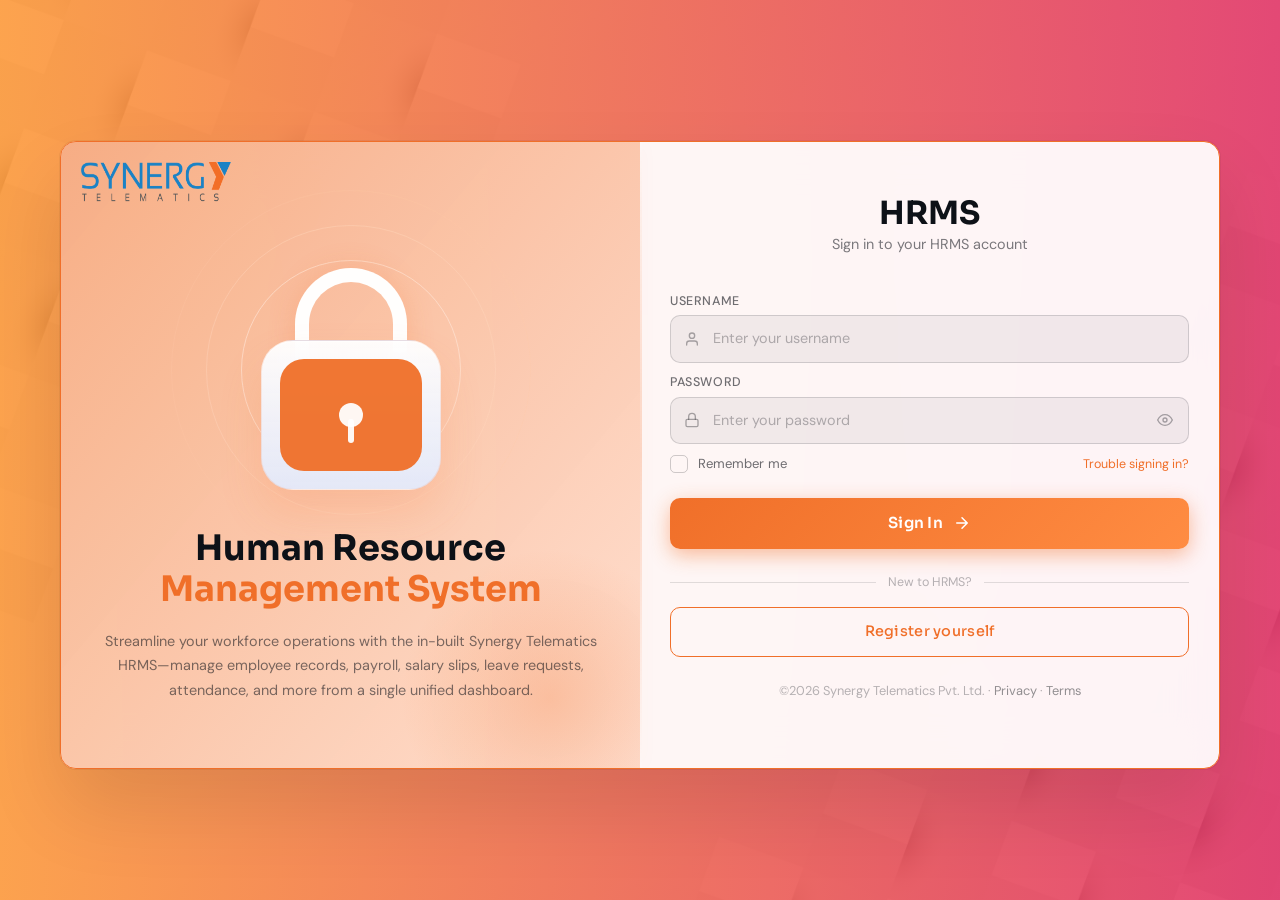
<file: index.html>
<!DOCTYPE html>
<html lang="en">

<head>
    <meta charset="UTF-8">
    <meta name="viewport" content="width=device-width, initial-scale=1.0">
    <title>HRMS Login — Synergy Telematics</title>
    <link href="https://cdn.jsdelivr.net/npm/bootstrap@5.3.8/dist/css/bootstrap.min.css" rel="stylesheet">
    <link
        href="https://fonts.googleapis.com/css2?family=Sora:wght@300;400;500;600;700&family=DM+Sans:wght@300;400;500&display=swap"
        rel="stylesheet">
    <link rel="stylesheet" href="css/login.css">
</head>

<body>
    <!-- Animated Background -->
    <div class="bg-scene">

    </div>

    <!-- Main -->
    <main class="main-wrap">
        <div class="login-container" id="loginContainer">

            <!-- Left Panel -->
            <div class="left-panel">
                <div class="synergy-logo">
                    <img src="assets/images/Synergy-logo.png" alt="Synergy Telematics logo">
                </div>
                <div class="lock-stage">
                    <div class="lock-ring lock-ring-one"></div>
                    <div class="lock-ring lock-ring-two"></div>
                    <div class="lock-ring lock-ring-three"></div>
                    <div class="lock-trigger" aria-hidden="true">
                        <span class="padlock-hero">
                            <span class="padlock-shackle"></span>
                            <span class="padlock-body">
                                <span class="padlock-core"></span>
                            </span>
                        </span>
                    </div>
                </div>
                <div class="left-content">
                    <h1 class="left-title">Human Resource <br>
                        <span class="accent-text">Management System</span>
                    </h1>
                    <p class="left-sub">Streamline your workforce operations with the in-built Synergy Telematics
                        HRMS—manage employee records, payroll, salary slips, leave requests, attendance, and more from a
                        single unified dashboard.</p>
                </div>
            </div>

            <!-- Right Panel — Login Form -->
            <div class="right-panel">
                <div class="form-card">
                    <div class="form-header">
                        <div>
                            <h2 class="form-title">HRMS</h2>
                            <p class="form-subtitle">Sign in to your HRMS account</p>
                        </div>
                    </div>

                    <form id="loginForm" novalidate>
                        <div class="field-group">
                            <label class="field-label" for="username">Username</label>
                            <div class="field-wrap">
                                <span class="field-icon">
                                    <svg width="16" height="16" viewBox="0 0 24 24" fill="none">
                                        <path d="M20 21v-2a4 4 0 0 0-4-4H8a4 4 0 0 0-4 4v2" stroke="currentColor"
                                            stroke-width="2" stroke-linecap="round" />
                                        <circle cx="12" cy="7" r="4" stroke="currentColor" stroke-width="2" />
                                    </svg>
                                </span>
                                <input type="text" id="username" class="field-input" placeholder="Enter your username"
                                    autocomplete="username">
                            </div>
                        </div>

                        <div class="field-group">
                            <label class="field-label" for="password">Password</label>
                            <div class="field-wrap">
                                <span class="field-icon">
                                    <svg width="16" height="16" viewBox="0 0 24 24" fill="none">
                                        <rect x="3" y="11" width="18" height="11" rx="2" ry="2" stroke="currentColor"
                                            stroke-width="2" />
                                        <path d="M7 11V7a5 5 0 0 1 10 0v4" stroke="currentColor" stroke-width="2"
                                            stroke-linecap="round" />
                                    </svg>
                                </span>
                                <input type="password" id="password" class="field-input"
                                    placeholder="Enter your password" autocomplete="current-password">
                                <button type="button" class="toggle-pw" id="togglePw" aria-label="Toggle password">
                                    <svg id="eyeIcon" width="16" height="16" viewBox="0 0 24 24" fill="none">
                                        <path d="M1 12s4-8 11-8 11 8 11 8-4 8-11 8-11-8-11-8z" stroke="currentColor"
                                            stroke-width="2" />
                                        <circle cx="12" cy="12" r="3" stroke="currentColor" stroke-width="2" />
                                    </svg>
                                </button>
                            </div>
                        </div>

                        <div class="remember-row">
                            <label class="custom-check">
                                <input type="checkbox" id="remember">
                                <span class="checkmark"></span>
                                <span class="check-label">Remember me</span>
                            </label>
                            <a href="forgotpassword.html" class="forgot-link">Trouble signing in?</a>
                        </div>

                        <button type="submit" class="btn-login">
                            <span class="btn-text">Sign In</span>
                            <span class="btn-arrow">
                                <svg width="18" height="18" viewBox="0 0 24 24" fill="none">
                                    <path d="M5 12h14M12 5l7 7-7 7" stroke="currentColor" stroke-width="2"
                                        stroke-linecap="round" stroke-linejoin="round" />
                                </svg>
                            </span>
                        </button>
                    </form>

                    <div class="divider">
                        <span>New to HRMS?</span>
                    </div>

                    <a href="#" class="btn-register">
                        Register yourself
                    </a>

                    <p class="form-footer">
                        ©2026 Synergy Telematics Pvt. Ltd. · <a href="#">Privacy</a> · <a href="#">Terms</a>
                    </p>
                </div>
            </div>

        </div>
    </main>

    <script src="https://cdn.jsdelivr.net/npm/bootstrap@5.3.8/dist/js/bootstrap.bundle.min.js"></script>
    <script src="js/login.js"></script>
</body>

</html>
</file>
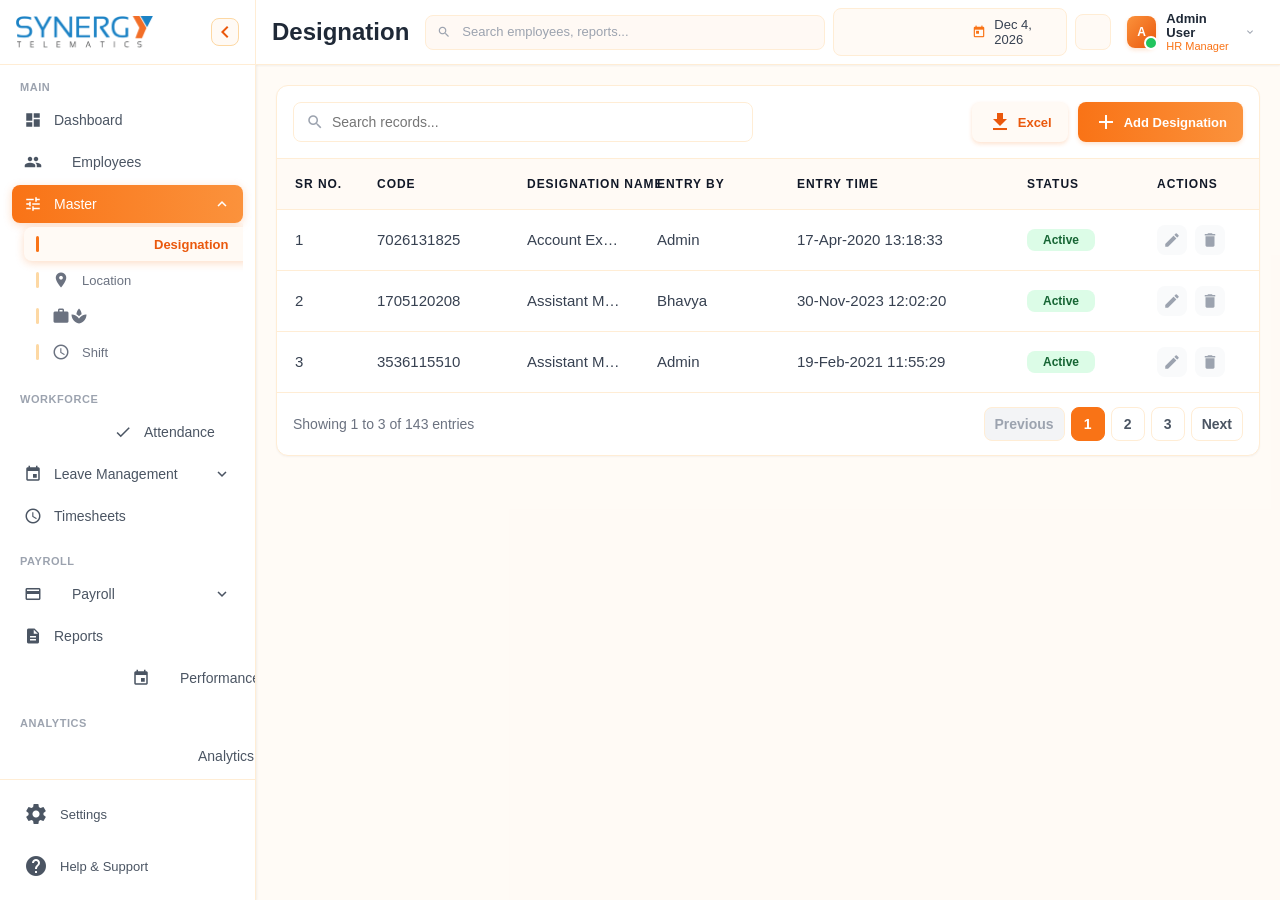
<file: Designation.html>
<!DOCTYPE html>
<html lang="en">

<head>
  <meta charset="UTF-8">
  <meta name="viewport" content="width=device-width, initial-scale=1.0">
  <title>HRCore - Master</title>
  <!-- <link href="https://cdn.jsdelivr.net/npm/bootstrap@5.3.8/dist/css/bootstrap.min.css" rel="stylesheet">  -->
  <link rel="stylesheet" href="css/base.css">
  <link rel="stylesheet" href="css/sidebar.css">
  <link rel="stylesheet" href="css/topbar.css">
  <link rel="stylesheet" href="css/components.css">
  <link rel="stylesheet" href="css/master.css">
  <link rel="stylesheet" href="css/responsive.css">
  <link href="https://fonts.googleapis.com/icon?family=Material+Icons" rel="stylesheet">
</head>

<body>
  <div class="app-container">
    <aside class="sidebar" id="sidebar">
      <div class="sidebar-header">
        <div class="logo-container">
          <img src="./assets/images/Synergy-logo.png" alt="Synergy HRMS" class="logo-full">
          <img src="./assets/images/synergyIcon (2).png" alt="Synergy" class="logo-icon" />
        </div>
        <button class="toggle-btn" id="toggleSidebar" aria-label="Collapse sidebar">
          <i class="material-icons" id="toggleIcon">chevron_left</i>
        </button>
      </div>

      <nav class="sidebar-nav">
        <div class="nav-section">
          <p class="nav-section-title">Main</p>
          <ul class="nav-items">

            <li>
              <button class="nav-item" data-item="Dashboard" data-url="dashboard.html">
                <i class="material-icons">dashboard</i>
                <span>Dashboard</span>
              </button>
            </li>

            <li>
              <button class="nav-item" data-item="Employees" data-url="employees.html">
                <i class="material-icons">groups</i>
                <span>Employees</span>
              </button>
            </li>

            <li class="has-children">
              <button class="nav-item nav-parent active" data-item="Master">
                <i class="material-icons">tune</i>
                <span>Master</span>
                <i class="material-icons nav-arrow">expand_more</i>
              </button>
              <ul class="sub-nav open">
                <li><button class="nav-item nav-sub active" data-item="Designation" data-url="Designation.html"><i
                      class="material-icons">badge</i><span>Designation</span></button></li>
                <li><button class="nav-item nav-sub" data-item="Location"><i
                      class="material-icons">location_on</i><span>Location</span></button></li>
                <li><button class="nav-item nav-sub" data-item="Grade"><i
                      class="material-icons">workspace_premium</i><span>Grade</span></button></li>
                <li><button class="nav-item nav-sub" data-item="Shift"><i
                      class="material-icons">schedule</i><span>Shift</span></button></li>
              </ul>
            </li>

          </ul>
        </div>

        <div class="nav-section">
          <p class="nav-section-title">Workforce</p>
          <ul class="nav-items">
            <li>
              <button class="nav-item" data-item="Attendance">
                <i class="material-icons">fact_check</i><span>Attendance</span>
              </button>
            </li>
            <li class="has-children">
              <button class="nav-item nav-parent" data-item="Leave">
                <i class="material-icons">event</i>
                <span>Leave Management</span>
                <i class="material-icons nav-arrow">expand_more</i>
              </button>
              <ul class="sub-nav">
                <li><button class="nav-item nav-sub" data-item="Leave Apply"><i
                      class="material-icons">add_circle_outline</i><span>Apply Leave</span></button></li>
                <li><button class="nav-item nav-sub" data-item="Leave Balance"><i
                      class="material-icons">account_balance_wallet</i><span>Leave Balance</span></button></li>
                <li><button class="nav-item nav-sub" data-item="Leave Approval"><i
                      class="material-icons">task_alt</i><span>Approval</span><span class="badge">5</span></button></li>
              </ul>
            </li>
            <li>
              <button class="nav-item" data-item="Timesheets">
                <i class="material-icons">schedule</i><span>Timesheets</span>
              </button>
            </li>
          </ul>
        </div>

        <div class="nav-section">
          <p class="nav-section-title">Payroll</p>
          <ul class="nav-items">
            <li class="has-children">
              <button class="nav-item nav-parent" data-item="Payroll">
                <i class="material-icons">payments</i>
                <span>Payroll</span>
                <i class="material-icons nav-arrow">expand_more</i>
              </button>
              <ul class="sub-nav">
                <li><button class="nav-item nav-sub" data-item="Run Payroll"><i
                      class="material-icons">play_circle_outline</i><span>Run Payroll</span></button></li>
                <li><button class="nav-item nav-sub" data-item="Salary Slips"><i
                      class="material-icons">receipt_long</i><span>Salary Slips</span></button></li>
                <li><button class="nav-item nav-sub" data-item="Tax"><i
                      class="material-icons">account_balance</i><span>Tax & Deductions</span></button></li>
              </ul>
            </li>
            <li>
              <button class="nav-item" data-item="Reports">
                <i class="material-icons">description</i><span>Reports</span>
              </button>
            </li>
            <li>
              <button class="nav-item" data-item="Performance">
                <i class="material-icons">emoji_events</i><span>Performance</span>
              </button>
            </li>
          </ul>
        </div>

        <div class="nav-section">
          <p class="nav-section-title">Analytics</p>
          <ul class="nav-items">
            <li>
              <button class="nav-item" data-item="Analytics">
                <i class="material-icons">bar_chart</i><span>Analytics</span>
              </button>
            </li>
            <li>
              <button class="nav-item" data-item="Notifications">
                <i class="material-icons">notifications</i><span>Notifications</span><span class="badge">3</span>
              </button>
            </li>
          </ul>
        </div>
      </nav>

      <div class="sidebar-footer">
        <button class="sidebar-btn"><i class="material-icons">settings</i><span>Settings</span></button>
        <button class="sidebar-btn"><i class="material-icons">help</i><span>Help & Support</span></button>
      </div>
    </aside>
    <div class="sidebar-overlay" id="sidebarOverlay"></div>

    <div class="main-wrapper">
      <header class="topbar">
        <div class="topbar-left">
          <button class="mobile-menu-btn" id="mobileMenuBtn" aria-label="Open sidebar">
            <i class="material-icons">menu</i>
          </button>
          <h1 class="topbar-title">Designation</h1>
          <!-- <div class="topbar-heading">
            <div class="topbar-logo-container">
              <div class="logo-badge"><i class="material-icons">apartment</i></div>
              <div class="logo-text">
                <p class="logo-title">HRCore</p>
                <p class="logo-subtitle">Management Suite</p>
              </div>
            </div>
          </div> -->
        </div>
        <div class="topbar-right">
          <div class="search-container">
            <i class="material-icons">search</i>
            <input type="text" placeholder="Search employees, reports...">
          </div>
          <div class="date-badge">
            <i class="material-icons">calendar_today</i>
            <span id="currentDate">April 23,2026</span>
          </div>
          <button class="icon-btn" aria-label="Toggle theme"><i class="material-icons">light_mode</i></button>
          <div class="profile-container">
            <button class="profile-btn" id="profileBtn" aria-label="Open profile menu">
              <div class="avatar">A</div>
              <div class="profile-info">
                <p>Admin User</p><span>HR Manager</span>
              </div>
              <i class="material-icons">expand_more</i>
            </button>
            <div class="profile-dropdown" id="profileDropdown">
              <div class="dropdown-header">
                <p>Admin User</p><span>admin@hrcore.com</span>
              </div>
              <button>My Profile</button>
              <button>Account Settings</button>
              <button class="sign-out">Sign Out</button>
            </div>
          </div>
        </div>
      </header>

      <main class="master-page page-view active" id="masterPage">
        <!-- <div class="master-header">
          <div>
            <h1 class="master-title">Designation</h1>
            <p class="master-subtitle">Manage employee designations and maintain role structure across the organization
            </p>
          </div>
          <button class="master-primary-btn" id="openAddMaster">
            <i class="material-icons">add</i>
            <span>Add Master </span>
          </button>
        </div> -->
        <div class="master-panel">
          <div class="master-panel-header">
            <label class="master-search" for="masterSearch">
              <i class="material-icons">search</i>
              <input id="masterSearch" type="search" placeholder="Search records...">
            </label>
            <div class="" style="display: flex; gap: 10px; align-self: center;">
              <button class="master-export-btn">
                <i class="material-icons">file_download</i>
                <span>Excel</span>
              </button>
              <button class="master-primary-btn" id="openAddMaster">
                <i class="material-icons">add</i>
                <span>Add Designation</span>
              </button>
            </div>

          </div>
          <div class="master-table-wrap">
            <table class="master-table" data-master-table="designation" aria-label="Designation master records">
              <thead>
                <tr>
                  <th style="width: 82px">Sr No.</th>
                  <th style="width: 150px">Code</th>
                  <th>Designation Name</th>
                  <th style="width: 140px">Entry By</th>
                  <th style="width: 230px">Entry Time</th>
                  <th style="width: 130px">Status</th>
                  <th style="width: 120px">Actions</th>
                </tr>
              </thead>
              <tbody>
                <tr>
                  <td>1</td>
                  <td>7026131825</td>
                  <td>Account Executive</td>
                  <td>Admin</td>
                  <td>17-Apr-2020 13:18:33</td>
                  <td><span class="status-badge active">Active</span></td>
                  <td class="master-row-actions">
                    <button class="master-edit-btn" aria-label="Edit Account Executive">
                      <span class="material-icons">edit</span>
                    </button>
                    <button class="master-delete-btn" aria-label="Delete Account Executive">
                      <span class="material-icons">delete</span>
                    </button>
                  </td>
                </tr>
                <tr>
                  <td>2</td>
                  <td>1705120208</td>
                  <td>Assistant Manager - IT</td>
                  <td>Bhavya</td>
                  <td>30-Nov-2023 12:02:20</td>
                  <td><span class="status-badge active">Active</span></td>
                  <td class="master-row-actions">
                    <button class="master-edit-btn" aria-label="Edit Account Executive">
                      <span class="material-icons">edit</span>
                    </button>
                    <button class="master-delete-btn" aria-label="Delete Account Executive">
                      <span class="material-icons">delete</span>
                    </button>
                  </td>
                </tr>
                <tr>
                  <td>3</td>
                  <td>3536115510</td>
                  <td>Assistant Manager - Operations</td>
                  <td>Admin</td>
                  <td>19-Feb-2021 11:55:29</td>
                  <td><span class="status-badge active">Active</span></td>
                  <td class="master-row-actions">
                    <button class="master-edit-btn" aria-label="Edit Account Executive">
                      <span class="material-icons">edit</span>
                    </button>
                    <button class="master-delete-btn" aria-label="Delete Account Executive">
                      <span class="material-icons">delete</span>
                    </button>
                  </td>
                </tr>
              </tbody>
            </table>
          </div>
          <div class="master-pagination"><span>Showing 1 to 3 of 143 entries</span>
            <div><button disabled>Previous</button><button
                class="active">1</button><button>2</button><button>3</button><button>Next</button></div>
          </div>
        </div>
      </main>

      <div class="modal-backdrop" id="masterModalBackdrop" aria-hidden="true">
        <div class="master-modal" id="masterFormModal" role="dialog" aria-modal="true"
          aria-labelledby="masterModalTitle">
          <div class="modal-header">
            <div>
              <h2 id="masterModalTitle">Add Designation</h2>
              <p>Create or update a Designation record</p>
            </div>
            <button class="modal-close" data-modal-close aria-label="Close modal">
              <i class="material-icons">close</i>
            </button>
          </div>
          <div class="modal-body">
            <label class="modal-field-full">
              <span>Designation Name</span>
              <input id="masterNameInput" type="text" placeholder="Enter designation name">
            </label>
            <label>
              <span>Code</span>
              <input id="masterCodeInput" type="text" placeholder="Enter designation code">
            </label>

            <label class="modal-field">
              <span>Description</span>
              <input id="descriptionInput" type="text" placeholder="Optional note">
            </label>

            <label class="modal-field-full">
              <span>Status</span>
              <select id="masterStatusInput">
                <option value="Active">Active</option>
                <option value="Inactive">Inactive</option>
              </select>
            </label>

          </div>
          <div class="modal-footer">
            <button class="modal-secondary-btn" data-modal-close>Cancel</button>
            <button class="modal-primary-btn" id="saveMasterBtn">Save Record</button>
          </div>
        </div>
        <div class="master-modal delete-modal" id="deleteMasterModal" role="dialog" aria-modal="true"
          aria-labelledby="deleteMasterTitle">
          <div class="delete-icon">
            <i class="material-icons">delete_outline</i>
          </div>
          <h2 id="deleteMasterTitle">Delete this record?</h2>
          <p id="deleteMasterMessage">This action cannot be undone.</p>
          <div class="modal-footer">
            <button class="modal-secondary-btn" data-modal-close>Cancel</button>
            <button class="modal-danger-btn" id="confirmDeleteMaster">Delete</button>
          </div>
        </div>
      </div>
    </div>
  </div>

  <script src="https://cdn.jsdelivr.net/npm/bootstrap@5.3.8/dist/js/bootstrap.bundle.min.js"></script>
  <script src="js/layout.js"></script>
  <script src="js/master.js"></script>
</body>

</html>
</file>
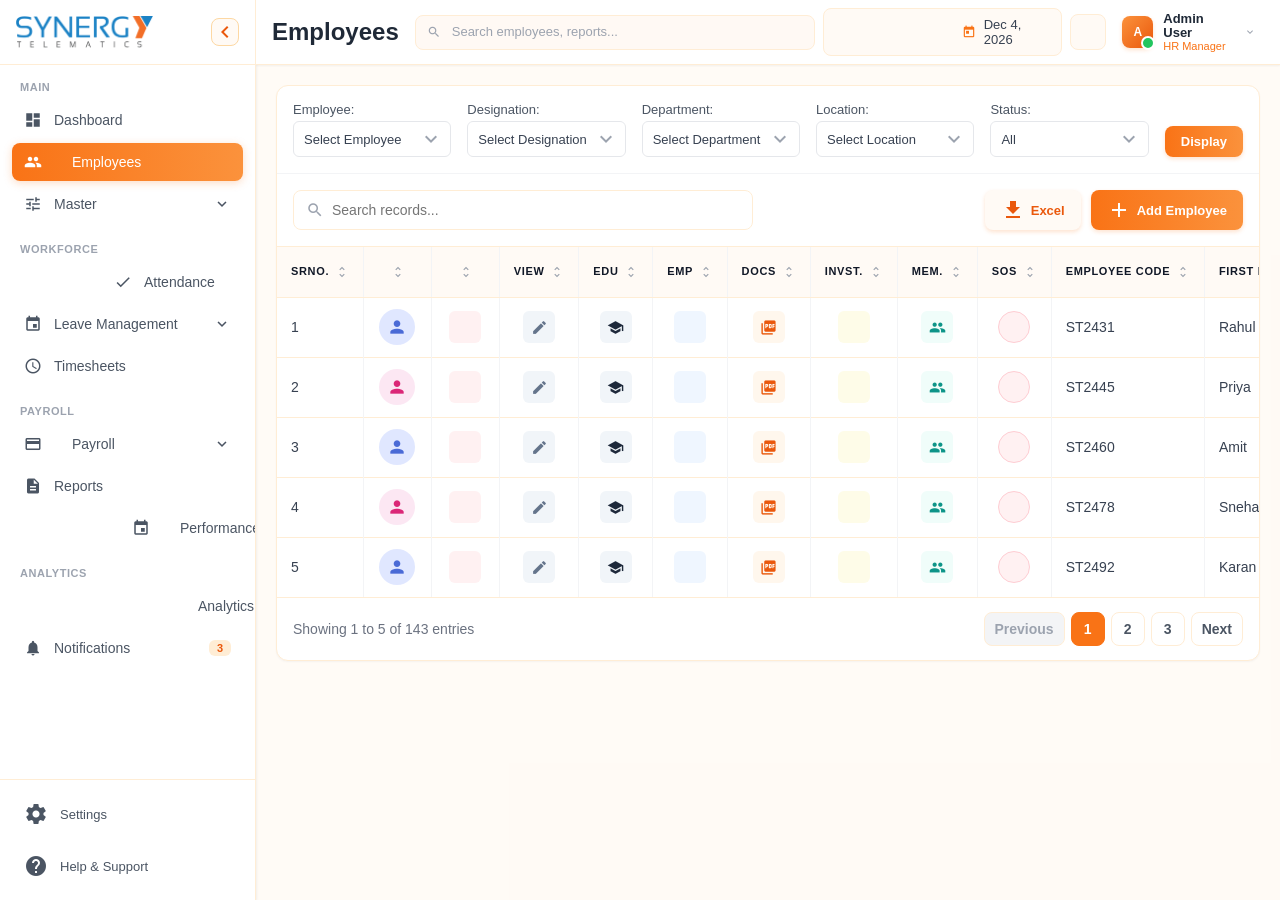
<file: employees.html>
<!DOCTYPE html>
<html lang="en">

<head>
  <meta charset="UTF-8">
  <meta name="viewport" content="width=device-width, initial-scale=1.0">
  <title>HRCore - Employees</title>
  <!-- <link href="https://cdn.jsdelivr.net/npm/bootstrap@5.3.8/dist/css/bootstrap.min.css" rel="stylesheet"> -->
  <link rel="stylesheet" href="css/base.css">
  <link rel="stylesheet" href="css/sidebar.css">
  <link rel="stylesheet" href="css/topbar.css">
  <link rel="stylesheet" href="css/components.css">
  <link rel="stylesheet" href="css/employees.css">
  <link rel="stylesheet" href="css/responsive.css">
  <link href="https://fonts.googleapis.com/icon?family=Material+Icons" rel="stylesheet">
</head>

<body>
  <div class="app-container">
    <aside class="sidebar" id="sidebar">
      <div class="sidebar-header">
        <div class="logo-container">
          <img src="./assets/images/Synergy-logo.png" alt="Synergy HRMS" class="logo-full">
          <img src="./assets/images/synergyIcon (2).png" alt="Synergy" class="logo-icon" />
        </div>
        <button class="toggle-btn" id="toggleSidebar" aria-label="Collapse sidebar">
          <i class="material-icons" id="toggleIcon">chevron_left</i>
        </button>
      </div>

      <nav class="sidebar-nav">
        <div class="nav-section">
          <p class="nav-section-title">Main</p>
          <ul class="nav-items">

            <li>
              <button class="nav-item" data-item="Dashboard" data-url="dashboard.html">
                <i class="material-icons">dashboard</i>
                <span>Dashboard</span>
              </button>
            </li>

            <li>
              <button class="nav-item active" data-item="Employees" data-url="employees.html">
                <i class="material-icons">groups</i>
                <span>Employees</span>
              </button>
            </li>

            <li class="has-children">
              <button class="nav-item nav-parent" data-item="Master">
                <i class="material-icons">tune</i>
                <span>Master</span>
                <i class="material-icons nav-arrow">expand_more</i>
              </button>
              <ul class="sub-nav">
                <li><button class="nav-item nav-sub" data-item="Designation" data-url="Designation.html"><i
                      class="material-icons">badge</i><span>Designation</span></button></li>
                <li><button class="nav-item nav-sub" data-item="Location"><i
                      class="material-icons">location_on</i><span>Location</span></button></li>
                <li><button class="nav-item nav-sub" data-item="Grade"><i
                      class="material-icons">workspace_premium</i><span>Grade</span></button></li>
                <li><button class="nav-item nav-sub" data-item="Shift"><i
                      class="material-icons">schedule</i><span>Shift</span></button></li>
              </ul>
            </li>

          </ul>
        </div>

        <div class="nav-section">
          <p class="nav-section-title">Workforce</p>
          <ul class="nav-items">
            <li>
              <button class="nav-item" data-item="Attendance">
                <i class="material-icons">fact_check</i><span>Attendance</span>
              </button>
            </li>
            <li class="has-children">
              <button class="nav-item nav-parent" data-item="Leave">
                <i class="material-icons">event</i>
                <span>Leave Management</span>
                <i class="material-icons nav-arrow">expand_more</i>
              </button>
              <ul class="sub-nav">
                <li><button class="nav-item nav-sub" data-item="Leave Apply"><i
                      class="material-icons">add_circle_outline</i><span>Apply Leave</span></button></li>
                <li><button class="nav-item nav-sub" data-item="Leave Balance"><i
                      class="material-icons">account_balance_wallet</i><span>Leave Balance</span></button></li>
                <li><button class="nav-item nav-sub" data-item="Leave Approval"><i
                      class="material-icons">task_alt</i><span>Approval</span><span class="badge">5</span></button></li>
              </ul>
            </li>
            <li>
              <button class="nav-item" data-item="Timesheets">
                <i class="material-icons">schedule</i><span>Timesheets</span>
              </button>
            </li>
          </ul>
        </div>

        <div class="nav-section">
          <p class="nav-section-title">Payroll</p>
          <ul class="nav-items">
            <li class="has-children">
              <button class="nav-item nav-parent" data-item="Payroll">
                <i class="material-icons">payments</i>
                <span>Payroll</span>
                <i class="material-icons nav-arrow">expand_more</i>
              </button>
              <ul class="sub-nav">
                <li><button class="nav-item nav-sub" data-item="Run Payroll"><i
                      class="material-icons">play_circle_outline</i><span>Run Payroll</span></button></li>
                <li><button class="nav-item nav-sub" data-item="Salary Slips"><i
                      class="material-icons">receipt_long</i><span>Salary Slips</span></button></li>
                <li><button class="nav-item nav-sub" data-item="Tax"><i
                      class="material-icons">account_balance</i><span>Tax & Deductions</span></button></li>
              </ul>
            </li>
            <li>
              <button class="nav-item" data-item="Reports">
                <i class="material-icons">description</i><span>Reports</span>
              </button>
            </li>
            <li>
              <button class="nav-item" data-item="Performance">
                <i class="material-icons">emoji_events</i><span>Performance</span>
              </button>
            </li>
          </ul>
        </div>

        <div class="nav-section">
          <p class="nav-section-title">Analytics</p>
          <ul class="nav-items">
            <li>
              <button class="nav-item" data-item="Analytics">
                <i class="material-icons">bar_chart</i><span>Analytics</span>
              </button>
            </li>
            <li>
              <button class="nav-item" data-item="Notifications">
                <i class="material-icons">notifications</i><span>Notifications</span><span class="badge">3</span>
              </button>
            </li>
          </ul>
        </div>
      </nav>

      <div class="sidebar-footer">
        <button class="sidebar-btn"><i class="material-icons">settings</i><span>Settings</span></button>
        <button class="sidebar-btn"><i class="material-icons">help</i><span>Help & Support</span></button>
      </div>
    </aside>
    <div class="sidebar-overlay" id="sidebarOverlay"></div>

    <div class="main-wrapper">
      <header class="topbar">
        <div class="topbar-left">
          <button class="mobile-menu-btn" id="mobileMenuBtn" aria-label="Open sidebar">
            <i class="material-icons">menu</i>
          </button>
          <h1 class="topbar-title">Employees</h1>
          <!-- <div class="topbar-heading">
            <div class="topbar-logo-container">
              <div class="logo-badge"><i class="material-icons">apartment</i></div>
              <div class="logo-text">
                <p class="logo-title">HRCore</p>
                <p class="logo-subtitle">Management Suite</p>
              </div>
            </div>
          </div> -->
        </div>
        <div class="topbar-right">
          <div class="search-container">
            <i class="material-icons">search</i>
            <input type="text" placeholder="Search employees, reports...">
          </div>
          <div class="date-badge">
            <i class="material-icons">calendar_today</i>
            <span id="currentDate">April 23,2026</span>
          </div>
          <button class="icon-btn" aria-label="Toggle theme"><i class="material-icons">light_mode</i></button>
          <div class="profile-container">
            <button class="profile-btn" id="profileBtn" aria-label="Open profile menu">
              <div class="avatar">A</div>
              <div class="profile-info">
                <p>Admin User</p><span>HR Manager</span>
              </div>
              <i class="material-icons">expand_more</i>
            </button>
            <div class="profile-dropdown" id="profileDropdown">
              <div class="dropdown-header">
                <p>Admin User</p><span>admin@hrcore.com</span>
              </div>
              <button>My Profile</button>
              <button>Account Settings</button>
              <button class="sign-out">Sign Out</button>
            </div>
          </div>
        </div>
      </header>

      <main class="master-page page-view active" id="masterPage">
        <div class="employee-panel">

          <!-- Filter Bar -->
          <div class="emp-filter-bar">
            <div class="emp-filter-fields">
              <div class="emp-filter-group">
                <label class="emp-filter-label" for="filterEmployee">Employee:</label>
                <div class="emp-filter-select-wrap">
                  <select id="filterEmployee" class="emp-filter-select">
                    <option value="">Select Employee</option>
                    <option>Rahul Sharma</option>
                    <option>Priya Mehta</option>
                    <option>Amit Patel</option>
                    <option>Sneha Joshi</option>
                    <option>Karan Verma</option>
                  </select>
                  <i class="material-icons emp-filter-arrow">expand_more</i>
                </div>
              </div>
              <div class="emp-filter-group">
                <label class="emp-filter-label" for="filterDesignation">Designation:</label>
                <div class="emp-filter-select-wrap">
                  <select id="filterDesignation" class="emp-filter-select">
                    <option value="">Select Designation</option>
                    <option>Senior Developer</option>
                    <option>HR Manager</option>
                    <option>Account Executive</option>
                    <option>Assistant Manager - Operations</option>
                    <option>Sales Executive</option>
                  </select>
                  <i class="material-icons emp-filter-arrow">expand_more</i>
                </div>
              </div>
              <div class="emp-filter-group">
                <label class="emp-filter-label" for="filterDepartment">Department:</label>
                <div class="emp-filter-select-wrap">
                  <select id="filterDepartment" class="emp-filter-select">
                    <option value="">Select Department</option>
                    <option>Information Technology</option>
                    <option>Human Resources</option>
                    <option>Finance</option>
                    <option>Operations</option>
                    <option>Sales</option>
                  </select>
                  <i class="material-icons emp-filter-arrow">expand_more</i>
                </div>
              </div>
              <div class="emp-filter-group">
                <label class="emp-filter-label" for="filterLocation">Location:</label>
                <div class="emp-filter-select-wrap">
                  <select id="filterLocation" class="emp-filter-select">
                    <option value="">Select Location</option>
                    <option>Mumbai</option>
                    <option>Delhi</option>
                    <option>Bangalore</option>
                    <option>Hyderabad</option>
                    <option>Pune</option>
                  </select>
                  <i class="material-icons emp-filter-arrow">expand_more</i>
                </div>
              </div>
              <div class="emp-filter-group">
                <label class="emp-filter-label" for="filterStatus">Status:</label>
                <div class="emp-filter-select-wrap">
                  <select id="filterStatus" class="emp-filter-select">
                    <option value="">All</option>
                    <option value="active">Active</option>
                    <option value="inactive">Inactive</option>
                    <option value="probation">Probation</option>
                  </select>
                  <i class="material-icons emp-filter-arrow">expand_more</i>
                </div>
              </div>
            </div>
            <button class="employee-primary-btn" id="filterDisplayBtn">Display</button>
          </div>
          <div class="employee-panel-header">
            <label class="employee-search" for="masterSearch">
              <i class="material-icons">search</i>
              <input id="masterSearch" type="search" placeholder="Search records...">
            </label>
            <div class="" style="display: flex; gap: 10px; align-self: center;">
              <button class="employee-export-btn">
                <i class="material-icons">file_download</i>
                <span>Excel</span>
              </button>
              <button class="employee-primary-btn" id="openAddEmployee"
                onclick="window.location.href='employeesadd.html'">
                <i class="material-icons">add</i>
                <span>Add Employee</span>
              </button>
            </div>
          </div>
          <div class="employee-table-wrap">
            <table class="employee-table" aria-label="Employee records">
              <thead>
                <tr>
                  <th class="col-srno">SRNO. <i class="material-icons sort-icon">unfold_more</i></th>
                  <th class="col-icon"><i class="material-icons sort-icon">unfold_more</i></th>
                  <th class="col-icon"><i class="material-icons sort-icon">unfold_more</i></th>
                  <th class="col-icon">VIEW <i class="material-icons sort-icon">unfold_more</i></th>
                  <th class="col-icon">EDU <i class="material-icons sort-icon">unfold_more</i></th>
                  <th class="col-icon">EMP <i class="material-icons sort-icon">unfold_more</i></th>
                  <th class="col-icon">DOCS <i class="material-icons sort-icon">unfold_more</i></th>
                  <th class="col-icon">INVST. <i class="material-icons sort-icon">unfold_more</i></th>
                  <th class="col-icon">MEM. <i class="material-icons sort-icon">unfold_more</i></th>
                  <th class="col-icon">SOS <i class="material-icons sort-icon">unfold_more</i></th>
                  <th>EMPLOYEE CODE <i class="material-icons sort-icon">unfold_more</i></th>
                  <th>FIRST NAME <i class="material-icons sort-icon">unfold_more</i></th>
                  <th>MIDDLE NAME <i class="material-icons sort-icon">unfold_more</i></th>
                  <th>LAST NAME <i class="material-icons sort-icon">unfold_more</i></th>
                  <th>CONTACT NO <i class="material-icons sort-icon">unfold_more</i></th>
                  <th>DESIGNATION <i class="material-icons sort-icon">unfold_more</i></th>
                  <th>LOCATION <i class="material-icons sort-icon">unfold_more</i></th>
                  <th>DEPARMENT <i class="material-icons sort-icon">unfold_more</i></th>
                  <th>COST CENTER <i class="material-icons sort-icon">unfold_more</i></th>
                  <th class="col-category">CATEGORY <i class="material-icons sort-icon">unfold_more</i></th>
                  <th class="col-email">COMPANY EMAIL ID <i class="material-icons sort-icon">unfold_more</i></th>
                  <th class="col-email">PERSONAL EMAIL ID <i class="material-icons sort-icon">unfold_more</i></th>
                  <th>REPORTING PERSON <i class="material-icons sort-icon">unfold_more</i></th>
                  <th class="col-narrow">BLOOD GROUP <i class="material-icons sort-icon">unfold_more</i></th>
                  <th>DATE OF BIRTH <i class="material-icons sort-icon">unfold_more</i></th>
                  <th>DATE OF JOINING <i class="material-icons sort-icon">unfold_more</i></th>
                  <th>BANK NAME <i class="material-icons sort-icon">unfold_more</i></th>
                  <th>ISFC <i class="material-icons sort-icon">unfold_more</i></th>
                  <th>BANK ACCOUNT NO. <i class="material-icons sort-icon">unfold_more</i></th>
                  <th class="col-emergency">EMERGENCY CONTACT PERSON <i class="material-icons sort-icon">unfold_more</i></th>
                  <th class="col-emergency">EMERGENCY MOBILE NO. <i class="material-icons sort-icon">unfold_more</i></th>
                  <th>STATUS <i class="material-icons sort-icon">unfold_more</i></th>
                </tr>
              </thead>
              <tbody>
                <tr>
                  <td>1</td>
                  <td class="col-icon"><div class="emp-avatar"><i class="material-icons">person</i></div></td>
                  <td class="col-icon"><button class="tbl-icon-btn red" title="Download"><i class="material-icons">south</i></button></td>
                  <td class="col-icon"><button class="tbl-icon-btn" title="View" onclick="" ><i class="material-icons">edit</i></button></td>
                  <td class="col-icon"><button class="tbl-icon-btn dark" title="Education"><i class="material-icons">school</i></button></td>
                  <td class="col-icon"><button class="tbl-icon-btn blue" title="Employment"><i class="material-icons">manage_accounts</i></button></td>
                  <td class="col-icon"><button class="tbl-icon-btn orange" title="Documents"><i class="material-icons">picture_as_pdf</i></button></td>
                  <td class="col-icon"><button class="tbl-icon-btn gold" title="Investments"><i class="material-icons">savings</i></button></td>
                  <td class="col-icon"><button class="tbl-icon-btn teal" title="Members"><i class="material-icons">group</i></button></td>
                  <td class="col-icon"><button class="tbl-icon-btn red-outline" title="SOS"><i class="material-icons">emergency</i></button></td>
                  <td>ST2431</td>
                  <td>Rahul</td>
                  <td>Kumar</td>
                  <td>Sharma</td>
                  <td>9876543210</td>
                  <td>Senior Developer</td>
                  <td>Mumbai</td>
                  <td>IT</td>
                  <td>CC-003 IT</td>
                  <td>GENERAL</td>
                  <td>rahul.sharma@synergy.com</td>
                  <td>rahul.kumar92@gmail.com</td>
                  <td>Priya Mehta</td>
                  <td>B+</td>
                  <td>15/Jun/1992</td>
                  <td>12/Jan/2022</td>
                  <td>HDFC Bank</td>
                  <td>HDFC0001234</td>
                  <td>50100234567890</td>
                  <td>Sunita Sharma</td>
                  <td>9876500001</td>
                  <td><span class="status-badge active">Active</span></td>
                </tr>
                <tr>
                  <td>2</td>
                  <td class="col-icon"><div class="emp-avatar female"><i class="material-icons">person</i></div></td>
                  <td class="col-icon"><button class="tbl-icon-btn red" title="Download"><i class="material-icons">south</i></button></td>
                  <td class="col-icon"><button class="tbl-icon-btn" title="View"><i class="material-icons">edit</i></button></td>
                  <td class="col-icon"><button class="tbl-icon-btn dark" title="Education"><i class="material-icons">school</i></button></td>
                  <td class="col-icon"><button class="tbl-icon-btn blue" title="Employment"><i class="material-icons">manage_accounts</i></button></td>
                  <td class="col-icon"><button class="tbl-icon-btn orange" title="Documents"><i class="material-icons">picture_as_pdf</i></button></td>
                  <td class="col-icon"><button class="tbl-icon-btn gold" title="Investments"><i class="material-icons">savings</i></button></td>
                  <td class="col-icon"><button class="tbl-icon-btn teal" title="Members"><i class="material-icons">group</i></button></td>
                  <td class="col-icon"><button class="tbl-icon-btn red-outline" title="SOS"><i class="material-icons">emergency</i></button></td>
                  <td>ST2445</td>
                  <td>Priya</td>
                  <td></td>
                  <td>Mehta</td>
                  <td>9123456780</td>
                  <td>HR Manager</td>
                  <td>Pune</td>
                  <td>HR</td>
                  <td>CC-001 Corporate</td>
                  <td>GENERAL</td>
                  <td>priya.mehta@synergy.com</td>
                  <td>priya.mehta90@gmail.com</td>
                  <td>Amit Patel</td>
                  <td>A+</td>
                  <td>22/Nov/1990</td>
                  <td>03/Mar/2020</td>
                  <td>State Bank of India</td>
                  <td>SBIN0005678</td>
                  <td>32190987654321</td>
                  <td>Vikram Mehta</td>
                  <td>9123400001</td>
                  <td><span class="status-badge active">Active</span></td>
                </tr>
                <tr>
                  <td>3</td>
                  <td class="col-icon"><div class="emp-avatar"><i class="material-icons">person</i></div></td>
                  <td class="col-icon"><button class="tbl-icon-btn red" title="Download"><i class="material-icons">south</i></button></td>
                  <td class="col-icon"><button class="tbl-icon-btn" title="View"><i class="material-icons">edit</i></button></td>
                  <td class="col-icon"><button class="tbl-icon-btn dark" title="Education"><i class="material-icons">school</i></button></td>
                  <td class="col-icon"><button class="tbl-icon-btn blue" title="Employment"><i class="material-icons">manage_accounts</i></button></td>
                  <td class="col-icon"><button class="tbl-icon-btn orange" title="Documents"><i class="material-icons">picture_as_pdf</i></button></td>
                  <td class="col-icon"><button class="tbl-icon-btn gold" title="Investments"><i class="material-icons">savings</i></button></td>
                  <td class="col-icon"><button class="tbl-icon-btn teal" title="Members"><i class="material-icons">group</i></button></td>
                  <td class="col-icon"><button class="tbl-icon-btn red-outline" title="SOS"><i class="material-icons">emergency</i></button></td>
                  <td>ST2460</td>
                  <td>Amit</td>
                  <td>Rajesh</td>
                  <td>Patel</td>
                  <td>9988776655</td>
                  <td>Account Executive</td>
                  <td>Bangalore</td>
                  <td>Finance</td>
                  <td>CC-002 Operations</td>
                  <td>OBC</td>
                  <td>amit.patel@synergy.com</td>
                  <td>amitpatel95@gmail.com</td>
                  <td>Rahul Sharma</td>
                  <td>O+</td>
                  <td>10/Mar/1995</td>
                  <td>19/Jul/2021</td>
                  <td>ICICI Bank</td>
                  <td>ICIC0002345</td>
                  <td>123456789012</td>
                  <td>Meena Patel</td>
                  <td>9988700001</td>
                  <td><span class="status-badge active">Active</span></td>
                </tr>
                <tr>
                  <td>4</td>
                  <td class="col-icon"><div class="emp-avatar female"><i class="material-icons">person</i></div></td>
                  <td class="col-icon"><button class="tbl-icon-btn red" title="Download"><i class="material-icons">south</i></button></td>
                  <td class="col-icon"><button class="tbl-icon-btn" title="View"><i class="material-icons">edit</i></button></td>
                  <td class="col-icon"><button class="tbl-icon-btn dark" title="Education"><i class="material-icons">school</i></button></td>
                  <td class="col-icon"><button class="tbl-icon-btn blue" title="Employment"><i class="material-icons">manage_accounts</i></button></td>
                  <td class="col-icon"><button class="tbl-icon-btn orange" title="Documents"><i class="material-icons">picture_as_pdf</i></button></td>
                  <td class="col-icon"><button class="tbl-icon-btn gold" title="Investments"><i class="material-icons">savings</i></button></td>
                  <td class="col-icon"><button class="tbl-icon-btn teal" title="Members"><i class="material-icons">group</i></button></td>
                  <td class="col-icon"><button class="tbl-icon-btn red-outline" title="SOS"><i class="material-icons">emergency</i></button></td>
                  <td>ST2478</td>
                  <td>Sneha</td>
                  <td></td>
                  <td>Joshi</td>
                  <td>9011223344</td>
                  <td>Asst Manager - Operations</td>
                  <td>Delhi</td>
                  <td>Operations</td>
                  <td>CC-002 Operations</td>
                  <td>GENERAL</td>
                  <td>sneha.joshi@synergy.com</td>
                  <td>snehajoshi88@gmail.com</td>
                  <td>Priya Mehta</td>
                  <td>AB+</td>
                  <td>05/Sep/1988</td>
                  <td>08/Nov/2019</td>
                  <td>Axis Bank</td>
                  <td>UTIB0003456</td>
                  <td>9200123456789</td>
                  <td>Ramesh Joshi</td>
                  <td>9011200001</td>
                  <td><span class="status-badge active">Active</span></td>
                </tr>
                <tr>
                  <td>5</td>
                  <td class="col-icon"><div class="emp-avatar"><i class="material-icons">person</i></div></td>
                  <td class="col-icon"><button class="tbl-icon-btn red" title="Download"><i class="material-icons">south</i></button></td>
                  <td class="col-icon"><button class="tbl-icon-btn" title="View"><i class="material-icons">edit</i></button></td>
                  <td class="col-icon"><button class="tbl-icon-btn dark" title="Education"><i class="material-icons">school</i></button></td>
                  <td class="col-icon"><button class="tbl-icon-btn blue" title="Employment"><i class="material-icons">manage_accounts</i></button></td>
                  <td class="col-icon"><button class="tbl-icon-btn orange" title="Documents"><i class="material-icons">picture_as_pdf</i></button></td>
                  <td class="col-icon"><button class="tbl-icon-btn gold" title="Investments"><i class="material-icons">savings</i></button></td>
                  <td class="col-icon"><button class="tbl-icon-btn teal" title="Members"><i class="material-icons">group</i></button></td>
                  <td class="col-icon"><button class="tbl-icon-btn red-outline" title="SOS"><i class="material-icons">emergency</i></button></td>
                  <td>ST2492</td>
                  <td>Karan</td>
                  <td>Singh</td>
                  <td>Verma</td>
                  <td>9765432100</td>
                  <td>Sales Executive</td>
                  <td>Hyderabad</td>
                  <td>Sales</td>
                  <td>CC-001 Corporate</td>
                  <td>GENERAL</td>
                  <td>karan.verma@synergy.com</td>
                  <td>karanverma97@gmail.com</td>
                  <td>Sneha Joshi</td>
                  <td>B-</td>
                  <td>18/Dec/1997</td>
                  <td>14/Feb/2023</td>
                  <td>Kotak Mahindra Bank</td>
                  <td>KKBK0004567</td>
                  <td>7811234567890</td>
                  <td>Sunita Verma</td>
                  <td>9765400001</td>
                  <td><span class="status-badge probation">Probation Period</span></td>
                </tr>
              </tbody>
            </table>
          </div>
          <div class="employee-pagination">
            <span>Showing 1 to 5 of 143 entries</span>
            <div>
              <button disabled>Previous</button>
              <button class="active">1</button>
              <button>2</button>
              <button>3</button>
              <button>Next</button>
            </div>
          </div>
        </div>
      </main>
    </div>
  </div>



  <script src="https://cdn.jsdelivr.net/npm/bootstrap@5.3.8/dist/js/bootstrap.bundle.min.js"></script>
  <script src="js/layout.js"></script>
  <script src="js/employees.js"></script>
</body>

</html>
</file>
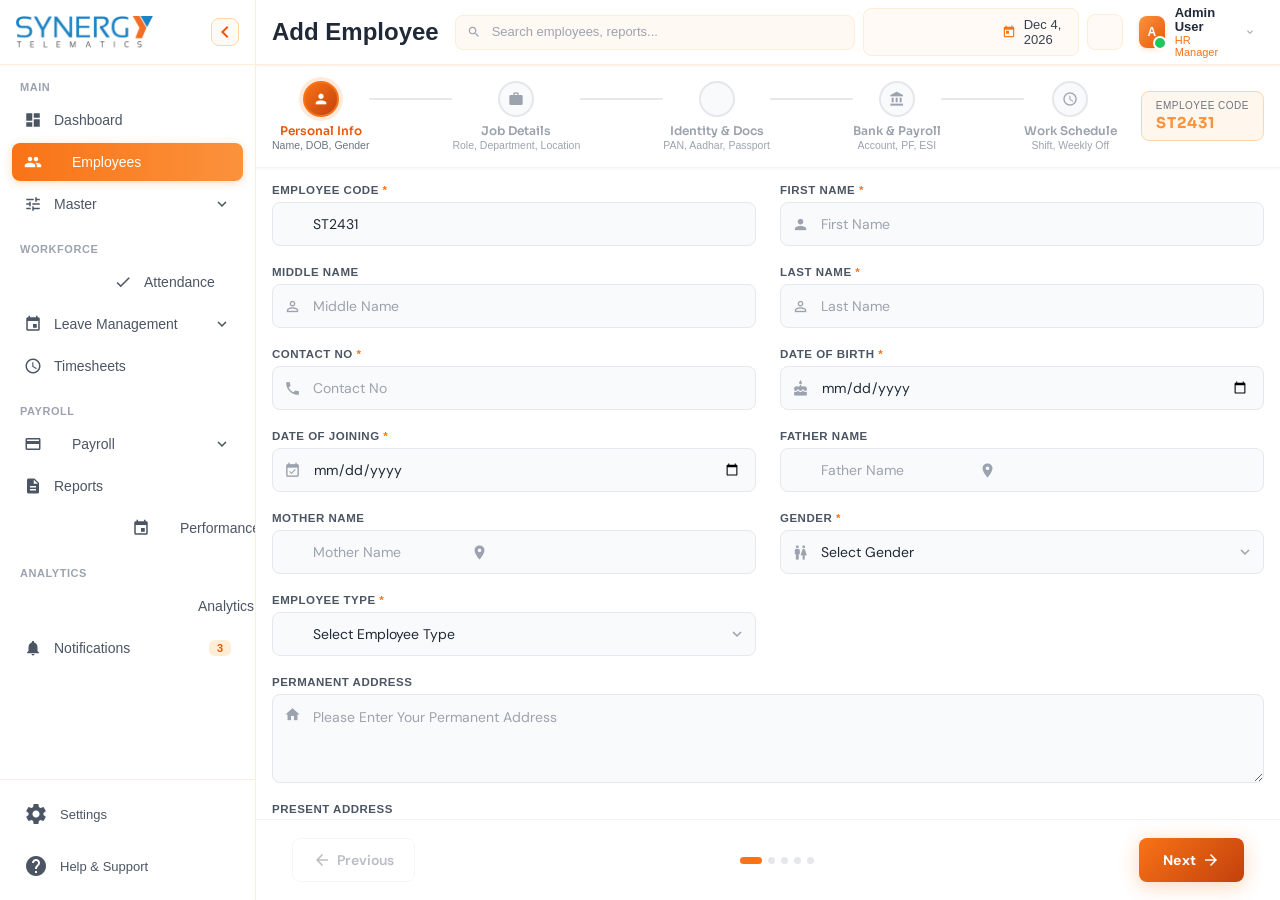
<file: employeesadd.html>
﻿<!DOCTYPE html>
<html lang="en">

<head>
  <meta charset="UTF-8">
  <meta name="viewport" content="width=device-width, initial-scale=1.0">
  <title>HRCore - Add Employee</title>
  <link rel="stylesheet" href="css/base.css">
  <link rel="stylesheet" href="css/sidebar.css">
  <link rel="stylesheet" href="css/topbar.css">
  <link rel="stylesheet" href="css/components.css">
  <link rel="stylesheet" href="css/employees.css">
  <link rel="stylesheet" href="css/responsive.css">
  <link href="https://fonts.googleapis.com/icon?family=Material+Icons" rel="stylesheet">
  <link
    href="https://fonts.googleapis.com/css2?family=Sora:wght@300;400;500;600;700&family=DM+Sans:wght@300;400;500;600&display=swap"
    rel="stylesheet">
</head>
<body>
  <div class="app-container">

    <!-- SIDEBAR -->
    <aside class="sidebar" id="sidebar">
      <div class="sidebar-header">
        <div class="logo-container">
          <img src="./assets/images/Synergy-logo.png" alt="Synergy HRMS" class="logo-full">
          <img src="./assets/images/synergyIcon (2).png" alt="Synergy" class="logo-icon" />
        </div>
        <button class="toggle-btn" id="toggleSidebar" aria-label="Collapse sidebar">
          <i class="material-icons" id="toggleIcon">chevron_left</i>
        </button>
      </div>

      <nav class="sidebar-nav">
        <div class="nav-section">
          <p class="nav-section-title">Main</p>
          <ul class="nav-items">
            <li>
              <button class="nav-item" data-item="Dashboard" data-url="dashboard.html">
                <i class="material-icons">dashboard</i>
                <span>Dashboard</span>
              </button>
            </li>
            <li>
              <button class="nav-item active" data-item="Employees" data-url="employees.html">
                <i class="material-icons">groups</i>
                <span>Employees</span>
              </button>
            </li>
            <li class="has-children">
              <button class="nav-item nav-parent" data-item="Master">
                <i class="material-icons">tune</i>
                <span>Master</span>
                <i class="material-icons nav-arrow">expand_more</i>
              </button>
              <ul class="sub-nav">
                <li><button class="nav-item nav-sub" data-item="Designation" data-url="Designation.html"><i
                      class="material-icons">badge</i><span>Designation</span></button></li>
                <li><button class="nav-item nav-sub" data-item="Location"><i
                      class="material-icons">location_on</i><span>Location</span></button></li>
                <li><button class="nav-item nav-sub" data-item="Grade"><i
                      class="material-icons">workspace_premium</i><span>Grade</span></button></li>
                <li><button class="nav-item nav-sub" data-item="Shift"><i
                      class="material-icons">schedule</i><span>Shift</span></button></li>
              </ul>
            </li>
          </ul>
        </div>

        <div class="nav-section">
          <p class="nav-section-title">Workforce</p>
          <ul class="nav-items">
            <li>
              <button class="nav-item" data-item="Attendance">
                <i class="material-icons">fact_check</i><span>Attendance</span>
              </button>
            </li>
            <li class="has-children">
              <button class="nav-item nav-parent" data-item="Leave">
                <i class="material-icons">event</i>
                <span>Leave Management</span>
                <i class="material-icons nav-arrow">expand_more</i>
              </button>
              <ul class="sub-nav">
                <li><button class="nav-item nav-sub" data-item="Leave Apply"><i
                      class="material-icons">add_circle_outline</i><span>Apply Leave</span></button></li>
                <li><button class="nav-item nav-sub" data-item="Leave Balance"><i
                      class="material-icons">account_balance_wallet</i><span>Leave Balance</span></button></li>
                <li><button class="nav-item nav-sub" data-item="Leave Approval"><i
                      class="material-icons">task_alt</i><span>Approval</span><span class="badge">5</span></button></li>
              </ul>
            </li>
            <li>
              <button class="nav-item" data-item="Timesheets">
                <i class="material-icons">schedule</i><span>Timesheets</span>
              </button>
            </li>
          </ul>
        </div>

        <div class="nav-section">
          <p class="nav-section-title">Payroll</p>
          <ul class="nav-items">
            <li class="has-children">
              <button class="nav-item nav-parent" data-item="Payroll">
                <i class="material-icons">payments</i>
                <span>Payroll</span>
                <i class="material-icons nav-arrow">expand_more</i>
              </button>
              <ul class="sub-nav">
                <li><button class="nav-item nav-sub" data-item="Run Payroll"><i
                      class="material-icons">play_circle_outline</i><span>Run Payroll</span></button></li>
                <li><button class="nav-item nav-sub" data-item="Salary Slips"><i
                      class="material-icons">receipt_long</i><span>Salary Slips</span></button></li>
                <li><button class="nav-item nav-sub" data-item="Tax"><i
                      class="material-icons">account_balance</i><span>Tax &amp; Deductions</span></button></li>
              </ul>
            </li>
            <li>
              <button class="nav-item" data-item="Reports">
                <i class="material-icons">description</i><span>Reports</span>
              </button>
            </li>
            <li>
              <button class="nav-item" data-item="Performance">
                <i class="material-icons">emoji_events</i><span>Performance</span>
              </button>
            </li>
          </ul>
        </div>

        <div class="nav-section">
          <p class="nav-section-title">Analytics</p>
          <ul class="nav-items">
            <li>
              <button class="nav-item" data-item="Analytics">
                <i class="material-icons">bar_chart</i><span>Analytics</span>
              </button>
            </li>
            <li>
              <button class="nav-item" data-item="Notifications">
                <i class="material-icons">notifications</i><span>Notifications</span><span class="badge">3</span>
              </button>
            </li>
          </ul>
        </div>
      </nav>

      <div class="sidebar-footer">
        <button class="sidebar-btn"><i class="material-icons">settings</i><span>Settings</span></button>
        <button class="sidebar-btn"><i class="material-icons">help</i><span>Help &amp; Support</span></button>
      </div>
    </aside>
    <div class="sidebar-overlay" id="sidebarOverlay"></div>

    <!-- MAIN WRAPPER -->
    <div class="main-wrapper">

      <!-- TOPBAR -->
      <header class="topbar">
        <div class="topbar-left">
          <button class="mobile-menu-btn" id="mobileMenuBtn" aria-label="Open sidebar">
            <i class="material-icons">menu</i>
          </button>
          <h1 class="topbar-title">Add Employee</h1>
        </div>
        <div class="topbar-right">
          <div class="search-container">
            <i class="material-icons">search</i>
            <input type="text" placeholder="Search employees, reports...">
          </div>
          <div class="date-badge">
            <i class="material-icons">calendar_today</i>
            <span id="currentDate"></span>
          </div>
          <button class="icon-btn" aria-label="Toggle theme"><i class="material-icons">light_mode</i></button>
          <div class="profile-container">
            <button class="profile-btn" id="profileBtn" aria-label="Open profile menu">
              <div class="avatar">A</div>
              <div class="profile-info">
                <p>Admin User</p><span>HR Manager</span>
              </div>
              <i class="material-icons">expand_more</i>
            </button>
            <div class="profile-dropdown" id="profileDropdown">
              <div class="dropdown-header">
                <p>Admin User</p><span>admin@hrcore.com</span>
              </div>
              <button>My Profile</button>
              <button>Account Settings</button>
              <button class="sign-out">Sign Out</button>
            </div>
          </div>
        </div>
      </header>

      <!-- ADD EMPLOYEE MAIN AREA -->
      <div class="add-emp-main">

        <!-- Form Shell -->
        <div class="form-shell">

          <!-- Left Panel: Step Wizard -->
          <aside class="left-panel">

            <div class="step-nav">
              <div class="step-item active" data-step="0">
                <div class="step-dot"><i class="material-icons">person</i></div>
                <div class="step-meta">
                  <p class="step-title">Personal Info</p>
                  <p class="step-desc">Name, DOB, Gender</p>
                </div>
              </div>
              <div class="step-connector"></div>
              <div class="step-item" data-step="1">
                <div class="step-dot"><i class="material-icons">work</i></div>
                <div class="step-meta">
                  <p class="step-title">Job Details</p>
                  <p class="step-desc">Role, Department, Location</p>
                </div>
              </div>
              <div class="step-connector"></div>
              <div class="step-item" data-step="2">
                <div class="step-dot"><i class="material-icons">badge</i></div>
                <div class="step-meta">
                  <p class="step-title">Identity &amp; Docs</p>
                  <p class="step-desc">PAN, Aadhar, Passport</p>
                </div>
              </div>
              <div class="step-connector"></div>
              <div class="step-item" data-step="3">
                <div class="step-dot"><i class="material-icons">account_balance</i></div>
                <div class="step-meta">
                  <p class="step-title">Bank &amp; Payroll</p>
                  <p class="step-desc">Account, PF, ESI</p>
                </div>
              </div>
              <div class="step-connector"></div>
              <div class="step-item" data-step="4">
                <div class="step-dot"><i class="material-icons">schedule</i></div>
                <div class="step-meta">
                  <p class="step-title">Work Schedule</p>
                  <p class="step-desc">Shift, Weekly Off</p>
                </div>
              </div>
            </div>

            <div class="panel-footer">
              <div class="emp-code-box">
                <span class="code-label">Employee Code</span>
                <span class="code-value" id="empCodeDisplay">ST2431</span>
              </div>
            </div>
          </aside>

          <!-- Right Panel: Form -->
          <main class="right-panel">
            <!-- <div class="form-header">
              <div>
                <h1 class="form-title" id="stepTitle">Personal Information</h1>
                <p class="form-subtitle" id="stepSubtitle">Enter the employee basic personal details below</p>
              </div>
              <button class="close-btn" onclick="window.location.href='employees.html'" aria-label="Back to Employees">
                <i class="material-icons">close</i>
              </button>
            </div> -->

            <div class="steps-wrapper">

              <!-- STEP 0: Personal Info -->
              <section class="step-section active" id="step-0">
                <div class="form-grid">
                  <div class="field-group col-half">
                    <label class="field-label" for="empCode">Employee Code <span class="req">*</span></label>
                    <div class="input-wrap">
                      <i class="material-icons input-icon">tag</i>
                      <input id="empCode" type="text" class="field-input" value="ST2431" placeholder="Employee Code">
                    </div>
                  </div>
                  <div class="field-group col-half">
                    <label class="field-label" for="firstName">First Name <span class="req">*</span></label>
                    <div class="input-wrap">
                      <i class="material-icons input-icon">person</i>
                      <input id="firstName" type="text" class="field-input" placeholder="First Name">
                    </div>
                  </div>
                  <div class="field-group col-third">
                    <label class="field-label" for="middleName">Middle Name</label>
                    <div class="input-wrap">
                      <i class="material-icons input-icon">person_outline</i>
                      <input id="middleName" type="text" class="field-input" placeholder="Middle Name">
                    </div>
                  </div>
                  <div class="field-group col-third">
                    <label class="field-label" for="lastName">Last Name <span class="req">*</span></label>
                    <div class="input-wrap">
                      <i class="material-icons input-icon">person_outline</i>
                      <input id="lastName" type="text" class="field-input" placeholder="Last Name">
                    </div>
                  </div>
                  <div class="field-group col-third">
                    <label class="field-label" for="contact">Contact No <span class="req">*</span></label>
                    <div class="input-wrap">
                      <i class="material-icons input-icon">phone</i>
                      <input id="contact" type="tel" class="field-input" placeholder="Contact No">
                    </div>
                  </div>
                  <div class="field-group col-half">
                    <label class="field-label" for="dob">Date of Birth <span class="req">*</span></label>
                    <div class="input-wrap">
                      <i class="material-icons input-icon">cake</i>
                      <input id="dob" type="date" class="field-input">
                    </div>
                  </div>
                  <div class="field-group col-half">
                    <label class="field-label" for="doj">Date of Joining <span class="req">*</span></label>
                    <div class="input-wrap">
                      <i class="material-icons input-icon">event_available</i>
                      <input id="doj" type="date" class="field-input">
                    </div>
                  </div>
                  <div class="field-group col-half">
                    <label class="field-label" for="fatherName">Father Name</label>
                    <div class="input-wrap">
                      <i class="material-icons input-icon">family_restroom</i>
                      <input id="fatherName" type="text" class="field-input" placeholder="Father Name">
                    </div>
                  </div>
                  <div class="field-group col-half">
                    <label class="field-label" for="motherName">Mother Name</label>
                    <div class="input-wrap">
                      <i class="material-icons input-icon">family_restroom</i>
                      <input id="motherName" type="text" class="field-input" placeholder="Mother Name">
                    </div>
                  </div>
                  <div class="field-group col-half">
                    <label class="field-label" for="gender">Gender <span class="req">*</span></label>
                    <div class="input-wrap select-wrap">
                      <i class="material-icons input-icon">wc</i>
                      <select id="gender" class="field-input field-select">
                        <option value="">Select Gender</option>
                        <option value="male">Male</option>
                        <option value="female">Female</option>
                        <option value="other">Other</option>
                      </select>
                      <i class="material-icons select-arrow">expand_more</i>
                    </div>
                  </div>
                  <div class="field-group col-half">
                    <label class="field-label" for="empType">Employee Type <span class="req">*</span></label>
                    <div class="input-wrap select-wrap">
                      <i class="material-icons input-icon">category</i>
                      <select id="empType" class="field-input field-select">
                        <option value="">Select Employee Type</option>
                        <option value="full-time">Full Time</option>
                        <option value="part-time">Part Time</option>
                        <option value="contract">Contract</option>
                        <option value="intern">Intern</option>
                      </select>
                      <i class="material-icons select-arrow">expand_more</i>
                    </div>
                  </div>
                  <div class="field-group col-full">
                    <label class="field-label" for="permAddress">Permanent Address</label>
                    <div class="input-wrap textarea-wrap">
                      <i class="material-icons input-icon">home</i>
                      <textarea id="permAddress" class="field-input field-textarea"
                        placeholder="Please Enter Your Permanent Address" rows="3"></textarea>
                    </div>
                  </div>
                  <div class="field-group col-full">
                    <label class="field-label" for="presAddress">Present Address</label>
                    <div class="input-wrap textarea-wrap">
                      <i class="material-icons input-icon">location_on</i>
                      <textarea id="presAddress" class="field-input field-textarea"
                        placeholder="Please Enter Your Present Address" rows="3"></textarea>
                    </div>
                    <div class="same-address-row">
                      <label class="checkbox-label">
                        <input type="checkbox" id="sameAddress" class="checkbox-input">
                        <span class="checkbox-custom"></span>
                        Same as Permanent Address
                      </label>
                    </div>
                  </div>
                </div>
              </section>

              <!-- STEP 1: Job Details -->
              <section class="step-section" id="step-1">
                <div class="form-grid">
                  <div class="field-group col-half">
                    <label class="field-label" for="designation">Designation <span class="req">*</span></label>
                    <div class="input-wrap select-wrap">
                      <i class="material-icons input-icon">badge</i>
                      <select id="designation" class="field-input field-select">
                        <option value="">--Select Designation--</option>
                        <option>Account Executive</option>
                        <option>Assistant Manager - IT</option>
                        <option>Assistant Manager - Operations</option>
                        <option>Senior Developer</option>
                        <option>HR Manager</option>
                      </select>
                      <i class="material-icons select-arrow">expand_more</i>
                    </div>
                  </div>
                  <div class="field-group col-half">
                    <label class="field-label" for="department">Department <span class="req">*</span></label>
                    <div class="input-wrap select-wrap">
                      <i class="material-icons input-icon">apartment</i>
                      <select id="department" class="field-input field-select">
                        <option value="">--Select Department--</option>
                        <option>Human Resources</option>
                        <option>Information Technology</option>
                        <option>Finance</option>
                        <option>Operations</option>
                        <option>Sales</option>
                      </select>
                      <i class="material-icons select-arrow">expand_more</i>
                    </div>
                  </div>
                  <div class="field-group col-half">
                    <label class="field-label" for="location">Location <span class="req">*</span></label>
                    <div class="input-wrap select-wrap">
                      <i class="material-icons input-icon">location_city</i>
                      <select id="location" class="field-input field-select">
                        <option value="">--Select Location--</option>
                        <option>Mumbai</option>
                        <option>Delhi</option>
                        <option>Bangalore</option>
                        <option>Hyderabad</option>
                        <option>Pune</option>
                      </select>
                      <i class="material-icons select-arrow">expand_more</i>
                    </div>
                  </div>
                  <div class="field-group col-half">
                    <label class="field-label" for="reportingTo">Reporting To</label>
                    <div class="input-wrap select-wrap">
                      <i class="material-icons input-icon">supervisor_account</i>
                      <select id="reportingTo" class="field-input field-select">
                        <option value="">--Select Manager--</option>
                        <option>Rahul Sharma</option>
                        <option>Priya Mehta</option>
                        <option>Amit Patel</option>
                      </select>
                      <i class="material-icons select-arrow">expand_more</i>
                    </div>
                  </div>
                  <div class="field-group col-half">
                    <label class="field-label" for="emailId">Official Email ID <span class="req">*</span></label>
                    <div class="input-wrap">
                      <i class="material-icons input-icon">email</i>
                      <input id="emailId" type="email" class="field-input" placeholder="Official Email ID">
                    </div>
                  </div>
                  <div class="field-group col-half">
                    <label class="field-label" for="personalEmail">Personal Email ID</label>
                    <div class="input-wrap">
                      <i class="material-icons input-icon">alternate_email</i>
                      <input id="personalEmail" type="email" class="field-input" placeholder="Personal Email ID">
                    </div>
                  </div>
                  <div class="field-group col-half">
                    <label class="field-label" for="status">Status <span class="req">*</span></label>
                    <div class="input-wrap select-wrap">
                      <i class="material-icons input-icon">toggle_on</i>
                      <select id="status" class="field-input field-select">
                        <option value="active">Active</option>
                        <option value="inactive">Inactive</option>
                        <option value="probation">Probation</option>
                      </select>
                      <i class="material-icons select-arrow">expand_more</i>
                    </div>
                  </div>
                  <div class="field-group col-half">
                    <label class="field-label" for="projectName">Project Name</label>
                    <div class="input-wrap select-wrap">
                      <i class="material-icons input-icon">folder</i>
                      <select id="projectName" class="field-input field-select">
                        <option value="">--Select Project--</option>
                        <option>Project Alpha</option>
                        <option>Project Beta</option>
                        <option>Project Gamma</option>
                      </select>
                      <i class="material-icons select-arrow">expand_more</i>
                    </div>
                  </div>
                  <div class="field-group col-half">
                    <label class="field-label" for="costCenter">Cost Center</label>
                    <div class="input-wrap select-wrap">
                      <i class="material-icons input-icon">price_change</i>
                      <select id="costCenter" class="field-input field-select">
                        <option value="">--Select Cost Center--</option>
                        <option>CC-001 Corporate</option>
                        <option>CC-002 Operations</option>
                        <option>CC-003 IT</option>
                      </select>
                      <i class="material-icons select-arrow">expand_more</i>
                    </div>
                  </div>
                  <div class="field-group col-half">
                    <label class="field-label" for="grade">Grade</label>
                    <div class="input-wrap select-wrap">
                      <i class="material-icons input-icon">workspace_premium</i>
                      <select id="grade" class="field-input field-select">
                        <option value="">--Select Grade--</option>
                        <option>Grade A</option>
                        <option>Grade B</option>
                        <option>Grade C</option>
                      </select>
                      <i class="material-icons select-arrow">expand_more</i>
                    </div>
                  </div>
                  <div class="field-group col-full">
                    <label class="field-label" for="remarks">Remarks</label>
                    <div class="input-wrap textarea-wrap">
                      <i class="material-icons input-icon">comment</i>
                      <textarea id="remarks" class="field-input field-textarea" placeholder="Enter Remarks"
                        rows="3"></textarea>
                    </div>
                  </div>
                </div>
              </section>

              <!-- STEP 2: Identity & Docs -->
              <section class="step-section" id="step-2">
                <div class="form-grid">
                  <div class="field-group col-half">
                    <label class="field-label" for="aadhar">Aadhar Card No</label>
                    <div class="input-wrap">
                      <i class="material-icons input-icon">credit_card</i>
                      <input id="aadhar" type="text" class="field-input" placeholder="XXXX XXXX XXXX">
                    </div>
                  </div>
                  <div class="field-group col-half">
                    <label class="field-label" for="pan">PAN No</label>
                    <div class="input-wrap">
                      <i class="material-icons input-icon">description</i>
                      <input id="pan" type="text" class="field-input" placeholder="ABCDE1234F"
                        style="text-transform:uppercase">
                    </div>
                  </div>
                  <div class="field-group col-half">
                    <label class="field-label" for="voterId">Voter ID No</label>
                    <div class="input-wrap">
                      <i class="material-icons input-icon">how_to_vote</i>
                      <input id="voterId" type="text" class="field-input" placeholder="Voter ID No">
                    </div>
                  </div>
                  <div class="field-group col-half">
                    <label class="field-label" for="passport">Passport No</label>
                    <div class="input-wrap">
                      <i class="material-icons input-icon">flight_takeoff</i>
                      <input id="passport" type="text" class="field-input" placeholder="Passport No">
                    </div>
                  </div>
                  <div class="field-group col-half">
                    <label class="field-label" for="maritalStatus">Marital Status</label>
                    <div class="input-wrap select-wrap">
                      <i class="material-icons input-icon">favorite</i>
                      <select id="maritalStatus" class="field-input field-select">
                        <option value="single">Single</option>
                        <option value="married">Married</option>
                        <option value="divorced">Divorced</option>
                        <option value="widowed">Widowed</option>
                      </select>
                      <i class="material-icons select-arrow">expand_more</i>
                    </div>
                  </div>
                  <div class="field-group col-half">
                    <label class="field-label" for="dom">Date of Marriage</label>
                    <div class="input-wrap">
                      <i class="material-icons input-icon">celebration</i>
                      <input id="dom" type="date" class="field-input">
                    </div>
                  </div>
                  <div class="field-group col-half">
                    <label class="field-label" for="bloodGroup">Blood Group</label>
                    <div class="input-wrap select-wrap">
                      <i class="material-icons input-icon">bloodtype</i>
                      <select id="bloodGroup" class="field-input field-select">
                        <option value="A+">A+</option>
                        <option value="A-">A-</option>
                        <option value="B+">B+</option>
                        <option value="B-">B-</option>
                        <option value="O+">O+</option>
                        <option value="O-">O-</option>
                        <option value="AB+">AB+</option>
                        <option value="AB-">AB-</option>
                      </select>
                      <i class="material-icons select-arrow">expand_more</i>
                    </div>
                  </div>
                  <div class="field-group col-half">
                    <label class="field-label" for="category">Category</label>
                    <div class="input-wrap select-wrap">
                      <i class="material-icons input-icon">group</i>
                      <select id="category" class="field-input field-select">
                        <option value="general">GENERAL</option>
                        <option value="obc">OBC</option>
                        <option value="sc">SC</option>
                        <option value="st">ST</option>
                      </select>
                      <i class="material-icons select-arrow">expand_more</i>
                    </div>
                  </div>
                  <div class="field-group col-half">
                    <label class="field-label" for="assetDetails">Asset Details</label>
                    <div class="input-wrap">
                      <i class="material-icons input-icon">devices</i>
                      <input id="assetDetails" type="text" class="field-input" placeholder="Asset Details">
                    </div>
                  </div>
                  <div class="field-group col-half">
                    <label class="field-label">ESIS / GMC / GPA</label>
                    <div class="checkbox-group-row">
                      <label class="checkbox-label">
                        <input type="checkbox" class="checkbox-input" name="esigmc" value="esis">
                        <span class="checkbox-custom"></span>
                        ESIS
                      </label>
                      <label class="checkbox-label">
                        <input type="checkbox" class="checkbox-input" name="esigmc" value="gmc">
                        <span class="checkbox-custom"></span>
                        GMC
                      </label>
                      <label class="checkbox-label">
                        <input type="checkbox" class="checkbox-input" name="esigmc" value="gpa">
                        <span class="checkbox-custom"></span>
                        GPA
                      </label>
                    </div>
                  </div>
                  <div class="field-group col-full">
                    <label class="field-label" for="medHistory">Medical History</label>
                    <div class="input-wrap textarea-wrap">
                      <i class="material-icons input-icon">medical_information</i>
                      <textarea id="medHistory" class="field-input field-textarea"
                        placeholder="Enter any relevant medical history..." rows="3"></textarea>
                    </div>
                  </div>
                </div>
              </section>

              <!-- STEP 3: Bank & Payroll -->
              <section class="step-section" id="step-3">
                <div class="form-grid">
                  <div class="field-group col-half">
                    <label class="field-label" for="bankName">Bank Name</label>
                    <div class="input-wrap select-wrap">
                      <i class="material-icons input-icon">account_balance</i>
                      <select id="bankName" class="field-input field-select">
                        <option value="">--Select Bank--</option>
                        <option>State Bank of India</option>
                        <option>HDFC Bank</option>
                        <option>ICICI Bank</option>
                        <option>Axis Bank</option>
                        <option>Kotak Mahindra Bank</option>
                      </select>
                      <i class="material-icons select-arrow">expand_more</i>
                    </div>
                  </div>
                  <div class="field-group col-half">
                    <label class="field-label" for="accountNo">Account No</label>
                    <div class="input-wrap">
                      <i class="material-icons input-icon">numbers</i>
                      <input id="accountNo" type="text" class="field-input" placeholder="Bank Account Number">
                    </div>
                  </div>
                  <div class="field-group col-half">
                    <label class="field-label" for="ifsc">IFSC Code</label>
                    <div class="input-wrap">
                      <i class="material-icons input-icon">code</i>
                      <input id="ifsc" type="text" class="field-input" placeholder="Bank IFSC Code"
                        style="text-transform:uppercase">
                    </div>
                  </div>
                  <div class="field-group col-half">
                    <label class="field-label" for="pfUan">PF A/C No (UAN)</label>
                    <div class="input-wrap">
                      <i class="material-icons input-icon">savings</i>
                      <input id="pfUan" type="text" class="field-input" placeholder="PF(UAN) No">
                    </div>
                  </div>
                  <div class="field-group col-half">
                    <label class="field-label" for="uanNo">UAN No</label>
                    <div class="input-wrap">
                      <i class="material-icons input-icon">pin</i>
                      <input id="uanNo" type="text" class="field-input" placeholder="UAN No">
                    </div>
                  </div>
                  <div class="field-group col-half">
                    <label class="field-label" for="esiAc">ESI A/C No</label>
                    <div class="input-wrap">
                      <i class="material-icons input-icon">health_and_safety</i>
                      <input id="esiAc" type="text" class="field-input" placeholder="ESI A/C No">
                    </div>
                  </div>
                  <div class="field-group col-half">
                    <label class="field-label" for="voluntaryPf">Voluntary PF</label>
                    <div class="input-wrap select-wrap">
                      <i class="material-icons input-icon">volunteer_activism</i>
                      <select id="voluntaryPf" class="field-input field-select">
                        <option value="no">No</option>
                        <option value="yes">Yes</option>
                      </select>
                      <i class="material-icons select-arrow">expand_more</i>
                    </div>
                  </div>
                </div>
              </section>

              <!-- STEP 4: Work Schedule -->
              <section class="step-section" id="step-4">
                <div class="form-grid">
                  <div class="field-group col-half">
                    <label class="field-label" for="workingType">Working Type <span class="req">*</span></label>
                    <div class="input-wrap select-wrap">
                      <i class="material-icons input-icon">work_outline</i>
                      <select id="workingType" class="field-input field-select">
                        <option value="office">From Office</option>
                        <option value="home">Work From Home</option>
                        <option value="hybrid">Hybrid</option>
                      </select>
                      <i class="material-icons select-arrow">expand_more</i>
                    </div>
                  </div>
                  <div class="field-group col-half">
                    <label class="field-label" for="celebDob">Celebrating DOB</label>
                    <div class="input-wrap">
                      <i class="material-icons input-icon">cake</i>
                      <input id="celebDob" type="date" class="field-input">
                    </div>
                  </div>
                  <div class="field-group col-half">
                    <label class="field-label" for="inTime">In Time <span class="req">*</span></label>
                    <div class="input-wrap">
                      <i class="material-icons input-icon">login</i>
                      <input id="inTime" type="time" class="field-input" value="09:30">
                    </div>
                  </div>
                  <div class="field-group col-half">
                    <label class="field-label" for="outTime">Out Time <span class="req">*</span></label>
                    <div class="input-wrap">
                      <i class="material-icons input-icon">logout</i>
                      <input id="outTime" type="time" class="field-input" value="18:30">
                    </div>
                  </div>
                  <div class="field-group col-half">
                    <label class="field-label" for="weeklyOffCount">Weekly Off Count</label>
                    <div class="input-wrap">
                      <i class="material-icons input-icon">event_repeat</i>
                      <input id="weeklyOffCount" type="number" class="field-input" placeholder="Weekly Off Count"
                        min="0" max="7">
                    </div>
                  </div>
                  <div class="field-group col-half">
                    <label class="field-label" for="lateEntry">Applicable Late Entry</label>
                    <div class="input-wrap select-wrap">
                      <i class="material-icons input-icon">timer_off</i>
                      <select id="lateEntry" class="field-input field-select">
                        <option value="no">No</option>
                        <option value="yes">Yes</option>
                      </select>
                      <i class="material-icons select-arrow">expand_more</i>
                    </div>
                  </div>
                  <div class="field-group col-half">
                    <label class="field-label" for="payDeduction">Applicable Paydays Deduction</label>
                    <div class="input-wrap select-wrap">
                      <i class="material-icons input-icon">money_off</i>
                      <select id="payDeduction" class="field-input field-select">
                        <option value="no">No</option>
                        <option value="yes">Yes</option>
                      </select>
                      <i class="material-icons select-arrow">expand_more</i>
                    </div>
                  </div>
                  <div class="field-group col-half">
                    <label class="field-label" for="mobileAttendance">Mobile Based Attendance</label>
                    <div class="input-wrap select-wrap">
                      <i class="material-icons input-icon">smartphone</i>
                      <select id="mobileAttendance" class="field-input field-select">
                        <option value="yes">Yes</option>
                        <option value="no">No</option>
                      </select>
                      <i class="material-icons select-arrow">expand_more</i>
                    </div>
                  </div>
                  <div class="field-group col-full">
                    <label class="field-label">Weekly Off Days</label>
                    <div class="weekly-off-grid">
                      <label class="day-chip" data-day="mon"><input type="checkbox" value="monday"> Mon</label>
                      <label class="day-chip" data-day="tue"><input type="checkbox" value="tuesday"> Tue</label>
                      <label class="day-chip" data-day="wed"><input type="checkbox" value="wednesday"> Wed</label>
                      <label class="day-chip" data-day="thu"><input type="checkbox" value="thursday"> Thu</label>
                      <label class="day-chip" data-day="fri"><input type="checkbox" value="friday"> Fri</label>
                      <label class="day-chip" data-day="1sat"><input type="checkbox" value="1st_saturday"> 1st
                        Sat</label>
                      <label class="day-chip" data-day="2sat"><input type="checkbox" value="2nd_saturday"> 2nd
                        Sat</label>
                      <label class="day-chip" data-day="3sat"><input type="checkbox" value="3rd_saturday"> 3rd
                        Sat</label>
                      <label class="day-chip" data-day="4sat"><input type="checkbox" value="4th_saturday"> 4th
                        Sat</label>
                      <label class="day-chip" data-day="sun"><input type="checkbox" value="sunday"> Sun</label>
                      <label class="day-chip" data-day="sat"><input type="checkbox" value="saturday"> Sat</label>
                    </div>
                  </div>
                </div>

                <!-- Review Card -->
                <div class="review-card">
                  <div class="review-card-header">
                    <i class="material-icons">checklist</i>
                    Ready to Submit
                  </div>
                  <p class="review-card-body">Please review all the information before submitting. Once submitted, the
                    employee record will be created and an onboarding email will be sent.</p>
                </div>
              </section>

            </div><!-- /.steps-wrapper -->

            <!-- Footer Actions -->
            <div class="form-footer">
              <button class="btn-ghost" id="prevBtn" disabled>
                <i class="material-icons">arrow_back</i> Previous
              </button>
              <div class="step-dots" id="stepDots"></div>
              <button class="btn-primary" id="nextBtn">
                Next <i class="material-icons">arrow_forward</i>
              </button>
              <button class="btn-submit hidden" id="submitBtn">
                <i class="material-icons">check_circle</i> Submit Employee
              </button>
            </div>

          </main><!-- /.right-panel -->
        </div><!-- /.form-shell -->
      </div><!-- /.add-emp-main -->
    </div><!-- /.main-wrapper -->
  </div><!-- /.app-container -->

  <!-- Success Toast -->
  <div class="toast" id="successToast">
    <div class="toast-icon"><i class="material-icons">check_circle</i></div>
    <div>
      <p class="toast-title">Employee Added!</p>
      <p class="toast-sub">Record created successfully.</p>
    </div>
  </div>

  <script src="js/layout.js"></script>
  <script src="js/employees.js"></script>
</body>

</html>
</file>
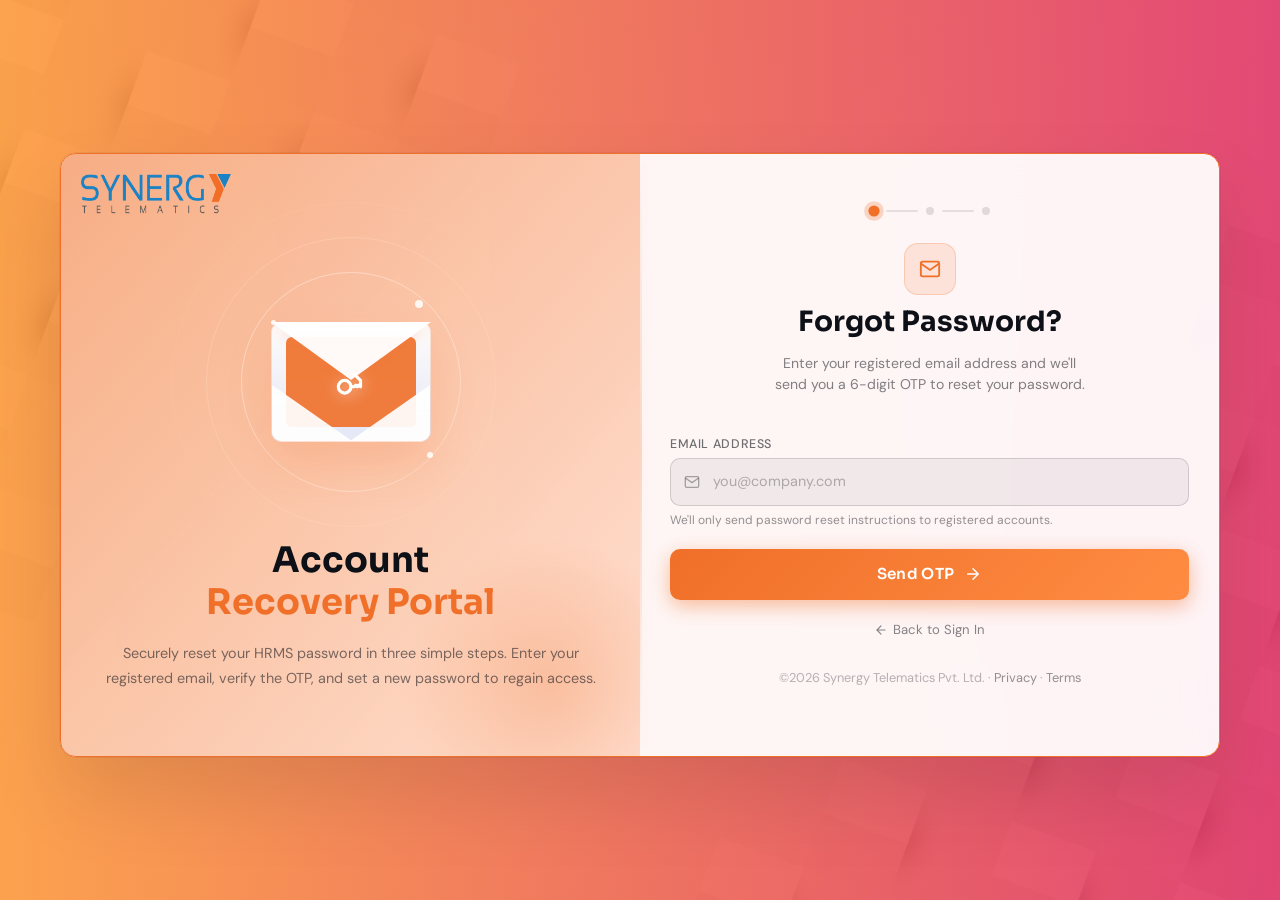
<file: forgotpassword.html>
<!DOCTYPE html>
<html lang="en">

<head>
    <meta charset="UTF-8">
    <meta name="viewport" content="width=device-width, initial-scale=1.0">
    <title>Forgot Password — Synergy Telematics HRMS</title>
    <link href="https://cdn.jsdelivr.net/npm/bootstrap@5.3.8/dist/css/bootstrap.min.css" rel="stylesheet">
    <link
        href="https://fonts.googleapis.com/css2?family=Sora:wght@300;400;500;600;700&family=DM+Sans:wght@300;400;500&display=swap"
        rel="stylesheet">
    <link rel="stylesheet" href="css/forgotpassword.css">
</head>

<body>

    <!-- Animated Background -->
    <div class="bg-scene"></div>

    <!-- Main -->
    <main class="main-wrap">
        <div class="login-container" id="loginContainer">

            <!-- Left Panel -->
            <div class="left-panel">

                <div class="synergy-logo">
                    <img src="assets/images/Synergy-logo.png" alt="Synergy Telematics logo">
                </div>

                <!-- Envelope Animation Stage -->
                <div class="lock-stage">
                    <div class="lock-ring lock-ring-one"></div>
                    <div class="lock-ring lock-ring-two"></div>
                    <div class="lock-ring lock-ring-three"></div>

                    <div class="envelope-hero" id="envelopeHero">
                        <div class="envelope-wrap">
                            <div class="env-body">
                                <div class="env-vline"></div>
                            </div>
                            <div class="env-flap"></div>
                            <div class="env-key">
                                <svg viewBox="0 0 24 24" fill="none" xmlns="http://www.w3.org/2000/svg">
                                    <circle cx="8" cy="15" r="4" stroke="white" stroke-width="2" />
                                    <path d="M12 15h2l1-1 1 1 1-1 1 1V11l-4-4" stroke="white" stroke-width="2"
                                        stroke-linecap="round" stroke-linejoin="round" />
                                </svg>
                            </div>
                        </div>
                        <div class="sparkle sparkle-1"></div>
                        <div class="sparkle sparkle-2"></div>
                        <div class="sparkle sparkle-3"></div>
                    </div>
                </div>

                <!-- Left Text Content -->
                <div class="left-content">
                    <h1 class="left-title">Account <br>
                        <span class="accent-text">Recovery Portal</span>
                    </h1>
                    <p class="left-sub">Securely reset your HRMS password in three simple steps. Enter your registered
                        email, verify the OTP, and set a new password to regain access.</p>
                </div>

            </div>
            <!-- /Left Panel -->

            <!-- Right Panel — Multi-step Form -->
            <div class="right-panel">
                <div class="form-card">

                    <!-- Step Progress Indicator -->
                    <div class="step-progress" id="stepProgress">
                        <div class="step-dot active" id="dot1"></div>
                        <div class="step-line" id="line1">
                            <div class="step-line-fill"></div>
                        </div>
                        <div class="step-dot" id="dot2"></div>
                        <div class="step-line" id="line2">
                            <div class="step-line-fill"></div>
                        </div>
                        <div class="step-dot" id="dot3"></div>
                    </div>

                    <!-- Step 1: Email Entry -->
                    <div class="step active" id="step1">
                        <div class="form-header">
                            <div class="icon-badge">
                                <svg width="22" height="22" viewBox="0 0 24 24" fill="none">
                                    <path
                                        d="M4 4h16c1.1 0 2 .9 2 2v12c0 1.1-.9 2-2 2H4c-1.1 0-2-.9-2-2V6c0-1.1.9-2 2-2z"
                                        stroke="currentColor" stroke-width="2" stroke-linejoin="round" />
                                    <polyline points="22,6 12,13 2,6" stroke="currentColor" stroke-width="2"
                                        stroke-linecap="round" />
                                </svg>
                            </div>
                            <h2 class="form-title">Forgot Password?</h2>
                            <p class="form-subtitle">Enter your registered email address and we'll<br>send you a 6-digit
                                OTP to reset your password.</p>
                        </div>

                        <div class="field-group">
                            <label class="field-label" for="email">Email Address</label>
                            <div class="field-wrap">
                                <span class="field-icon">
                                    <svg width="16" height="16" viewBox="0 0 24 24" fill="none">
                                        <path
                                            d="M4 4h16c1.1 0 2 .9 2 2v12c0 1.1-.9 2-2 2H4c-1.1 0-2-.9-2-2V6c0-1.1.9-2 2-2z"
                                            stroke="currentColor" stroke-width="2" />
                                        <polyline points="22,6 12,13 2,6" stroke="currentColor" stroke-width="2" />
                                    </svg>
                                </span>
                                <input type="email" id="email" class="field-input" placeholder="you@company.com"
                                    autocomplete="email">
                            </div>
                            <div class="field-error" id="emailError">Please enter a valid email address.</div>
                            <p class="field-hint">We'll only send password reset instructions to registered accounts.
                            </p>
                        </div>

                        <button type="button" class="btn-login" id="sendOtpBtn">
                            <span class="btn-text">Send OTP</span>
                            <span class="btn-arrow">
                                <svg width="18" height="18" viewBox="0 0 24 24" fill="none">
                                    <path d="M5 12h14M12 5l7 7-7 7" stroke="currentColor" stroke-width="2"
                                        stroke-linecap="round" stroke-linejoin="round" />
                                </svg>
                            </span>
                        </button>

                        <div class="back-link-wrap">
                            <a href="index.html" class="back-link">
                                <svg width="14" height="14" viewBox="0 0 24 24" fill="none">
                                    <path d="M19 12H5M12 19l-7-7 7-7" stroke="currentColor" stroke-width="2"
                                        stroke-linecap="round" />
                                </svg>
                                Back to Sign In
                            </a>
                        </div>

                        <p class="form-footer">©2026 Synergy Telematics Pvt. Ltd. · <a href="#">Privacy</a> · <a
                                href="#">Terms</a></p>
                    </div>
                    <!-- /Step 1 -->

                    <!-- Step 2: OTP Verification -->
                    <div class="step" id="step2">
                        <div class="form-header">
                            <div class="icon-badge">
                                <svg width="22" height="22" viewBox="0 0 24 24" fill="none">
                                    <rect x="5" y="2" width="14" height="20" rx="2" stroke="currentColor"
                                        stroke-width="2" />
                                    <line x1="9" y1="7" x2="15" y2="7" stroke="currentColor" stroke-width="2"
                                        stroke-linecap="round" />
                                    <line x1="9" y1="11" x2="15" y2="11" stroke="currentColor" stroke-width="2"
                                        stroke-linecap="round" />
                                    <circle cx="12" cy="16" r="1" fill="currentColor" />
                                </svg>
                            </div>
                            <h2 class="form-title">Verify OTP</h2>
                            <p class="form-subtitle">
                                Enter the 6-digit code sent to<br>
                                <strong id="emailDisplay" style="color:#0d1117; font-weight:600;"></strong>
                            </p>
                        </div>

                        <div class="otp-grid" id="otpGrid">
                            <input type="text" class="otp-cell" maxlength="1" inputmode="numeric" pattern="[0-9]"
                                aria-label="OTP digit 1">
                            <input type="text" class="otp-cell" maxlength="1" inputmode="numeric" pattern="[0-9]"
                                aria-label="OTP digit 2">
                            <input type="text" class="otp-cell" maxlength="1" inputmode="numeric" pattern="[0-9]"
                                aria-label="OTP digit 3">
                            <input type="text" class="otp-cell" maxlength="1" inputmode="numeric" pattern="[0-9]"
                                aria-label="OTP digit 4">
                            <input type="text" class="otp-cell" maxlength="1" inputmode="numeric" pattern="[0-9]"
                                aria-label="OTP digit 5">
                            <input type="text" class="otp-cell" maxlength="1" inputmode="numeric" pattern="[0-9]"
                                aria-label="OTP digit 6">
                        </div>
                        <div class="field-error" id="otpError" style="text-align:center; margin-top:8px;">
                            Incorrect OTP. Please try again.
                        </div>

                        <div class="resend-row">
                            Didn't receive it? &nbsp;
                            <span class="resend-link disabled" id="resendLink">
                                Resend OTP <span id="resendTimer">(0:30)</span>
                            </span>
                        </div>

                        <button type="button" class="btn-login" id="verifyOtpBtn">
                            <span class="btn-text">Verify OTP</span>
                            <span class="btn-arrow">
                                <svg width="18" height="18" viewBox="0 0 24 24" fill="none">
                                    <path d="M5 12h14M12 5l7 7-7 7" stroke="currentColor" stroke-width="2"
                                        stroke-linecap="round" stroke-linejoin="round" />
                                </svg>
                            </span>
                        </button>

                        <div class="back-link-wrap">
                            <a href="#" class="back-link" id="backToStep1">
                                <svg width="14" height="14" viewBox="0 0 24 24" fill="none">
                                    <path d="M19 12H5M12 19l-7-7 7-7" stroke="currentColor" stroke-width="2"
                                        stroke-linecap="round" />
                                </svg>
                                Change email address
                            </a>
                        </div>

                        <p class="form-footer">©2026 Synergy Telematics Pvt. Ltd. · <a href="#">Privacy</a> · <a
                                href="#">Terms</a></p>
                    </div>
                    <!-- /Step 2 -->

                    <!-- Step 3: Set New Password -->
                    <div class="step" id="step3">
                        <div class="form-header">
                            <div class="icon-badge">
                                <svg width="22" height="22" viewBox="0 0 24 24" fill="none">
                                    <rect x="3" y="11" width="18" height="11" rx="2" stroke="currentColor"
                                        stroke-width="2" />
                                    <path d="M7 11V7a5 5 0 0 1 10 0v4" stroke="currentColor" stroke-width="2"
                                        stroke-linecap="round" />
                                    <circle cx="12" cy="16" r="1" fill="currentColor" />
                                </svg>
                            </div>
                            <h2 class="form-title">Set New Password</h2>
                            <p class="form-subtitle">Create a strong password to secure your HRMS account.</p>
                        </div>

                        <div class="field-group">
                            <label class="field-label" for="newPassword">New Password</label>
                            <div class="field-wrap">
                                <span class="field-icon">
                                    <svg width="16" height="16" viewBox="0 0 24 24" fill="none">
                                        <rect x="3" y="11" width="18" height="11" rx="2" stroke="currentColor"
                                            stroke-width="2" />
                                        <path d="M7 11V7a5 5 0 0 1 10 0v4" stroke="currentColor" stroke-width="2"
                                            stroke-linecap="round" />
                                    </svg>
                                </span>
                                <input type="password" id="newPassword" class="field-input"
                                    placeholder="Min. 8 characters" autocomplete="new-password">
                                <button type="button" class="toggle-pw" id="toggleNew" aria-label="Toggle password">
                                    <svg width="16" height="16" viewBox="0 0 24 24" fill="none" id="eyeNew">
                                        <path d="M1 12s4-8 11-8 11 8 11 8-4 8-11 8-11-8-11-8z" stroke="currentColor"
                                            stroke-width="2" />
                                        <circle cx="12" cy="12" r="3" stroke="currentColor" stroke-width="2" />
                                    </svg>
                                </button>
                            </div>
                            <div class="strength-bar" id="strengthBar">
                                <div class="strength-seg" id="seg1"></div>
                                <div class="strength-seg" id="seg2"></div>
                                <div class="strength-seg" id="seg3"></div>
                                <div class="strength-seg" id="seg4"></div>
                            </div>
                            <div class="strength-label" id="strengthLabel"></div>
                        </div>

                        <div class="field-group">
                            <label class="field-label" for="confirmPassword">Confirm Password</label>
                            <div class="field-wrap">
                                <span class="field-icon">
                                    <svg width="16" height="16" viewBox="0 0 24 24" fill="none">
                                        <rect x="3" y="11" width="18" height="11" rx="2" stroke="currentColor"
                                            stroke-width="2" />
                                        <path d="M7 11V7a5 5 0 0 1 10 0v4" stroke="currentColor" stroke-width="2"
                                            stroke-linecap="round" />
                                    </svg>
                                </span>
                                <input type="password" id="confirmPassword" class="field-input"
                                    placeholder="Re-enter your password" autocomplete="new-password">
                                <button type="button" class="toggle-pw" id="toggleConfirm"
                                    aria-label="Toggle confirm password">
                                    <svg width="16" height="16" viewBox="0 0 24 24" fill="none" id="eyeConfirm">
                                        <path d="M1 12s4-8 11-8 11 8 11 8-4 8-11 8-11-8-11-8z" stroke="currentColor"
                                            stroke-width="2" />
                                        <circle cx="12" cy="12" r="3" stroke="currentColor" stroke-width="2" />
                                    </svg>
                                </button>
                            </div>
                            <div class="field-error" id="confirmError">Passwords do not match.</div>
                        </div>

                        <button type="button" class="btn-login" id="resetBtn">
                            <span class="btn-text">Reset Password</span>
                            <span class="btn-arrow">
                                <svg width="18" height="18" viewBox="0 0 24 24" fill="none">
                                    <path d="M5 12h14M12 5l7 7-7 7" stroke="currentColor" stroke-width="2"
                                        stroke-linecap="round" stroke-linejoin="round" />
                                </svg>
                            </span>
                        </button>

                        <p class="form-footer" style="margin-top:20px;">©2026 Synergy Telematics Pvt. Ltd. · <a
                                href="#">Privacy</a> · <a href="#">Terms</a></p>
                    </div>
                    <!-- /Step 3 -->

                    <!-- Step 4: Success Screen -->
                    <div class="step" id="step4">
                        <div class="success-badge">
                            <svg class="success-check" width="32" height="32" viewBox="0 0 24 24" fill="none">
                                <polyline points="20 6 9 17 4 12" stroke="currentColor" stroke-width="2.5"
                                    stroke-linecap="round" stroke-linejoin="round" stroke-dasharray="100"
                                    stroke-dashoffset="100" style="animation: checkDraw 0.6s ease 0.3s forwards;" />
                            </svg>
                        </div>

                        <div class="form-header" style="flex-direction:column;">
                            <h2 class="form-title">Password Reset!</h2>
                            <p class="form-subtitle">Your password has been successfully updated.<br>You can now sign in
                                with your new password.</p>
                        </div>

                        <button type="button" class="btn-login" onclick="window.location.href='index.html'">
                            <span class="btn-text">Go to Sign In</span>
                            <span class="btn-arrow">
                                <svg width="18" height="18" viewBox="0 0 24 24" fill="none">
                                    <path d="M5 12h14M12 5l7 7-7 7" stroke="currentColor" stroke-width="2"
                                        stroke-linecap="round" stroke-linejoin="round" />
                                </svg>
                            </span>
                        </button>

                        <p class="form-footer" style="margin-top:24px;">©2026 Synergy Telematics Pvt. Ltd. · <a
                                href="#">Privacy</a> · <a href="#">Terms</a></p>
                    </div>
                    <!-- /Step 4 -->

                </div>
            </div>
            <!-- /Right Panel -->

        </div>
    </main>

    <script src="https://cdn.jsdelivr.net/npm/bootstrap@5.3.8/dist/js/bootstrap.bundle.min.js"></script>
    <script src="js/forgotpassword.js"></script>
</body>

</html>
</file>
<file: css/login.css>
/* ─── Variables (Dark Mode — Default Base) ──────────────────── */
:root {
    --font-head: 'Sora', sans-serif;
    --font-body: 'DM Sans', sans-serif;

    --radius-sm: 10px;
    --radius-md: 16px;
    --radius-lg: 24px;
}

/* ─── Reset & Base ──────────────────────────────────────────── */
*,
*::before,
*::after {
    box-sizing: border-box;
    margin: 0;
    padding: 0;
}

html,
body {
    height: 100%;
    font-family: var(--font-body);
    background: #f0f4ff;
    color: #0d1117;
    overflow-x: hidden;
    transition: background 0.4s ease, color 0.4s ease;
}

/* ─── Animated Background ───────────────────────────────────── */
.bg-scene {
    position: fixed;
    inset: 0;
    width: 100%;
    height: 100%;
    z-index: 0;
    overflow: hidden;
    /* background-image: url('../assets/images/why-synergy-sec-5-bg.png'); */
    /* background-image: url('../assets/images/image\ 176.png'); */
    background: linear-gradient(91deg, #fd942fd8, #df285ed8), url(../assets/images/image\ 176.png); 
    background-repeat: no-repeat;
    background-size: cover;
    background-position: center;
}



/* ─── Main Layout ───────────────────────────────────────────── */
.main-wrap {
    position: relative;
    z-index: 10;
    min-height: 100vh;
    display: flex;
    align-items: center;
    justify-content: center;
    padding: 50px 20px 40px;
    /* display: none; */
}

.login-container {
    display: flex;
    position: relative;
    width: 100%;
    max-width: 1160px;
    min-height: 600px;
    background-color: rgba(255, 255, 255, 0.937);
    backdrop-filter: blur(24px);    
    border: 1px solid  rgb(240, 111, 41);
    border-radius: var(--radius-md);
    overflow: hidden;
    box-shadow: 0 40px 80px rgba(0, 0, 0, 0.10), 0 0 0 1px rgba(10, 15, 30, 0.05);
    animation: fadeUp 0.8s ease both;
    transition: background 0.4s ease, border-color 0.4s ease, box-shadow 0.4s ease;
}



@keyframes fadeUp {
    from {
        opacity: 0;
        transform: translateY(30px);
    }

    to {
        opacity: 1;
        transform: translateY(0);
    }
}

/* ─── Left Panel ────────────────────────────────────────────── */
.left-panel {
    flex: 0 0 50%;
    padding: 20px 20px;
    /* background: linear-gradient(145deg, rgba(196, 218, 248, 0.55) 0%, rgba(240, 244, 255, 0.35) 100%); */
    background: linear-gradient(130deg, rgba(240, 111, 41, 0.55) 0%, rgba(255, 180, 140, 0.35) 100%);
    /* background: linear-gradient(98deg,#f06f29 ,#c52c8d); */
    position: relative;
    overflow: hidden;
    display: flex;
    flex-direction: column;
    transition: flex-basis 0.85s cubic-bezier(0.22, 1, 0.36, 1), padding 0.85s cubic-bezier(0.22, 1, 0.36, 1), background 0.4s ease, border-color 0.4s ease;
}

.left-panel::before {
    content: '';
    position: absolute;
    width: 300px;
    height: 300px;
    /* background: radial-gradient(circle, rgba(37, 99, 235, 0.2) 0%, transparent 70%); */
    background: radial-gradient(circle, rgba(240, 111, 41, 0.25) 0%, transparent 70%);
    bottom: -80px;
    right: -60px;
    border-radius: 50%;
}

.synergy-logo {
    width: 150px;
    height: 40px;
    object-position: center;
    object-fit: contain;
}

.synergy-logo img {
    width: 100%;
    height: 100%;
}

.left-content {
    position: relative;
    z-index: 1;
    margin-top: auto;
    padding: 0 22px 26px;
    transition: padding 0.85s cubic-bezier(0.22, 1, 0.36, 1), transform 0.85s cubic-bezier(0.22, 1, 0.36, 1), max-width 0.85s cubic-bezier(0.22, 1, 0.36, 1);
}


.lock-stage {
    position: relative;
    z-index: 1;
    display: grid;
    place-items: center;
    min-height: 300px;
    margin: 18px 14px 8px;
    transition: min-height 0.85s cubic-bezier(0.22, 1, 0.36, 1), margin 0.85s cubic-bezier(0.22, 1, 0.36, 1);
}

.lock-trigger {
    background: transparent;
    border: none;
    padding: 0;
    display: block;
    cursor: default;
    border-radius: 28px;
    transition: transform 0.3s ease, filter 0.3s ease;
}

.lock-trigger:hover {
    transform: none;
    filter: none;
}


.lock-ring {
    position: absolute;
    inset: 50% auto auto 50%;
    border-radius: 50%;
    border: 1px solid rgba(255, 255, 255, 0.24);
    transform: translate(-50%, -50%);
}

.lock-ring-one {
    width: 220px;
    height: 220px;
    border: 1.5px solid rgba(255, 231, 217, 0.62);
    animation: pulseRing 4.4s ease-in-out infinite;
}

.lock-ring-two {
    width: 290px;
    height: 290px;
    border-color: rgba(255, 214, 188, 0.42);
    animation: pulseRing 4.8s ease-in-out infinite 0.8s;
}

.lock-ring-three {
    width: 360px;
    height: 360px;
    border-color: rgba(255, 200, 168, 0.24);
    animation: pulseRing 5.2s ease-in-out infinite 1.4s;
}

.padlock-hero {
    position: relative;
    width: 220px;
    height: 240px;
    display: flex;
    flex-direction: column;
    align-items: center;
    justify-content: flex-end;
    animation: lockFloat 5.5s ease-in-out infinite;
}

.padlock-shackle {
    position: absolute;
    top: 18px;
    left: 54px;
    width: 112px;
    height: 112px;
    border: 14px solid rgba(255, 255, 255, 0.98);
    border-bottom: none;
    border-radius: 64px 64px 0 0;
    box-shadow: 0 0 28px rgba(240, 111, 41, 0.2);
    transform-origin: right 72%;
    transition: transform 0.9s cubic-bezier(0.22, 1, 0.36, 1), top 0.9s cubic-bezier(0.22, 1, 0.36, 1), left 0.9s cubic-bezier(0.22, 1, 0.36, 1);
}

.padlock-body {
    position: relative;
    width: 180px;
    height: 150px;
    border-radius: 32px;
    background: linear-gradient(180deg, rgba(255, 255, 255, 0.94), rgba(225, 235, 255, 0.9));
    border: 1px solid rgba(240, 111, 41, 0.12);
    box-shadow: inset 0 1px 0 rgba(255, 255, 255, 0.65), 0 24px 44px rgba(240, 111, 41, 0.16);
    backdrop-filter: blur(14px);
}


.padlock-body::before {
    content: '';
    position: absolute;
    inset: 18px;
    border-radius: 24px;
    background: #f06f29;
    opacity: 0.95;
}



.padlock-core {
    position: absolute;
    left: 50%;
    top: 50%;
    width: 24px;
    height: 24px;
    border-radius: 50%;
    background: rgba(255, 255, 255, 0.94);
    transform: translate(-50%, -50%);
    z-index: 1;
}

.padlock-core::after {
    content: '';
    position: absolute;
    left: 50%;
    top: 16px;
    width: 6px;
    height: 24px;
    border-radius: 999px;
    background: rgba(255, 255, 255, 0.94);
    transform: translateX(-50%);
}



.left-title {
    font-family: var(--font-head);
    font-size: 2.2rem;
    font-weight: 700;
    line-height: 1.18;
    margin-bottom: 18px;
    color: #0d1117;
    text-align: center;
    transition: color 0.4s ease;
}

.accent-text {
    background: #f06f29;
    -webkit-background-clip: text;
    -webkit-text-fill-color: transparent;
    background-clip: text;
}

.left-sub {
    font-size: 0.9rem;
    color: rgba(13, 17, 23, 0.55);
    line-height: 1.7;
    margin-bottom: 20px;
    text-align: center;
    transition: color 0.4s ease;
}

/* ─── Right Panel ───────────────────────────────────────────── */
.right-panel {
    width: 50%;
    display: flex;
    align-items: center;
    justify-content: center;
    padding: 20px 30px;
    position: relative;
    overflow: hidden;
    transition: width 0.85s cubic-bezier(0.22, 1, 0.36, 1), padding 0.85s cubic-bezier(0.22, 1, 0.36, 1), opacity 0.7s ease, transform 0.85s cubic-bezier(0.22, 1, 0.36, 1);
}

.form-card {
    width: 100%;
    position: relative;
    z-index: 1;
    transition: transform 0.9s cubic-bezier(0.22, 1, 0.36, 1), opacity 0.9s ease;
}

.right-panel::before {
    content: '';
    position: absolute;
    inset: 0;
    background: linear-gradient(90deg, rgba(240, 111, 41, 0.16) 0%, rgba(240, 111, 41, 0.06) 20%, rgba(255, 255, 255, 0.03) 42%, transparent 62%);
    transform: translateX(-115%);
    transition: transform 1s cubic-bezier(0.22, 1, 0.36, 1);
    pointer-events: none;
}

.right-panel::after {
    content: '';
    position: absolute;
    top: 0;
    bottom: 0;
    left: 0;
    width: 2px;
    background: linear-gradient(180deg, transparent, rgba(240, 111, 41, 0.55), transparent);
    box-shadow: 0 0 18px rgba(240, 111, 41, 0.28);
    opacity: 0.45;
    transform: translateX(0);
    transition: transform 1s cubic-bezier(0.22, 1, 0.36, 1), opacity 0.6s ease;
    pointer-events: none;
}

.login-container.is-authenticating .padlock-hero {
    animation: lockPulse 0.9s ease-in-out infinite;
}

.login-container.is-unlocked .padlock-hero {
    animation: lockFloatOpen 1.1s ease forwards;
}

.login-container.is-unlocked .padlock-shackle {
    top: 8px;
    left: 126px;
    transform: rotate(32deg);
}

.login-container.is-unlocked .padlock-status {
    background: rgba(240, 111, 41, 0.16);
    border-color: rgba(240, 111, 41, 0.32);
    color: #8a3d11;
}

.login-container.is-unlocked .right-panel::before {
    transform: translateX(120%);
}

.login-container.is-unlocked .right-panel::after {
    transform: translateX(calc(100% + 40px));
    opacity: 0;
}

.login-container.is-unlocked .form-card {
    transform: translateX(18px);
}

@keyframes pulseRing {

    0%,
    100% {
        transform: translate(-50%, -50%) scale(0.96);
        opacity: 0.45;
    }

    50% {
        transform: translate(-50%, -50%) scale(1.04);
        opacity: 0.9;
    }
}

@keyframes lockFloat {

    0%,
    100% {
        transform: translateY(0);
    }

    50% {
        transform: translateY(-10px);
    }
}

@keyframes lockPulse {

    0%,
    100% {
        transform: scale(1);
    }

    50% {
        transform: scale(1.03);
    }
}

@keyframes lockFloatOpen {
    0% {
        transform: translateY(0) scale(1);
    }

    50% {
        transform: translateY(-10px) scale(1.03);
    }

    100% {
        transform: translateY(-4px) scale(1.01);
    }
}

.form-header {
    display: flex;
    align-items: center;
    justify-content: center;
    gap: 14px;
    margin-bottom: 20px;
}

.form-title {
    font-family: var(--font-head);
    font-size: 2rem;
    font-weight: 700;
    color: #0d1117;
    margin-bottom: 2px;
    transition: color 0.4s ease;
    text-align: center;
}

.form-subtitle {
    font-size: 0.9rem;
    color: rgba(13, 17, 23, 0.55);
    transition: color 0.4s ease;
}

/* ─── Fields ────────────────────────────────────────────────── */
.field-group {
    margin-bottom: 10px;
}

.field-label {
    display: block;
    font-size: 0.78rem;
    font-weight: 500;
    letter-spacing: 0.05em;
    text-transform: uppercase;
    color: rgba(13, 17, 23, 0.6);
    margin-bottom: 5px;
    transition: color 0.4s ease;
}

.field-wrap {
    position: relative;
    display: flex;
    align-items: center;
}

.field-icon {
    position: absolute;
    left: 14px;
    color: rgba(255, 255, 255, 0.35);
    display: flex;
    pointer-events: none;
    transition: color 0.2s;
}

.field-input {
    width: 100%;
    padding: 12px 42px;
    background: rgba(13, 17, 23, 0.05);
    border: 1px solid rgba(13, 17, 23, 0.15);
    border-radius: var(--radius-sm);
    color: #0d1117;
    font-family: var(--font-body);
    font-size: 0.9rem;
    outline: none;
    transition: border-color 0.25s, background 0.25s, box-shadow 0.25s, color 0.4s ease;
}

.field-input::placeholder {
    color: rgba(13, 17, 23, 0.30);
}

.field-input:focus {
    border-color: rgba(240, 111, 41, 0.52);
    background: rgba(240, 111, 41, 0.05);
    box-shadow: 0 0 0 4px rgba(240, 111, 41, 0.14);
}

.field-icon {
    color: rgba(13, 17, 23, 0.35);
}


.field-wrap:focus-within .field-icon {
    color: #f06f29;
}

.toggle-pw {
    position: absolute;
    right: 12px;
    background: none;
    border: none;
    color: rgba(13, 17, 23, 0.35);
    cursor: pointer;
    display: flex;
    padding: 4px;
    transition: color 0.2s;
}

.toggle-pw:hover {
    color: #0d1117;
}

/* ─── Forgot ────────────────────────────────────────────────── */
.forgot-link {
    font-size: 0.78rem;
    color: #f06f29;
    text-decoration: none;
    transition: color 0.2s;
}

.forgot-link:hover {
    color: #f06f29;
    text-decoration: underline;
}

/* ─── Remember ──────────────────────────────────────────────── */
.remember-row {
    margin-bottom: 24px;
    display: flex;
    align-items: center;
    justify-content: space-between;
}

.custom-check {
    display: flex;
    align-items: center;
    gap: 10px;
    cursor: pointer;
    user-select: none;
}

.custom-check input {
    display: none;
}

.checkmark {
    width: 18px;
    height: 18px;
    border: 1.5px solid rgba(13, 17, 23, 0.20);
    border-radius: 5px;
    background: transparent;
    flex-shrink: 0;
    display: flex;
    align-items: center;
    justify-content: center;
    transition: all 0.2s;
}

.custom-check input:checked~.checkmark {
    background: #f06f29;
    border-color: #f06f29;
}

.custom-check input:checked~.checkmark::after {
    content: '';
    width: 5px;
    height: 9px;
    border: 1.5px solid white;
    border-top: none;
    border-left: none;
    transform: rotate(45deg) translate(-1px, -1px);
    display: block;
}

.check-label {
    font-size: 0.82rem;
    color: rgba(13, 17, 23, 0.6);
    transition: color 0.4s ease;
}

/* ─── Login Button ──────────────────────────────────────────── */
.btn-login {
    width: 100%;
    padding: 14px 20px;
    background: linear-gradient(135deg, #f06f29, #ff8c42);
    border: none;
    border-radius: var(--radius-sm);
    color: #ffffff;
    font-family: var(--font-head);
    font-size: 0.95rem;
    font-weight: 600;
    letter-spacing: 0.02em;
    cursor: pointer;
    display: flex;
    align-items: center;
    justify-content: center;
    gap: 10px;
    transition: all 0.3s;
      box-shadow: 0 6px 20px rgba(240, 111, 41, 0.45);
    position: relative;
    overflow: hidden;
}

.btn-login::before {
    content: '';
    position: absolute;
    inset: 0;
    background: linear-gradient(135deg, #ff8c42, #f97316); 
    opacity: 0;
    transition: opacity 0.3s;
}

.btn-login:hover {
    transform: translateY(-2px);
    box-shadow: 0 10px 30px rgba(240, 111, 41, 0.6);
}

.btn-login:hover::before {
    opacity: 1;
}

.btn-login:active {
    transform: translateY(0);
}

.btn-login .btn-text,
.btn-login .btn-arrow {
    position: relative;
    z-index: 1;
}

.btn-arrow {
    display: flex;
    transition: transform 0.3s;
}

.btn-login:hover .btn-arrow {
    transform: translateX(3px);
}

/* ─── Divider ───────────────────────────────────────────────── */
.divider {
    display: flex;
    align-items: center;
    gap: 12px;
    margin: 24px 0 16px;
    font-size: 0.78rem;
    color: rgba(13, 17, 23, 0.30);
    transition: color 0.4s ease;
}

.divider::before,
.divider::after {
    content: '';
    flex: 1;
    height: 1px;
    background: rgba(13, 17, 23, 0.12);
    transition: background 0.4s ease;
}

/* ─── Register Button ───────────────────────────────────────── */

.btn-register {
    display: block;
    width: 100%;
    padding: 13px 20px;
    background: transparent;
    border: 1px solid #f06f29;
    border-radius: var(--radius-sm);
    color: #f06f29;
    font-family: var(--font-head);
    font-size: 0.9rem;
    font-weight: 500;
    text-align: center;
    text-decoration: none;
    letter-spacing: 0.02em;
    cursor: pointer;
    transition: all 0.3s;
}

.btn-register:hover {
    background: rgba(240, 111, 41, 0.1);
    border-color: #f06f29;
    color: #f06f29;
    transform: translateY(-1px);
    box-shadow: 0 6px 20px rgba(240, 111, 41, 0.2);
}

/* ─── Footer ────────────────────────────────────────────────── */


.form-footer {
    margin-top: 24px;
    text-align: center;
    font-size: 0.8rem;
    color: rgba(13, 17, 23, 0.30);
    transition: color 0.4s ease;
}

.form-footer a {
    color: rgba(13, 17, 23, 0.45);
    text-decoration: none;
    transition: color 0.2s;
}

.form-footer a:hover {
    color: rgba(13, 17, 23, 0.75);
}


/* ─── Responsive ────────────────────────────────────────────── */
@media (max-width: 900px) {
    .login-container {
        flex-direction: column;
        max-width: 680px;
    }

    .left-panel {
        border-right: none;
        border-bottom: 1px solid rgba(255, 255, 255, 0.10);
        padding-bottom: 8px;
    }

    .right-panel {
        width: 100%;
        padding: 40px 32px;
    }

    .left-content {
        margin-top: 0;
        padding: 0 16px 24px;
    }

    .lock-stage {
        min-height: 250px;
        margin: 10px 14px 4px;
    }

    .lock-ring-one {
        width: 190px;
        height: 190px;
        border-color: rgba(255, 231, 217, 0.62);
    }

    .lock-ring-two {
        width: 250px;
        height: 250px;
        border-color: rgba(255, 214, 188, 0.42);
    }

    .lock-ring-three {
        width: 310px;
        height: 310px;
        border-color: rgba(255, 200, 168, 0.24);
    }

    .padlock-hero {
        width: 194px;
        height: 214px;
    }

    .padlock-shackle {
        left: 48px;
        width: 98px;
        height: 98px;
        border-width: 12px;
    }

    .padlock-body {
        width: 158px;
        height: 132px;
    }

    .login-container.is-unlocked .padlock-shackle {
        left: 110px;
    }
}

@media (max-width: 480px) {
    .main-wrap {
        padding: 50px 14px 24px;
    }

    .left-panel {
        padding: 18px 14px 4px;
    }

    .right-panel {
        padding: 32px 24px;
    }

    .left-title {
        font-size: 1.8rem;
    }

    .left-content {
        padding: 0 8px 18px;
    }

    .lock-stage {
        min-height: 210px;
        margin-top: 2px;
    }

    .lock-ring-one {
        width: 160px;
        height: 160px;
        border-color: rgba(255, 231, 217, 0.62);
    }

    .lock-ring-two {
        width: 210px;
        height: 210px;
        border-color: rgba(255, 214, 188, 0.42);
    }

    .lock-ring-three {
        width: 260px;
        height: 260px;
        border-color: rgba(255, 200, 168, 0.24);
    }

    .padlock-hero {
        width: 164px;
        height: 180px;
    }

    .padlock-shackle {
        top: 14px;
        left: 40px;
        width: 82px;
        height: 82px;
        border-width: 10px;
    }

    .padlock-body {
        width: 134px;
        height: 112px;
        border-radius: 24px;
    }

    .padlock-body::before {
        inset: 14px;
        border-radius: 18px;
    }

    .padlock-status {
        bottom: 12px;
        font-size: 0.64rem;
    }

    .login-container.is-unlocked .padlock-shackle {
        left: 92px;
    }

    .remember-row {
        flex-direction: column;
        align-items: flex-start;
        gap: 12px;
    }

}
</file>
<file: css/base.css>
:root {
  --orange-50: #fffaf5;
  --orange-100: #FFEDD5;
  --orange-200: #fdd8a3;
  --orange-300: #fbcf85;
  --orange-400: #fb923c;
  --orange-500: #f97316;
  --orange-600: #ea580c;
  --orange-700: #c2410c;
  --blue-400: #60a5fa;
  --blue-500: #3b82f6;
  --blue-600: #2563eb;
  --green-400: #4ade80;
  --green-500: #10b981;
  --green-600: #16a34a;
  --pink-400: #f472b6;
  --pink-500: #ec4899;
  --pink-600: #db2777;
  --amber-400: #fbbf24;
  --amber-500: #f59e0b;
  --amber-600: #d97706;
  --teal-400: #2dd4bf;
  --teal-500: #14b8a6;
  --teal-600: #0d9488;
  --gray-50: #f9fafb;
  --gray-100: #f3f4f6;
  --gray-200: #e5e7eb;
  --gray-300: #d1d5db;
  --gray-400: #9ca3af;
  --gray-500: #6b7280;
  --gray-600: #4B5563;
  --gray-700: #374151;
  --gray-800: #1f2937;
  --gray-900: #111827;
  --red-500: #ef4444;

  --gradient-orange: linear-gradient(135deg, var(--orange-500) 0%, var(--orange-700) 100%);
  --shadow-sm: 0 1px 3px rgba(0, 0, 0, .06), 0 1px 2px rgba(0, 0, 0, .04);
  --shadow-md: 0 4px 16px rgba(0, 0, 0, .08), 0 2px 6px rgba(0, 0, 0, .05);
  --shadow-lg: 0 10px 32px rgba(0, 0, 0, .10), 0 4px 12px rgba(0, 0, 0, .06);
  --shadow-orange: 0 4px 20px rgba(249, 115, 22, .30);
  --radius-sm: 8px;
  --radius-md: 12px;
  --radius-lg: 18px;
  --radius-xl: 24px;

  --gradient-blue: linear-gradient(to bottom right,
      var(--blue-400),
      var(--blue-600));

  --gradient-green: linear-gradient(to bottom right,
      var(--green-400),
      var(--green-600));

  --gradient-pink: linear-gradient(to bottom right,
      var(--pink-400),
      var(--pink-600));

  --gradient-teal: linear-gradient(to bottom right,
      var(--teal-400),
      var(--teal-600));
}



* {
  margin: 0;
  padding: 0;
  box-sizing: border-box;
}

button,
input {
  font: inherit;
}

button:focus-visible,
input:focus-visible {
  outline: 2px solid var(--orange-500);
  outline-offset: 2px;
}

html,
body {
  font-family: -apple-system, BlinkMacSystemFont, 'Segoe UI', Roboto, Oxygen, Ubuntu, Cantarell, sans-serif;
  background-color: rgb(255 247 237 / 0.3);
  color: var(--gray-800);
  overflow: hidden;
}

.app-container {
  display: flex;
  height: 100vh;
  gap: 0;
}

.page-view {
  flex: 1;
  overflow-y: auto;
  padding: 20px;
  flex-direction: column;
  gap: 24px;
  display: flex;
}


::-webkit-scrollbar{
  display: none;
}
</file>
<file: css/sidebar.css>
/* ========== SIDEBAR ========== */
/* ── Sub-nav dropdown ── */
.has-children {
  display: flex;
  flex-direction: column;
  position: relative;
}

.nav-arrow {
  font-size: 18px !important;
  margin-left: auto;
  flex-shrink: 0;
  transition: transform 0.25s ease;
}

/* Arrow rotation when open */
.has-children.open > .nav-parent .nav-arrow {
  transform: rotate(180deg);
}

.sub-nav {
  list-style: none;
  display: flex;
  flex-direction: column;
  gap: 2px;
  overflow: hidden;
  max-height: 0;
  transition: max-height 0.3s ease, padding 0.3s ease;
  padding: 0;
  z-index: 10;
}

.sub-nav.open {
  max-height: 500px;
  padding: 4px 0;
}

/* Sub-item style */
.nav-sub {
  font-size: 13px !important;
  padding: 8px 12px 8px 28px !important;
  color: var(--gray-500) !important;
  position: relative;
  border-radius: 6px;
  white-space: nowrap;
  margin-left: 12px;
}

.nav-sub::before {
  content: '';
  position: absolute;
  left: 12px;
  top: 50%;
  transform: translateY(-50%);
  width: 3px;
  height: 16px;
  border-radius: 2px;
  background: var(--orange-200);
}

.nav-sub:hover,
.nav-sub:focus {
  background-color: var(--orange-50) !important;
  color: var(--orange-600) !important;
}

.nav-sub:hover::before,
.nav-sub:focus::before {
  background: var(--orange-500);
}

.nav-sub.active {
  background: var(--orange-50) !important;
  color: var(--orange-600) !important;
  font-weight: 600 !important;
}

.nav-sub.active::before {
  background: var(--orange-500);
}

/* ── Collapsed sidebar: show sub-nav as floating tooltip panel ── */
.sidebar.collapsed .nav-arrow {
  display: none;
}

.sidebar.collapsed .has-children {
  position: relative;
}

.sidebar.collapsed .sub-nav {
  position: absolute;
  left: 100%;
  top: 0;
  margin-left: 8px;
  background: white;
  border: 1px solid var(--orange-100);
  border-radius: 10px;
  box-shadow: 0 8px 24px rgba(0,0,0,0.1);
  padding: 6px;
  min-width: 180px;
  max-height: none;
  display: none;
  flex-direction: column;
}

.sidebar.collapsed .has-children:hover .sub-nav,
.sidebar.collapsed .has-children.open .sub-nav {
  display: flex;
}

.sidebar.collapsed .nav-sub::before {
  display: none;
}

.sidebar.collapsed .nav-sub {
  padding: 8px 12px !important;
  margin-left: 0;
  white-space: nowrap;
}

.sidebar {
  background: white;
  border-right: 1px solid var(--orange-100);
  box-shadow: 0 1px 3px rgba(0, 0, 0, 0.1);
  width: 256px;
  height: 100vh;
  transition: width 0.3s ease;
  display: flex;
  flex-direction: column;
  overflow: hidden;
}

.sidebar.collapsed {
  width: 80px;
}

.sidebar-header {
  position: relative;
  display: flex;
  align-items: center;
  justify-content: space-between;
  padding: 16px;
  flex-shrink: 0;
  border-bottom: 1px solid var(--orange-100);
}

.logo-container {
  display: flex;
  align-items: center;
  gap: 10px;
  flex: 1;
}


.logo-container img {
  height: 32px;
  width: auto;
  object-fit: contain;
}

.sidebar.collapsed .logo-container {
  justify-content: center;
}

.logo-icon {
  display: none;
  height: 98px;
}

.sidebar.collapsed .logo-full {
  display: none;
}

.sidebar.collapsed .logo-icon {
  display: block;
}

.logo-badge {
  width: 36px;
  height: 36px;
  border-radius: 8px;
  background: linear-gradient(to bottom right, var(--orange-500), var(--orange-600));
  display: flex;
  align-items: center;
  justify-content: center;
  color: white;
  font-size: 18px;
  box-shadow: 0 2px 8px rgba(249, 115, 22, 0.3);
}

.logo-text {
  display: flex;
  flex-direction: column;
  gap: 0;
}

.sidebar.collapsed .logo-text {
  display: none;
}

.logo-title {
  font-size: 13px;
  font-weight: 700;
  color: var(--gray-800);
  line-height: 1.2;
}

.logo-subtitle {
  font-size: 10px;
  color: var(--orange-500);
  font-weight: 600;
}

.toggle-btn {
  width: 28px;
  height: 28px;
  border-radius: 8px;
  background-color: var(--orange-50);
  border: 1px solid var(--orange-200);
  color: var(--orange-600);
  cursor: pointer;
  display: flex;
  align-items: center;
  justify-content: center;
  font-size: 14px;
  transition: all 0.2s;
}

.sidebar.collapsed .toggle-btn {
  position: absolute;
  right: -2px;
  top: 20px;
  z-index: 10;
}

.toggle-btn:hover {
  background-color: var(--orange-100);
  color: var(--orange-700);
}

.sidebar-nav {
  flex: 1;
  overflow-x: hidden;
  padding: 16px 12px;
  display: flex;
  flex-direction: column;
  gap: 20px;
}

.nav-section {
  display: flex;
  flex-direction: column;
  gap: 8px;
}

.nav-section-title {
  font-size: 11px;
  font-weight: 600;
  color: var(--gray-400);
  text-transform: uppercase;
  letter-spacing: 0.05em;
  padding: 0 8px;
  margin: 0;
}

.sidebar.collapsed .nav-section-title {
  display: none;
}

.nav-items {
  list-style: none;
  display: flex;
  flex-direction: column;
  gap: 4px;
  padding: 0;
  margin: 0;
}

.nav-item {
  width: 100%;
  display: flex;
  align-items: center;
  gap: 12px;
  padding: 10px 12px;
  border-radius: 8px;
  font-size: 14px;
  font-weight: 500;
  background: none;
  border: none;
  cursor: pointer;
  color: var(--gray-600);
  transition: all 0.2s;
  position: relative;
  text-align: left;
}

.sidebar.collapsed .nav-item {
  justify-content: center;
  gap: 0;
}

.nav-item:hover {
  background-color: var(--orange-50);
  color: var(--orange-600);
}

.nav-item.active {
  background: linear-gradient(to right, var(--orange-500), var(--orange-400));
  color: white;
  box-shadow: 0 2px 8px rgba(249, 115, 22, 0.25);
}

.nav-item i {
  font-size: 18px;
  flex-shrink: 0;
  color: inherit;
}

.nav-item span:first-of-type {
  flex: 1;
}

.sidebar.collapsed .nav-item span {
  display: none;
}

.sidebar.collapsed .nav-item .badge {
  display: none;
}

.badge {
  font-size: 11px;
  font-weight: 600;
  padding: 2px 8px;
  border-radius: 6px;
  flex-shrink: 0;
}

.nav-item.active .badge {
  background-color: rgba(255, 255, 255, 0.3);
  color: white;
}

.nav-item .badge {
  background-color: var(--orange-100);
  color: var(--orange-600);
}

.sidebar.collapsed .nav-item:hover::after {
  content: attr(data-item);
  position: absolute;
  left: 100%;
  margin-left: 12px;
  padding: 4px 8px;
  background-color: var(--gray-800);
  color: white;
  font-size: 12px;
  border-radius: 6px;
  white-space: nowrap;
  z-index: 50;
  opacity: 1;
  pointer-events: none;
}

.sidebar-footer {
  padding: 12px;
  border-top: 1px solid var(--orange-100);
  display: flex;
  flex-direction: column;
  gap: 8px;
}

.sidebar-btn {
  width: 100%;
  display: flex;
  align-items: center;
  gap: 12px;
  padding: 10px 12px;
  border-radius: 8px;
  font-size: 13px;
  font-weight: 500;
  background: none;
  border: none;
  cursor: pointer;
  color: var(--gray-600);
  transition: all 0.2s;
  text-align: left;
}

.sidebar.collapsed .sidebar-btn span {
  display: none;
}

.sidebar.collapsed .sidebar-btn {
  justify-content: center;
}

.sidebar-btn:hover {
  background-color: var(--orange-50);
  color: var(--orange-600);
}
</file>
<file: css/topbar.css>
/* ========== MAIN WRAPPER ========== */
.main-wrapper {
  flex: 1;
  display: flex;
  flex-direction: column;
  overflow: hidden;
}

/* ========== TOPBAR ========== */
.topbar {
  height: 65px;
  background: white;
  border-bottom: 1px solid var(--orange-100);
  display: flex;
  align-items: center;
  justify-content: space-between;
  padding: 16px;
  box-shadow: 0 1px 2px rgba(0, 0, 0, 0.05);
  position: sticky;
  top: 0;
  z-index: 30;
  gap: 16px;
}

.topbar-left {
  display: flex;
  align-items: center;
  gap: 16px;
  /* flex: 1; */
}

.topbar-title {
  font-size: 24px;
  font-weight: 700;
  color: var(--gray-800);
}

.topbar-heading {
  display: flex;
  align-items: center;
  justify-content: space-between;
}

.topbar-logo-container {
  display: flex;
  align-items: center;
  gap: 8px;
  flex: 1;
}



.search-container {
  position: relative;
  max-width: 400px;
  width: 100%;
}

.search-container i {
  position: absolute;
  left: 12px;
  top: 50%;
  transform: translateY(-50%);
  color: var(--gray-400);
  font-size: 14px;
}

.search-container input {
  width: 100%;
  padding: 8px 12px 10px 36px;
  font-size: 13px;
  background-color: rgba(255, 159, 64, 0.06);
  border: 1px solid var(--orange-100);
  border-radius: 8px;
  color: var(--gray-700);
  transition: all 0.2s;
}

.search-container input::placeholder {
  color: var(--gray-400);
}

.search-container input:focus {
  outline: none;
  box-shadow: 0 0 0 3px rgba(249, 115, 22, 0.1);
  border-color: var(--orange-300);
  background-color: var(--orange-50);
}

.date-badge {  
  max-width: 400px;
  display: flex;
  align-items: center;
  gap: 8px;
  font-size: 13px;
  background-color: var(--orange-50);
  border: 1px solid var(--orange-100);
  border-radius: 8px;
  padding: 8px 12px;
  color: var(--gray-700);
  font-weight: 500;
}

.date-badge i {
  color: var(--orange-500);
  font-size: 14px;
}

/* date-badge visibility handled in responsive.css */

.topbar-right {
  display: flex;
  align-items: center;
  justify-content: end;
  gap: 8px;
  flex: 1;
}

.icon-btn {
  width: 36px;
  height: 36px;
  border-radius: 8px;
  background-color: var(--orange-50);
  border: 1px solid var(--orange-100);
  color: var(--gray-500);
  font-size: 16px;
  cursor: pointer;
  display: flex;
  align-items: center;
  justify-content: center;
  transition: all 0.2s;
  position: relative;
}

.icon-btn:hover {
  background-color: var(--orange-100);
  color: var(--orange-600);
}

.dropdown-header {
  display: flex;
  align-items: center;
  justify-content: space-between;
  padding: 12px 16px;
  border-bottom: 1px solid var(--orange-100);
  background: linear-gradient(to right, var(--orange-50), white);
}

.dropdown-header p {
  font-weight: 600;
  color: var(--gray-800);
  font-size: 13px;
}

/* Profile */
.profile-container {
  position: relative;
}

.profile-btn {
  display: flex;
  align-items: center;
  gap: 10px;
  padding: 4px 8px;
  border-radius: 8px;
  background: none;
  border: none;
  cursor: pointer;
  transition: all 0.2s;
}

.profile-btn:hover {
  background-color: var(--orange-50);
}

.profile-btn .avatar {
  width: 32px;
  height: 32px;
  border-radius: 8px;
  background: linear-gradient(to bottom right, var(--orange-400), var(--orange-600));
  display: flex;
  align-items: center;
  justify-content: center;
  color: white;
  font-weight: 700;
  font-size: 12px;
  box-shadow: 0 2px 4px rgba(249, 115, 22, 0.2);
  position: relative;
}

.profile-btn .avatar::after {
  content: '';
  position: absolute;
  bottom: -2px;
  right: -2px;
  width: 10px;
  height: 10px;
  background-color: #22c55e;
  border: 2px solid white;
  border-radius: 50%;
}

.profile-info {
  display: flex;
  flex-direction: column;
  text-align: left;
  line-height: 1.1;
}

.profile-info p {
  font-size: 13px;
  font-weight: 600;
  color: var(--gray-800);
}

.profile-info span {
  font-size: 11px;
  color: var(--orange-500);
}

@media (max-width: 768px) {
  .profile-info {
    display: none;
  }
}

.profile-btn i {
  color: var(--gray-400);
  font-size: 12px;
}

@media (max-width: 768px) {
  .profile-btn i {
    display: none;
  }
}

.profile-dropdown {
  position: absolute;
  right: 0;
  top: 44px;
  width: 208px;
  background: white;
  border-radius: 8px;
  box-shadow: 0 8px 32px rgba(0, 0, 0, 0.1);
  border: 1px solid var(--orange-100);
  overflow: hidden;
  z-index: 50;
  display: none;
}

.profile-dropdown.active {
  display: block;
}

.profile-dropdown .dropdown-header {
  border-bottom: 1px solid var(--orange-100);
  padding: 12px 16px;
}

.profile-dropdown .dropdown-header p {
  font-weight: 600;
  font-size: 13px;
  color: var(--gray-800);
}

.profile-dropdown .dropdown-header span {
  font-size: 11px;
  color: var(--gray-500);
}

.profile-dropdown button {
  width: 100%;
  text-align: left;
  padding: 10px 16px;
  font-size: 13px;
  background: none;
  border: none;
  cursor: pointer;
  color: var(--gray-700);
  transition: all 0.2s;
}

.profile-dropdown button:hover {
  background-color: var(--orange-50);
  color: var(--orange-600);
}

.profile-dropdown button.sign-out {
  color: var(--red-500);
  font-weight: 500;
  border-top: 1px solid var(--gray-100);
}

.profile-dropdown button.sign-out:hover {
  background-color: rgba(239, 68, 68, 0.1);
}
</file>
<file: css/components.css>
/* ========== SHARED COMPONENTS ========== */
.dept-label {
  display: inline-flex;
  align-items: center;
  max-width: 100%;
  min-height: 28px;
  padding: 0 11px;
  border-radius: 6px;
  background-color: var(--gray-50);
  border: 1px solid rgba(229, 231, 235, 0.8);
  color: var(--gray-700);
  font-size: 13px;
  font-weight: 600;
  line-height: 1;
  white-space: nowrap;
}
.avatar {
  width: 36px;
  height: 36px;
  border-radius: 8px;
  display: flex;
  align-items: center;
  justify-content: center;
  font-weight: 600;
  font-size: 12px;
  color: white;
  position: relative;
}
.employee-info .avatar::after,
.directory-employee .avatar::after {
  content: '';
  position: absolute;
  bottom: -2px;
  right: -2px;
  width: 10px;
  height: 10px;
  background-color: #22c55e;
  border: 2px solid white;
  border-radius: 50%;
}
.avatar.orange {
  background: var(--gradient-orange);
  box-shadow: 0 2px 6px rgba(234, 88, 12, 0.25);
}
.avatar.blue {
  background: var(--gradient-blue);
  box-shadow: 0 2px 4px rgba(59, 130, 246, 0.15);
}
.avatar.green {
  background: var(--gradient-green);
  box-shadow: 0 2px 4px rgba(16, 185, 129, 0.15);
}
.avatar.pink {
  background: var(--gradient-pink);
  box-shadow: 0 2px 4px rgba(236, 72, 153, 0.15);
}
.avatar.teal {
  background: var(--gradient-teal);
  box-shadow: 0 2px 4px rgba(20, 184, 166, 0.15);
}
.status-badge {
  font-size: 12px;
  font-weight: 600;
  padding: 4px 10px;
  border-radius: 6px;
  display: inline-block;
}
.status-badge.active {
  background-color: rgba(16, 185, 129, 0.1);
  color: var(--green-600);
}
.status-badge.leave {
  background-color: rgba(255, 159, 64, 0.1);
  color: var(--orange-600);
}
.status-badge.inactive {
  background-color: var(--gray-100);
  color: var(--gray-500);
}
</file>
<file: css/master.css>
/* ========== MASTER PAGE ========== */
.master-header {
  display: flex;
  align-items: flex-start;
  justify-content: space-between;
}

.master-title {
  font-size: 24px;
  font-weight: 700;
  color: var(--gray-800);
}

.master-subtitle {
  font-size: 13px;
  color: var(--gray-500);
  margin-top: 4px;
}

.master-primary-btn,
.master-export-btn,
.modal-primary-btn,
.modal-danger-btn,
.modal-secondary-btn {
  padding: 8px 16px;
  background: linear-gradient(to right, var(--orange-500), var(--orange-400));
  color: white;
  font-size: 13px;
  font-weight: 600;
  border: none;
  border-radius: 8px;
  cursor: pointer;
  box-shadow: 0 2px 4px rgba(249, 115, 22, 0.2);
  transition: all 0.2s;
  display: flex;
  align-items: center;
  gap: 6px;
}


.master-primary-btn:hover,
.modal-primary-btn:hover {
  background: linear-gradient(to right, var(--orange-600), var(--orange-500));
}

.master-panel {
  border: 1px solid var(--orange-100);
  border-radius: 12px;
  background: white;
  overflow: hidden;
  box-shadow: 0 1px 2px rgba(15, 23, 42, 0.04);
}

.master-panel-header {
  display: flex;
  align-items: center;
  justify-content: space-between;
  gap: 16px;
  padding: 16px;
  border-bottom: 1px solid var(--orange-100);
}

.master-export-btn {
  background: var(--orange-50);
  color: var(--orange-600);
}

.master-export-btn:hover {
  background: var(--orange-100);
}

.master-search {
  width: 460px;
  height: 40px;
  display: flex;
  align-items: center;
  gap: 8px;
  padding: 0 12px;
  border: 1px solid var(--orange-100);
  border-radius: 8px;
  color: var(--gray-400);
}

.master-search i {
  font-size: 18px;
}

.master-search input {
  width: 100%;
  border: 0;
  outline: 0;
  background: transparent;
  color: var(--gray-700);
  font-size: 14px;
}

.master-table-wrap {
  overflow-x: auto;
}


/* ── Proper <table> styles ── */
table.master-table {
  width: 100%;
  min-width: 900px;
  border-collapse: collapse;
  table-layout: fixed;
}

table.master-table.hidden {
  display: none;
}

table.master-table thead tr {
  background: var(--orange-50);
}

table.master-table thead th {
  padding: 0 18px;
  height: 50px;
  text-align: left;
  font-size: 12px;
  font-weight: 700;
  text-transform: uppercase;
  letter-spacing: 0.08em;
  color: var(--gray-900);
  border-bottom: 1px solid var(--orange-100);
  white-space: nowrap;
}

table.master-table tbody tr {
  border-bottom: 1px solid var(--orange-100);
}

table.master-table tbody tr:last-child {
  border-bottom: 0;
}

table.master-table tbody tr:hover {
  background: var(--gray-50);
}

table.master-table tbody td {
  padding: 0 18px;
  height: 60px;
  font-size: 15px;
  font-weight: 500;
  color: var(--gray-700);
  overflow: hidden;
  text-overflow: ellipsis;
  white-space: nowrap;
}

/* ── Empty state (stays as div, not a table) ── */
.master-table.hidden {
  display: none;
}

.master-empty-state {
  min-height: 330px;
  display: flex;
  flex-direction: column;
  align-items: center;
  justify-content: center;
  color: var(--gray-500);
  text-align: center;
}

.master-empty-state svg {
  width: 58px;
  height: 58px;
  padding: 14px;
  border-radius: 14px;
  background: var(--orange-50);
  color: var(--orange-600);
  margin-bottom: 14px;
}

.master-empty-state h3 {
  color: var(--gray-900);
  font-size: 18px;
  margin-bottom: 6px;
}

/* ── Status badge ── */
.status-badge.active {
  display: inline-flex;
  align-items: center;
  padding: 4px 16px;
  border-radius: 8px;
  font-size: 12px;
  font-weight: 600;
  background: #dcfce7;
  color: #166534;
}

/* ── Action buttons ── */
td.master-row-actions {
  display: flex;
  align-items: center;
  gap: 8px;
  height: 60px;
}

.master-row-actions button {
  width: 30px;
  height: 30px;
  display: inline-flex;
  align-items: center;
  justify-content: center;
  border: 0;
  border-radius: 8px;
  background: var(--gray-50);
  color: var(--gray-400);
  cursor: pointer;
  flex-shrink: 0;
}

.master-row-actions span {
  font-size: 18px;
}

.master-row-actions .master-edit-btn:hover {
  background: var(--orange-50);
  color: var(--orange-600);
}

.master-row-actions .master-delete-btn:hover {
  background: rgba(239, 68, 68, 0.08);
  color: var(--red-500);
}

.master-pagination {
  display: flex;
  align-items: center;
  justify-content: space-between;
  gap: 16px;
  padding: 14px 16px;
  border-top: 1px solid var(--orange-100);
  color: var(--gray-500);
  font-size: 14px;
  font-weight: 500;
}

.master-pagination>div {
  display: inline-flex;
  align-items: center;
  gap: 6px;
}

.master-pagination button {
  min-width: 34px;
  height: 34px;
  padding: 0 10px;
  border: 1px solid var(--orange-100);
  border-radius: 8px;
  background: white;
  color: var(--gray-600);
  cursor: pointer;
  font-weight: 700;
}

.master-pagination button.active {
  background: var(--orange-500);
  border-color: var(--orange-500);
  color: white;
}

.master-pagination button:disabled {
  background: var(--gray-100);
  color: var(--gray-400);
  cursor: not-allowed;
}

.modal-backdrop {
  position: fixed;
  inset: 0;
  z-index: 100;
  display: none;
  align-items: center;
  justify-content: center;
  padding: 20px;
  background: rgba(17, 24, 39, 0.48);
}

.modal-backdrop.active {
  display: flex;
}

.master-modal {
  width: min(620px, 100%);
  display: none;
  border-radius: 8px;
  background: white;
  box-shadow: 0 24px 70px rgba(15, 23, 42, 0.22);
  overflow: hidden;
}

.master-modal.active {
  display: block;
}

.modal-header {
  display: flex;
  align-items: flex-start;
  justify-content: space-between;
  gap: 16px;
  padding: 16px;
  border-bottom: 1px solid var(--orange-100);
  background: linear-gradient(to right, var(--orange-50), white);
}

.modal-header h2,
.delete-modal h2 {
  font-size: 20px;
  font-weight: 700;
  color: var(--gray-800);
}

.modal-header p,
.delete-modal p {
  font-size: 13px;
  color: var(--gray-500);
  margin-top: 4px;
}

.modal-close {
  width: 30px;
  height: 30px;
  display: inline-flex;
  align-items: center;
  justify-content: center;
  border: 0;
  border-radius: 8px;
  background: white;
  color: var(--gray-500);
  cursor: pointer;
}

.modal-body {
  display: grid;
  grid-template-columns: 1fr 1fr;
  gap: 16px;
  padding: 16px;
}

.modal-body label {
  display: flex;
  flex-direction: column;
  gap: 7px;
}

.modal-body span {
  color: var(--gray-700);
  font-size: 13px;
  font-weight: 700;
}

.modal-body input,
.modal-body select {
  height: 42px;
  border: 1px solid var(--orange-100);
  border-radius: 8px;
  padding: 0 12px;
  color: var(--gray-700);
  background: white;
}

.modal-field-full {
  grid-column: 1 / -1;
}

.modal-footer {
  display: flex;
  justify-content: flex-end;
  gap: 10px;
  padding: 16px;
}

.modal-secondary-btn {
  min-height: 40px;
  background: var(--gray-100);
  color: var(--gray-700);
}

.modal-danger-btn {
  min-height: 40px;
  background: var(--red-500);
  color: white;
}

.delete-modal {
  width: min(420px, 100%);
  padding: 16px;
  text-align: center;
}

.delete-icon {
  width: 50px;
  height: 50px;
  display: inline-flex;
  align-items: center;
  justify-content: center;
  border-radius: 50%;
  background: rgba(239, 68, 68, 0.1);
  color: var(--red-500);
  margin-bottom: 12px;
}

.delete-icon i {
  font-size: 25px;
}

@media (max-width: 1180px) {
  .employees-filters {
    grid-template-columns: 1fr 1fr;
  }

  .employee-search {
    grid-column: 1 / -1;
  }
}

@media (max-width: 768px) {
  .employees-header {
    flex-direction: column;
  }

  .add-employee-btn {
    width: 100%;
    justify-content: center;
  }

  .employees-filters {
    grid-template-columns: 1fr;
    gap: 12px;
  }

  .employees-toolbar {
    align-items: flex-start;
    gap: 14px;
    flex-direction: column;
  }

  .employee-directory-card {
    overflow-x: auto;
  }

  .master-header,
  .master-panel-header,
  .master-pagination {
    align-items: flex-start;
    flex-direction: column;
  }

  .master-primary-btn,
  .master-actions,
  .master-search {
    width: 100%;
  }

  .master-summary-grid {
    grid-template-columns: 1fr 1fr;
  }

  .modal-body {
    grid-template-columns: 1fr;
  }
}

@media (max-width: 560px) {
  .master-summary-grid {
    grid-template-columns: 1fr;
  }

  .master-tabs {
    width: 100%;
    overflow-x: auto;
  }
}
</file>
<file: css/responsive.css>
/* ========== SCROLLBAR ========== */
::-webkit-scrollbar {
  width: 8px;
  height: 8px;
}

::-webkit-scrollbar-track {
  background: transparent;
}

::-webkit-scrollbar-thumb {
  background: var(--gray-300);
  border-radius: 4px;
}

::-webkit-scrollbar-thumb:hover {
  background: var(--gray-400);
}

/* ========== SIDEBAR OVERLAY (mobile) ========== */
.sidebar-overlay {
  display: none;
  position: fixed;
  inset: 0;
  background: rgba(0, 0, 0, 0.45);
  z-index: 998;
}

.sidebar-overlay.active {
  display: block;
}

/* ========== MOBILE HAMBURGER BUTTON ========== */
.mobile-menu-btn {
  display: none;
  align-items: center;
  justify-content: center;
  width: 36px;
  height: 36px;
  border-radius: 8px;
  background-color: var(--orange-50);
  border: 1px solid var(--orange-100);
  color: var(--orange-600);
  font-size: 20px;
  cursor: pointer;
  flex-shrink: 0;
  transition: all 0.2s;
}

.mobile-menu-btn:hover {
  background-color: var(--orange-100);
  color: var(--orange-700);
}

/* ========== RESPONSIVE ========== */
@media (max-width: 1024px) {
  .topbar-left {
    flex: 1;
  }

  .stats-grid {
    grid-template-columns: repeat(2, 1fr);
  }

  .quick-actions .actions-grid {
    grid-template-columns: repeat(2, 1fr);
  }
}

@media (max-width: 768px) {
  /* App container stays as row — sidebar is an overlay */
  .app-container {
    flex-direction: row;
  }

  /* ── Sidebar: fixed off-screen drawer ── */
  .sidebar {
    position: fixed !important;
    top: 0;
    left: -260px;
    width: 256px !important;
    height: 100vh !important;
    max-height: 100vh !important;
    flex-direction: column !important;
    border-right: 1px solid var(--orange-100) !important;
    border-bottom: none !important;
    z-index: 999;
    transition: left 0.3s ease;
    overflow: hidden;
  }

  .sidebar.mobile-open {
    left: 0;
  }

  .sidebar-header {
    flex: initial;
  }

  /* Restore sidebar nav and footer that were hidden */
  .sidebar-nav {
    display: flex;
    overflow-y: auto;
  }

  .sidebar-footer {
    display: flex;
    flex-direction: column;
    padding: 12px;
  }

  /* Hide desktop collapse toggle on mobile */
  .toggle-btn {
    display: none;
  }

  /* Show hamburger on mobile */
  .mobile-menu-btn {
    display: flex;
  }

  /* Main wrapper fills full viewport width */
  .main-wrapper {
    flex: 1;
    width: 100%;
    min-width: 0;
  }

  /* ── Topbar: single row on mobile ── */
  .topbar {
    height: 60px;
    flex-direction: row;
    padding: 0 12px;
    gap: 8px;
  }

  .topbar-left {
    display: flex;
    align-items: center;
    gap: 8px;
    flex: 0 0 auto;
    width: auto;
  }

  .topbar-title {
    font-size: 18px;
  }

  .topbar-right {
    flex: 1;
    width: auto;
    justify-content: flex-end;
    gap: 6px;
  }

  /* Hide search on mobile topbar */
  .search-container {
    display: none;
  }

  /* Hide profile name/role text, keep avatar */
  .profile-info {
    display: none;
  }

  .profile-btn i.material-icons:last-child {
    display: none;
  }

  /* ── Date badge: show on mobile ── */
  .date-badge {
    display: flex !important;
    font-size: 11px;
    padding: 6px 8px;
    gap: 4px;
  }

  /* ── Content ── */
  .page-view {
    padding: 16px;
    gap: 16px;
  }

  .stats-grid {
    grid-template-columns: 1fr;
  }

  .quick-actions .actions-grid {
    grid-template-columns: repeat(3, 1fr);
  }

  .employee-row {
    grid-template-columns: 1fr 40px;
  }

  .employee-row>div:nth-child(2),
  .employee-row>div:nth-child(3),
  .employee-row>div:nth-child(4) {
    display: none;
  }

  .employee-row.header {
    display: grid;
    grid-template-columns: 1fr 40px;
  }

  .employee-row.header>div:nth-child(2),
  .employee-row.header>div:nth-child(3),
  .employee-row.header>div:nth-child(4) {
    display: none;
  }
}

@media (max-width: 640px) {
  .dashboard-header {
    flex-direction: column;
  }

  .chart-stats {
    flex-direction: column;
    gap: 12px;
  }

  .actions-grid {
    grid-template-columns: repeat(2, 1fr) !important;
  }

  .bar-chart {
    height: 120px;
  }

  .date-badge span {
    display: none;
  }
}
</file>
<file: css/employees.css>
.employee-primary-btn,
.employee-export-btn,
.modal-primary-btn,
.modal-danger-btn,
.modal-secondary-btn {
  padding: 8px 16px;
  background: linear-gradient(to right, var(--orange-500), var(--orange-400));
  color: white;
  font-size: 13px;
  font-weight: 600;
  border: none;
  border-radius: 8px;
  cursor: pointer;
  box-shadow: 0 2px 4px rgba(249, 115, 22, 0.2);
  transition: all 0.2s;
  display: flex;
  align-items: center;
  gap: 6px;
}

.employee-primary-btn:hover,
.modal-primary-btn:hover {
  background: linear-gradient(to right, var(--orange-600), var(--orange-500));
}

/* ========== MASTER PAGE ========== */
.master-header {
  display: flex;
  align-items: flex-start;
  justify-content: space-between;
}

.master-title {
  font-size: 24px;
  font-weight: 700;
  color: var(--gray-800);
}

.master-subtitle {
  font-size: 13px;
  color: var(--gray-500);
  margin-top: 4px;
}

.master-primary-btn,
.master-export-btn,
.modal-primary-btn,
.modal-danger-btn,
.modal-secondary-btn {
  padding: 8px 16px;
  background: linear-gradient(to right, var(--orange-500), var(--orange-400));
  color: white;
  font-size: 13px;
  font-weight: 600;
  border: none;
  border-radius: 8px;
  cursor: pointer;
  box-shadow: 0 2px 4px rgba(249, 115, 22, 0.2);
  transition: all 0.2s;
  display: flex;
  align-items: center;
  gap: 6px;
}


.master-primary-btn:hover,
.modal-primary-btn:hover {
  background: linear-gradient(to right, var(--orange-600), var(--orange-500));
}

.employee-panel {
  border: 1px solid var(--orange-100);
  border-radius: 12px;
  background: white;
  overflow: hidden;
  box-shadow: 0 1px 2px rgba(15, 23, 42, 0.04);
}

/* ── Filter Bar ── */
.emp-filter-bar {
  display: flex;
  align-items: flex-end;
  gap: 16px;
  padding: 16px;
  border-bottom: 1px solid var(--gray-100);
  flex-wrap: wrap;
}

.emp-filter-fields {
  display: grid;
  grid-template-columns: repeat(auto-fit, minmax(150px, 1fr));
  flex-wrap: wrap;
  gap: 16px;
  flex: 1;
}

.emp-filter-group {
  display: flex;
  flex-direction: column;
  gap: 4px;
  min-width: 150px;
}

.emp-filter-label {
  font-size: 13px;
  color: var(--gray-600);
  font-weight: 500;
  white-space: nowrap;
}

.emp-filter-select-wrap {
  position: relative;
  display: flex;
  align-items: center;
}

.emp-filter-select {
  appearance: none;
  -webkit-appearance: none;
  width: 100%;
  height: 36px;
  padding: 0 32px 0 10px;
  border: 1px solid var(--gray-200);
  border-radius: 6px;
  background: #fff;
  font-size: 13px;
  color: var(--gray-700);
  cursor: pointer;
  outline: none;
  font-family: inherit;
  min-width: 150px;
}

.emp-filter-select:focus {
  border-color: var(--orange-400);
  box-shadow: 0 0 0 3px var(--orange-50);
}

.emp-filter-arrow {
  position: absolute;
  right: 8px;
  font-size: 18px;
  color: var(--gray-400);
  pointer-events: none;
}


.employee-panel-header {
  display: flex;
  align-items: center;
  justify-content: space-between;
  gap: 16px;
  padding: 16px;
  border-bottom: 1px solid var(--orange-100);
}

.employee-export-btn {
  background: var(--orange-50);
  color: var(--orange-600);
}

.employee-export-btn:hover {
  background: var(--orange-100);
}

.employee-search {
  width: 460px;
  height: 40px;
  display: flex;
  align-items: center;
  gap: 8px;
  padding: 0 12px;
  border: 1px solid var(--orange-100);
  border-radius: 8px;
  color: var(--gray-400);
}

.employee-search i {
  font-size: 18px;
}

.employee-search input {
  width: 100%;
  border: 0;
  outline: 0;
  background: transparent;
  color: var(--gray-700);
  font-size: 14px;
}

.employee-table-wrap {
  overflow-x: auto;
}


/* ── Proper <table> styles ── */
table.employee-table {
  width: 100%;
  min-width: 3200px;
  border-collapse: collapse;
  table-layout: auto;
}

table.employee-table.hidden {
  display: none;
}

table.employee-table thead tr {
  background: var(--orange-50);
}

table.employee-table thead th {
  padding: 0 14px;
  height: 50px;
  text-align: left;
  font-size: 11px;
  font-weight: 700;
  text-transform: uppercase;
  letter-spacing: 0.06em;
  color: var(--gray-900);
  border-bottom: 1px solid var(--orange-100);
  white-space: nowrap;
  border-right: 1px solid var(--gray-100);
}

table.employee-table thead th .sort-icon {
  font-size: 14px;
  vertical-align: middle;
  color: var(--gray-400);
  margin-left: 2px;
}

table.employee-table thead th.col-srno { min-width: 70px; }
table.employee-table thead th.col-icon { min-width: 68px; text-align: center; }
table.employee-table thead th.col-email { min-width: 200px; }
table.employee-table thead th.col-narrow { min-width: 100px; }
table.employee-table thead th.col-emergency { min-width: 180px; }
table.employee-table thead th.col-category { min-width: 100px; color: #4a6ad6; }

table.employee-table tbody tr {
  border-bottom: 1px solid var(--orange-100);
}

table.employee-table tbody tr:last-child {
  border-bottom: 0;
}

table.employee-table tbody tr:hover {
  background: var(--gray-50);
}

table.employee-table tbody td {
  padding: 0 14px;
  height: 60px;
  font-size: 14px;
  font-weight: 500;
  color: var(--gray-700);
  white-space: nowrap;
  border-right: 1px solid var(--gray-100);
}

table.employee-table tbody td.col-icon {
  text-align: center;
  padding: 0 6px;
}

/* Employee avatar in table */
.emp-avatar {
  width: 36px;
  height: 36px;
  border-radius: 50%;
  background: #e0e7ff;
  display: inline-flex;
  align-items: center;
  justify-content: center;
  color: #4a6ad6;
}
.emp-avatar.female {
  background: #fce7f3;
  color: #db2777;
}
.emp-avatar .material-icons { font-size: 20px; }

/* Icon action buttons in table */
.tbl-icon-btn {
  width: 32px;
  height: 32px;
  border: none;
  border-radius: 6px;
  background: #f1f5f9;
  color: #64748b;
  cursor: pointer;
  display: inline-flex;
  align-items: center;
  justify-content: center;
  transition: background 0.15s, color 0.15s;
}
.tbl-icon-btn .material-icons { font-size: 17px; }
.tbl-icon-btn:hover { background: #e2e8f0; }
.tbl-icon-btn.red { background: #fff1f2; color: #e11d48; }
.tbl-icon-btn.red:hover { background: #ffe4e6; }
.tbl-icon-btn.dark { background: #f1f5f9; color: #1e293b; }
.tbl-icon-btn.blue { background: #eff6ff; color: #2563eb; }
.tbl-icon-btn.blue:hover { background: #dbeafe; }
.tbl-icon-btn.orange { background: #fff7ed; color: #ea580c; }
.tbl-icon-btn.orange:hover { background: #ffedd5; }
.tbl-icon-btn.gold { background: #fefce8; color: #ca8a04; }
.tbl-icon-btn.gold:hover { background: #fef9c3; }
.tbl-icon-btn.teal { background: #f0fdfa; color: #0d9488; }
.tbl-icon-btn.teal:hover { background: #ccfbf1; }
.tbl-icon-btn.red-outline { background: #fff1f2; color: #e11d48; border: 1px solid #fecdd3; border-radius: 50%; }
.tbl-icon-btn.red-outline:hover { background: #ffe4e6; }

/* ── Empty state (stays as div, not a table) ── */
.employee-table.hidden {
  display: none;
}

.employee-empty-state {
  min-height: 330px;
  display: flex;
  flex-direction: column;
  align-items: center;
  justify-content: center;
  color: var(--gray-500);
  text-align: center;
}

.employee-empty-state svg {
  width: 58px;
  height: 58px;
  padding: 14px;
  border-radius: 14px;
  background: var(--orange-50);
  color: var(--orange-600);
  margin-bottom: 14px;
}

.employee-empty-state h3 {
  color: var(--gray-900);
  font-size: 18px;
  margin-bottom: 6px;
}

/* ── Status badge ── */
.status-badge.active {
  display: inline-flex;
  align-items: center;
  padding: 4px 16px;
  border-radius: 8px;
  font-size: 12px;
  font-weight: 600;
  background: #dcfce7;
  color: #166534;
}

.status-badge.probation {
  display: inline-flex;
  align-items: center;
  padding: 4px 16px;
  border-radius: 8px;
  font-size: 12px;
  font-weight: 600;
  background: #fff7ed;
  color: #c2410c;
}

.status-badge.inactive {
  display: inline-flex;
  align-items: center;
  padding: 4px 16px;
  border-radius: 8px;
  font-size: 12px;
  font-weight: 600;
  background: #f3f4f6;
  color: #6b7280;
}

/* ── Action buttons ── */
td.employee-row-actions {
  display: flex;
  align-items: center;
  gap: 8px;
  height: 60px;
}

.employee-row-actions button {
  width: 30px;
  height: 30px;
  display: inline-flex;
  align-items: center;
  justify-content: center;
  border: 0;
  border-radius: 8px;
  background: var(--gray-50);
  color: var(--gray-400);
  cursor: pointer;
  flex-shrink: 0;
}

.employee-row-actions span {
  font-size: 18px;
}

.employee-row-actions .master-edit-btn:hover {
  background: var(--orange-50);
  color: var(--orange-600);
}

.employee-row-actions .master-delete-btn:hover {
  background: rgba(239, 68, 68, 0.08);
  color: var(--red-500);
}

.employee-pagination {
  display: flex;
  align-items: center;
  justify-content: space-between;
  gap: 16px;
  padding: 14px 16px;
  border-top: 1px solid var(--orange-100);
  color: var(--gray-500);
  font-size: 14px;
  font-weight: 500;
}

.employee-pagination>div {
  display: inline-flex;
  align-items: center;
  gap: 6px;
}

.employee-pagination button {
  min-width: 34px;
  height: 34px;
  padding: 0 10px;
  border: 1px solid var(--orange-100);
  border-radius: 8px;
  background: white;
  color: var(--gray-600);
  cursor: pointer;
  font-weight: 700;
}

.employee-pagination button.active {
  background: var(--orange-500);
  border-color: var(--orange-500);
  color: white;
}

.employee-pagination button:disabled {
  background: var(--gray-100);
  color: var(--gray-400);
  cursor: not-allowed;
}


@media (max-width: 1180px) {
  .employees-filters {
    grid-template-columns: 1fr 1fr;
  }

  .employee-search {
    grid-column: 1 / -1;
  }
}

@media (max-width: 768px) {
  .employees-header {
    flex-direction: column;
  }

  .add-employee-btn {
    width: 100%;
    justify-content: center;
  }

  .employees-filters {
    grid-template-columns: 1fr;
    gap: 12px;
  }

  .employees-toolbar {
    align-items: flex-start;
    gap: 14px;
    flex-direction: column;
  }

  .employee-directory-card {
    overflow-x: auto;
  }

  .master-header,
  .master-panel-header,
  .master-pagination {
    align-items: flex-start;
    flex-direction: column;
  }

  .master-primary-btn,
  .master-actions,
  .master-search {
    width: 100%;
  }

  .master-summary-grid {
    grid-template-columns: 1fr 1fr;
  }

  .modal-body {
    grid-template-columns: 1fr;
  }
}

@media (max-width: 560px) {
  .master-summary-grid {
    grid-template-columns: 1fr;
  }

  .master-tabs {
    width: 100%;
    overflow-x: auto;
  }
}







/* =============================================
   ADD EMPLOYEE FORM – Premium Orange Theme
   ============================================= */

/* ---- Progress Ribbon ---- */
.progress-ribbon {
  position: relative;
  height: 4px;
  background: var(--gray-200);
  flex-shrink: 0;
  overflow: hidden;
}

.ribbon-track {
  position: absolute;
  inset: 0;
}

.ribbon-fill {
  height: 100%;
  background: linear-gradient(to right, var(--orange-400), var(--orange-600));
  border-radius: 0 2px 2px 0;
  transition: width 0.5s cubic-bezier(.4, 0, .2, 1);
  width: 0%;
}

.ribbon-label {
  display: none;
}

/* ---- Add Employee main area ---- */
.add-emp-main {
  flex: 1;
  display: flex;
  flex-direction: column;
  overflow: hidden;
}

/* ---- Shell ---- */
.form-shell {
  display: flex;
  flex-direction: column;
  flex: 1;
  overflow: hidden;
}

/* ============================================
   TOP STEPPER PANEL  (was left panel)
   ============================================ */
.left-panel {
  width: 100%;
  flex-shrink: 0;
  background: #fff;
  display: flex;
  flex-direction: row;
  align-items: center;
  padding: 16px;
  position: relative;
  overflow: visible;
  border-bottom: 1px solid var(--gray-100);
  box-shadow: 0 1px 3px rgba(15,23,42,.04);
}

.left-panel::before,
.left-panel::after {
  display: none;
}

/* Brand hidden in top layout */
.brand {
  display: none;
}

/* Step Navigation – horizontal row */
.step-nav {
  flex: 1;
  display: flex;
  flex-direction: row;
  align-items: flex-start;
}

.step-item {
  display: flex;
  flex-direction: column;
  align-items: center;
  gap: 6px;
  cursor: default;
  position: relative;
  z-index: 1;
  flex-shrink: 0;
  min-width: 88px;
}

/* Horizontal connector line */
.step-connector {
  flex: 1;
  height: 2px;
  min-width: 16px;
  background: var(--gray-200);
  margin-top: 17px;   /* aligns with dot center (36px/2 - 1px border) */
  border-radius: 1px;
  transition: background 0.4s;
}

.step-connector.done {
  background: var(--orange-400);
}

.step-dot {
  width: 36px;
  height: 36px;
  border-radius: 50%;
  border: 2px solid var(--gray-200);
  background: var(--gray-50);
  display: flex;
  align-items: center;
  justify-content: center;
  flex-shrink: 0;
  transition: all 0.35s cubic-bezier(.4, 0, .2, 1);
}

.step-dot .material-icons {
  font-size: 16px;
  color: var(--gray-400);
  transition: color 0.3s;
}

.step-item.active .step-dot {
  background: var(--gradient-orange);
  border-color: var(--orange-500);
  box-shadow: 0 0 0 4px rgba(249, 115, 22, .15);
}

.step-item.active .step-dot .material-icons {
  color: #fff;
}

.step-item.done .step-dot {
  background: var(--orange-500);
  border-color: var(--orange-500);
}

.step-item.done .step-dot .material-icons {
  color: #fff;
}

.step-item.done .step-dot .material-icons::before {
  content: 'check';
}

.step-meta { text-align: center; }

.step-title {
  font-family: 'Sora', sans-serif;
  font-size: 12px;
  font-weight: 600;
  color: var(--gray-400);
  transition: color 0.3s;
  text-align: center;
}

.step-item.active .step-title {
  color: var(--orange-600);
}

.step-item.done .step-title {
  color: var(--orange-500);
}

.step-desc {
  font-size: 10.5px;
  color: var(--gray-400);
  margin-top: 1px;
  text-align: center;
}

.step-item.active .step-desc {
  color: var(--gray-500);
}

/* Emp-code box – inline chip at right of stepper */
.panel-footer {
  margin-top: 0;
  margin-left: 24px;
  flex-shrink: 0;
}

.emp-code-box {
  background: #fff7ed;
  border: 1px solid #fed7aa;
  border-radius: var(--radius-sm);
  padding: 8px 14px;
  display: flex;
  flex-direction: column;
  align-items: flex-start;
  gap: 2px;
}

.code-label {
  font-size: 10px;
  color: var(--gray-500);
  text-transform: uppercase;
  letter-spacing: .5px;
}

.code-value {
  font-family: 'Sora', sans-serif;
  font-size: 15px;
  font-weight: 700;
  color: var(--orange-400);
  letter-spacing: 1px;
}

/* ============================================
   RIGHT PANEL
   ============================================ */
.right-panel {
  flex: 1;
  display: flex;
  flex-direction: column;
  overflow: hidden;
  background: #fff;
}

/* Form Header */
.form-header {
  display: flex;
  align-items: flex-start;
  justify-content: space-between;
  padding: 28px 36px 20px;
  border-bottom: 1px solid var(--gray-100);
  flex-shrink: 0;
}

.form-title {
  font-family: 'Sora', sans-serif;
  font-size: 22px;
  font-weight: 700;
  color: var(--gray-900);
  letter-spacing: -.4px;
}

.form-subtitle {
  font-size: 13.5px;
  color: var(--gray-500);
  margin-top: 3px;
}

.close-btn {
  width: 36px;
  height: 36px;
  border-radius: 50%;
  border: 1px solid var(--gray-200);
  background: var(--gray-50);
  color: var(--gray-500);
  display: flex;
  align-items: center;
  justify-content: center;
  cursor: pointer;
  transition: all 0.2s;
  flex-shrink: 0;
}

.close-btn:hover {
  background: var(--gray-100);
  color: var(--gray-700);
}

.close-btn .material-icons {
  font-size: 18px;
}

/* Steps Wrapper */
.steps-wrapper {
  flex: 1;
  overflow-y: auto;
  padding: 16px;
  scrollbar-width: thin;
  scrollbar-color: var(--gray-200) transparent;
}

.steps-wrapper::-webkit-scrollbar {
  width: 5px;
}

.steps-wrapper::-webkit-scrollbar-track {
  background: transparent;
}

.steps-wrapper::-webkit-scrollbar-thumb {
  background: var(--gray-200);
  border-radius: 3px;
}

/* Step Section */
.step-section {
  display: none;
  animation: fadeSlideIn .35s cubic-bezier(.4, 0, .2, 1);
}

.step-section.active {
  display: block;
}

.step-section.exit {
  animation: fadeSlideOut .25s forwards;
}

@keyframes fadeSlideIn {
  from {
    opacity: 0;
    transform: translateX(24px);
  }

  to {
    opacity: 1;
    transform: translateX(0);
  }
}

@keyframes fadeSlideOut {
  from {
    opacity: 1;
    transform: translateX(0);
  }

  to {
    opacity: 0;
    transform: translateX(-16px);
  }
}

/* ---- Form Grid ---- */
.form-grid {
  display: grid;
  grid-template-columns: repeat(2, 1fr);
  gap: 20px 24px;
}

.col-full {
  grid-column: 1 / -1;
}

.col-half {
  grid-column: span 1;
}

.col-third {
  grid-column: span 1;
}

/* ---- Field Group ---- */
.field-group {
  display: flex;
  flex-direction: column;
  gap: 6px;
}

.field-label {
  font-size: 11.5px;
  font-weight: 600;
  color: var(--gray-600);
  text-transform: uppercase;
  letter-spacing: .5px;
}

.req {
  color: var(--orange-500);
}

/* ---- Input Wrap ---- */
.input-wrap {
  position: relative;
  display: flex;
  align-items: center;
}

.input-icon {
  position: absolute;
  left: 12px;
  font-size: 17px !important;
  color: var(--gray-400);
  pointer-events: none;
  z-index: 1;
  transition: color 0.2s;
}

.input-wrap:focus-within .input-icon {
  color: var(--orange-500);
}

.field-input {
  width: 100%;
  height: 44px;
  border: 1.5px solid var(--gray-200);
  border-radius: var(--radius-sm);
  background: var(--gray-50);
  padding: 0 14px 0 40px;
  font-family: 'DM Sans', sans-serif;
  font-size: 14px;
  color: var(--gray-800);
  transition: all 0.2s;
  -webkit-appearance: none;
  appearance: none;
}

.field-input::placeholder {
  color: var(--gray-400);
}

.field-input:focus {
  outline: none;
  border-color: var(--orange-400);
  background: #fff;
  box-shadow: 0 0 0 3px rgba(249, 115, 22, .10);
}

.field-input:hover:not(:focus) {
  border-color: var(--gray-300);
}

/* Select */
.select-wrap {
  position: relative;
}

.field-select {
  cursor: pointer;
  padding-right: 36px;
}

.select-arrow {
  position: absolute;
  right: 10px;
  font-size: 18px !important;
  color: var(--gray-400);
  pointer-events: none;
}

/* Textarea */
.textarea-wrap {
  align-items: flex-start;
}

.textarea-wrap .input-icon {
  top: 12px;
}

.field-textarea {
  height: auto !important;
  padding: 12px 14px 12px 40px;
  resize: vertical;
  line-height: 1.5;
}

/* ---- Checkbox ---- */
.checkbox-label {
  display: flex;
  align-items: center;
  gap: 8px;
  cursor: pointer;
  font-size: 13.5px;
  color: var(--gray-600);
  user-select: none;
}

.checkbox-input {
  display: none;
}

.checkbox-custom {
  width: 18px;
  height: 18px;
  border: 2px solid var(--gray-300);
  border-radius: 4px;
  background: #fff;
  flex-shrink: 0;
  display: flex;
  align-items: center;
  justify-content: center;
  transition: all 0.2s;
}

.checkbox-input:checked+.checkbox-custom {
  background: var(--orange-500);
  border-color: var(--orange-500);
}

.checkbox-input:checked+.checkbox-custom::after {
  content: '✓';
  color: #fff;
  font-size: 11px;
  font-weight: 700;
}

.same-address-row {
  margin-top: 6px;
}

.checkbox-group-row {
  display: flex;
  gap: 20px;
  align-items: center;
  height: 44px;
  padding-left: 4px;
}

/* ---- Weekly Off Chips ---- */
.weekly-off-grid {
  display: flex;
  flex-wrap: wrap;
  gap: 10px;
  margin-top: 4px;
}

.day-chip {
  display: flex;
  align-items: center;
  gap: 7px;
  min-width: 76px;
  padding: 8px 14px;
  border: 1.5px solid var(--gray-200);
  border-radius: 100px;
  background: var(--gray-50);
  font-size: 13px;
  font-weight: 500;
  color: var(--gray-600);
  cursor: pointer;
  user-select: none;
  transition: all 0.2s;
}

/* visible checkbox inside chip */
.day-chip input[type="checkbox"] {
  appearance: none;
  -webkit-appearance: none;
  width: 15px;
  height: 15px;
  border: 1.5px solid var(--gray-300);
  border-radius: 4px;
  background: #fff;
  cursor: pointer;
  flex-shrink: 0;
  transition: all 0.2s;
  position: relative;
}

.day-chip input[type="checkbox"]:checked {
  background: #fff;
  border-color: #fff;
}

.day-chip input[type="checkbox"]:checked::after {
  content: '';
  position: absolute;
  top: 1px;
  left: 4px;
  width: 5px;
  height: 9px;
  border: 2px solid var(--orange-500);
  border-top: none;
  border-left: none;
  transform: rotate(45deg);
}

.day-chip:hover {
  border-color: var(--orange-300);
  color: var(--orange-600);
  background: var(--orange-50);
}

.day-chip.selected {
  background: var(--orange-500);
  border-color: var(--orange-500);
  color: #fff;
  box-shadow: 0 2px 8px rgba(249, 115, 22, .30);
}

.day-chip.selected input[type="checkbox"] {
  border-color: rgba(255,255,255,.7);
  background: rgba(255,255,255,.2);
}

/* ---- Review Card ---- */
.review-card {
  margin-top: 28px;
  background: linear-gradient(135deg, var(--orange-50) 0%, #fff8f0 100%);
  border: 1.5px solid var(--orange-100);
  border-radius: var(--radius-md);
  padding: 20px 22px;
}

.review-card-header {
  display: flex;
  align-items: center;
  gap: 8px;
  font-family: 'Sora', sans-serif;
  font-size: 15px;
  font-weight: 700;
  color: var(--orange-700);
  margin-bottom: 8px;
}

.review-card-header .material-icons {
  font-size: 20px;
}

.review-card-body {
  font-size: 13.5px;
  color: var(--gray-500);
  line-height: 1.6;
}

/* ---- Form Footer ---- */
.form-footer {
  display: flex;
  align-items: center;
  gap: 12px;
  padding: 18px 36px;
  border-top: 1px solid var(--gray-100);
  background: #fff;
  flex-shrink: 0;
}

.btn-ghost {
  display: flex;
  align-items: center;
  gap: 6px;
  height: 44px;
  padding: 0 20px;
  border: 1.5px solid var(--gray-200);
  border-radius: var(--radius-sm);
  background: transparent;
  font-family: 'DM Sans', sans-serif;
  font-size: 14px;
  font-weight: 600;
  color: var(--gray-600);
  cursor: pointer;
  transition: all 0.2s;
}

.btn-ghost:hover:not(:disabled) {
  border-color: var(--gray-300);
  background: var(--gray-50);
  color: var(--gray-800);
}

.btn-ghost:disabled {
  opacity: .38;
  cursor: not-allowed;
}

.btn-ghost .material-icons {
  font-size: 18px;
}

.step-dots {
  flex: 1;
  display: flex;
  justify-content: center;
  gap: 6px;
}

.dot-pip {
  width: 7px;
  height: 7px;
  border-radius: 50%;
  background: var(--gray-200);
  transition: all 0.3s;
}

.dot-pip.active {
  background: var(--orange-500);
  width: 22px;
  border-radius: 4px;
}

.btn-primary {
  display: flex;
  align-items: center;
  gap: 6px;
  height: 44px;
  padding: 0 24px;
  border: none;
  border-radius: var(--radius-sm);
  background: var(--gradient-orange);
  font-family: 'DM Sans', sans-serif;
  font-size: 14px;
  font-weight: 700;
  color: #fff;
  cursor: pointer;
  box-shadow: var(--shadow-orange);
  transition: all 0.2s;
  letter-spacing: .2px;
}

.btn-primary:hover {
  transform: translateY(-1px);
  box-shadow: 0 6px 24px rgba(249, 115, 22, .38);
}

.btn-primary:active {
  transform: translateY(0);
}

.btn-primary .material-icons {
  font-size: 18px;
}

.btn-submit {
  display: flex;
  align-items: center;
  gap: 8px;
  height: 44px;
  padding: 0 28px;
  border: none;
  border-radius: var(--radius-sm);
  background: linear-gradient(135deg, var(--green-500) 0%, var(--green-600) 100%);
  font-family: 'DM Sans', sans-serif;
  font-size: 14px;
  font-weight: 700;
  color: #fff;
  cursor: pointer;
  box-shadow: 0 4px 18px rgba(16, 185, 129, .30);
  transition: all 0.2s;
}

.btn-submit:hover {
  transform: translateY(-1px);
  box-shadow: 0 6px 24px rgba(16, 185, 129, .40);
}

.btn-submit .material-icons {
  font-size: 18px;
}

.hidden {
  display: none !important;
}

/* ---- Toast ---- */
.toast {
  position: fixed;
  bottom: 28px;
  right: 28px;
  background: var(--gray-900);
  color: #fff;
  padding: 16px 20px;
  border-radius: var(--radius-md);
  display: flex;
  align-items: center;
  gap: 14px;
  box-shadow: var(--shadow-lg);
  transform: translateY(80px);
  opacity: 0;
  transition: all 0.4s cubic-bezier(.4, 0, .2, 1);
  z-index: 9999;
  min-width: 260px;
}

.toast.show {
  transform: translateY(0);
  opacity: 1;
}

.toast-icon {
  color: var(--green-400);
}

.toast-icon .material-icons {
  font-size: 26px;
}

.toast-title {
  font-family: 'Sora', sans-serif;
  font-weight: 700;
  font-size: 14px;
}

.toast-sub {
  font-size: 12px;
  color: var(--gray-400);
  margin-top: 2px;
}

/* ============================================
   RESPONSIVE
   ============================================ */
@media (max-width: 900px) {
  .left-panel {
    padding: 12px 24px;
  }

  .step-item {
    min-width: 76px;
  }

  .form-header,
  .steps-wrapper,
  .form-footer {
    padding-left: 24px;
    padding-right: 24px;
  }
}

@media (max-width: 700px) {

  html,
  body {
    overflow: auto;
  }

  .left-panel {
    padding: 12px 16px;
    overflow-x: auto;
  }

  .step-nav {
    overflow-x: auto;
  }

  .step-item {
    min-width: 68px;
  }

  .step-desc {
    display: none;
  }

  .panel-footer {
    display: none;
  }

  .right-panel {
    flex: 1;
  }

  .form-grid {
    grid-template-columns: 1fr;
  }

  .col-half,
  .col-third {
    grid-column: span 1;
  }

  .form-header,
  .steps-wrapper,
  .form-footer {
    padding-left: 16px;
    padding-right: 16px;
  }
}
</file>
<file: css/forgotpassword.css>
/* ─── Variables ─────────────────────────────────────────────── */
:root {
    --font-head: 'Sora', sans-serif;
    --font-body: 'DM Sans', sans-serif;
    --radius-sm: 10px;
    --radius-md: 16px;
    --radius-lg: 24px;
    --brand: #f06f29;
    --brand-light: rgba(240, 111, 41, 0.14);
    --brand-glow: rgba(240, 111, 41, 0.45);
}

/* ─── Reset & Base ───────────────────────────────────────────── */
*, *::before, *::after { box-sizing: border-box; margin: 0; padding: 0; }

html, body {
    height: 100%;
    font-family: var(--font-body);
    background: #f0f4ff;
    color: #0d1117;
    overflow-x: hidden;
}

/* ─── Animated Background ────────────────────────────────────── */
.bg-scene {
    position: fixed;
    inset: 0;
    z-index: 0;
    background: linear-gradient(91deg, #fd942fd8, #df285ed8), url('../assets/images/image 176.png');
    background-repeat: no-repeat;
    background-size: cover;
    background-position: center;
}

/* ─── Main Layout ────────────────────────────────────────────── */
.main-wrap {
    position: relative;
    z-index: 10;
    min-height: 100vh;
    display: flex;
    align-items: center;
    justify-content: center;
    padding: 50px 20px 40px;
}

.login-container {
    display: flex;
    width: 100%;
    max-width: 1160px;
    min-height: 600px;
    background-color: rgba(255, 255, 255, 0.937);
    backdrop-filter: blur(24px);
    border: 1px solid rgb(240, 111, 41);
    border-radius: var(--radius-md);
    overflow: hidden;
    box-shadow: 0 40px 80px rgba(0, 0, 0, 0.10), 0 0 0 1px rgba(10, 15, 30, 0.05);
    animation: fadeUp 0.8s ease both;
}

@keyframes fadeUp {
    from { opacity: 0; transform: translateY(30px); }
    to   { opacity: 1; transform: translateY(0); }
}

/* ─── Left Panel ─────────────────────────────────────────────── */
.left-panel {
    flex: 0 0 50%;
    padding: 20px 20px;
    background: linear-gradient(130deg, rgba(240, 111, 41, 0.55) 0%, rgba(255, 180, 140, 0.35) 100%);
    position: relative;
    overflow: hidden;
    display: flex;
    flex-direction: column;
}

.left-panel::before {
    content: '';
    position: absolute;
    width: 300px;
    height: 300px;
    background: radial-gradient(circle, rgba(240, 111, 41, 0.25) 0%, transparent 70%);
    bottom: -80px;
    right: -60px;
    border-radius: 50%;
}

.synergy-logo { width: 150px; height: 40px; object-fit: contain; }
.synergy-logo img { width: 100%; height: 100%; }

/* ─── Animation Stage ────────────────────────────────────────── */
.lock-stage {
    position: relative;
    z-index: 1;
    display: grid;
    place-items: center;
    min-height: 300px;
    margin: 18px 14px 8px;
}

/* ── Pulsing Rings ── */
.lock-ring {
    position: absolute;
    inset: 50% auto auto 50%;
    border-radius: 50%;
    transform: translate(-50%, -50%);
}

.lock-ring-one {
    width: 220px;
    height: 220px;
    border: 1.5px solid rgba(255, 231, 217, 0.62);
    animation: pulseRing 4.4s ease-in-out infinite;
}

.lock-ring-two {
    width: 290px;
    height: 290px;
    border: 1px solid rgba(255, 214, 188, 0.42);
    animation: pulseRing 4.8s ease-in-out infinite 0.8s;
}

.lock-ring-three {
    width: 360px;
    height: 360px;
    border: 1px solid rgba(255, 200, 168, 0.24);
    animation: pulseRing 5.2s ease-in-out infinite 1.4s;
}

/* ── Envelope Hero ── */
.envelope-hero {
    position: relative;
    width: 200px;
    height: 200px;
    display: flex;
    align-items: center;
    justify-content: center;
    animation: lockFloat 5.5s ease-in-out infinite;
}

.envelope-wrap {
    position: relative;
    width: 160px;
    height: 120px;
}

.env-body {
    position: absolute;
    inset: 0;
    background: linear-gradient(180deg, rgba(255, 255, 255, 0.94), rgba(225, 235, 255, 0.9));
    border: 1px solid rgba(240, 111, 41, 0.18);
    border-radius: 10px;
    box-shadow: inset 0 1px 0 rgba(255, 255, 255, 0.65), 0 24px 44px rgba(240, 111, 41, 0.18);
    overflow: hidden;
}

.env-body::after {
    content: '';
    position: absolute;
    inset: 14px;
    background: #f06f29;
    border-radius: 6px;
    opacity: 0.9;
}

.env-flap {
    position: absolute;
    top: 0;
    left: 0;
    right: 0;
    height: 58px;
    z-index: 2;
    overflow: hidden;
}

.env-flap::before {
    content: '';
    position: absolute;
    top: 0;
    left: 50%;
    transform: translateX(-50%);
    border-left: 80px solid transparent;
    border-right: 80px solid transparent;
    border-top: 58px solid rgba(255, 255, 255, 0.96);
    filter: drop-shadow(0 4px 6px rgba(240, 111, 41, 0.12));
}

.env-vline {
    position: absolute;
    bottom: 0;
    left: 0;
    right: 0;
    height: 56px;
    z-index: 2;
}

.env-vline::before {
    content: '';
    position: absolute;
    bottom: 0;
    left: 0;
    border-bottom: 56px solid rgba(255, 255, 255, 0.92);
    border-right: 80px solid transparent;
}

.env-vline::after {
    content: '';
    position: absolute;
    bottom: 0;
    right: 0;
    border-bottom: 56px solid rgba(255, 255, 255, 0.92);
    border-left: 80px solid transparent;
}

.env-key {
    position: absolute;
    top: 50%;
    left: 50%;
    transform: translate(-50%, -50%);
    z-index: 3;
}

.env-key svg {
    width: 38px;
    height: 38px;
    filter: drop-shadow(0 2px 8px rgba(255, 255, 255, 0.6));
}

/* ── Sparkles ── */
.sparkle {
    position: absolute;
    border-radius: 50%;
    background: rgba(255, 255, 255, 0.85);
    animation: sparkleFloat 3s ease-in-out infinite;
}

.sparkle-1 { width: 8px; height: 8px; top: 18px; right: 28px; animation-delay: 0s; }
.sparkle-2 { width: 5px; height: 5px; top: 38px; left: 20px; animation-delay: 0.8s; }
.sparkle-3 { width: 6px; height: 6px; bottom: 24px; right: 18px; animation-delay: 1.4s; }

@keyframes sparkleFloat {
    0%, 100% { transform: translateY(0) scale(1); opacity: 0.7; }
    50%       { transform: translateY(-7px) scale(1.1); opacity: 1; }
}

/* ─── Left Content ───────────────────────────────────────────── */
.left-content {
    position: relative;
    z-index: 1;
    margin-top: auto;
    padding: 0 22px 26px;
}

.left-title {
    font-family: var(--font-head);
    font-size: 2.2rem;
    font-weight: 700;
    line-height: 1.18;
    margin-bottom: 18px;
    color: #0d1117;
    text-align: center;
}

.accent-text {
    background: #f06f29;
    -webkit-background-clip: text;
    -webkit-text-fill-color: transparent;
    background-clip: text;
}

.left-sub {
    font-size: 0.9rem;
    color: rgba(13, 17, 23, 0.55);
    line-height: 1.7;
    margin-bottom: 20px;
    text-align: center;
}

/* ─── Right Panel ────────────────────────────────────────────── */
.right-panel {
    width: 50%;
    display: flex;
    align-items: center;
    justify-content: center;
    padding: 20px 30px;
    position: relative;
    overflow: hidden;
}

.right-panel::after {
    content: '';
    position: absolute;
    top: 0;
    bottom: 0;
    left: 0;
    width: 2px;
    background: linear-gradient(180deg, transparent, rgba(240, 111, 41, 0.55), transparent);
    box-shadow: 0 0 18px rgba(240, 111, 41, 0.28);
    opacity: 0.45;
    pointer-events: none;
}

.form-card {
    width: 100%;
    position: relative;
    z-index: 1;
}

/* ─── Step States ────────────────────────────────────────────── */
.step { display: none; }

.step.active {
    display: block;
    animation: stepIn 0.45s ease both;
}

@keyframes stepIn {
    from { opacity: 0; transform: translateY(14px); }
    to   { opacity: 1; transform: translateY(0); }
}

/* ─── Step Progress Bar ──────────────────────────────────────── */
.step-progress {
    display: flex;
    align-items: center;
    justify-content: center;
    gap: 8px;
    margin-bottom: 28px;
}

.step-dot {
    width: 8px;
    height: 8px;
    border-radius: 50%;
    background: rgba(13, 17, 23, 0.12);
    transition: all 0.35s ease;
}

.step-dot.done  { background: #f06f29; transform: scale(1); }
.step-dot.active {
    background: #f06f29;
    transform: scale(1.4);
    box-shadow: 0 0 0 3px rgba(240, 111, 41, 0.25);
}

.step-line {
    width: 32px;
    height: 2px;
    background: rgba(13, 17, 23, 0.10);
    border-radius: 2px;
    position: relative;
    overflow: hidden;
}

.step-line-fill {
    position: absolute;
    inset: 0;
    background: #f06f29;
    transform: scaleX(0);
    transform-origin: left;
    transition: transform 0.5s cubic-bezier(0.22, 1, 0.36, 1);
}

.step-line.done .step-line-fill { transform: scaleX(1); }

/* ─── Form Header ────────────────────────────────────────────── */
.form-header {
    display: flex;
    flex-direction: column;
    align-items: center;
    gap: 6px;
    margin-bottom: 24px;
}

.form-title {
    font-family: var(--font-head);
    font-size: 1.75rem;
    font-weight: 700;
    color: #0d1117;
    text-align: center;
}

.form-subtitle {
    font-size: 0.88rem;
    color: rgba(13, 17, 23, 0.52);
    text-align: center;
    line-height: 1.5;
}

.icon-badge {
    width: 52px;
    height: 52px;
    background: var(--brand-light);
    border: 1px solid rgba(240, 111, 41, 0.22);
    border-radius: 14px;
    display: flex;
    align-items: center;
    justify-content: center;
    margin-bottom: 4px;
    color: var(--brand);
}

/* ─── Fields ─────────────────────────────────────────────────── */
.field-group { margin-bottom: 14px; }

.field-label {
    display: block;
    font-size: 0.78rem;
    font-weight: 500;
    letter-spacing: 0.05em;
    text-transform: uppercase;
    color: rgba(13, 17, 23, 0.6);
    margin-bottom: 5px;
}

.field-wrap { position: relative; display: flex; align-items: center; }

.field-icon {
    position: absolute;
    left: 14px;
    color: rgba(13, 17, 23, 0.35);
    display: flex;
    pointer-events: none;
    transition: color 0.2s;
}

.field-wrap:focus-within .field-icon { color: var(--brand); }

.field-input {
    width: 100%;
    padding: 12px 42px;
    background: rgba(13, 17, 23, 0.05);
    border: 1px solid rgba(13, 17, 23, 0.15);
    border-radius: var(--radius-sm);
    color: #0d1117;
    font-family: var(--font-body);
    font-size: 0.9rem;
    outline: none;
    transition: border-color 0.25s, background 0.25s, box-shadow 0.25s;
}

.field-input::placeholder { color: rgba(13, 17, 23, 0.30); }

.field-input:focus {
    border-color: rgba(240, 111, 41, 0.52);
    background: rgba(240, 111, 41, 0.05);
    box-shadow: 0 0 0 4px rgba(240, 111, 41, 0.14);
}

.field-input.error {
    border-color: #e53e3e;
    background: rgba(229, 62, 62, 0.04);
    box-shadow: 0 0 0 4px rgba(229, 62, 62, 0.1);
}

.field-hint {
    font-size: 0.75rem;
    color: rgba(13, 17, 23, 0.45);
    margin-top: 5px;
}

.field-error {
    font-size: 0.75rem;
    color: #e53e3e;
    margin-top: 5px;
    display: none;
}

.field-error.show { display: block; }

/* ─── OTP Grid ───────────────────────────────────────────────── */
.otp-grid {
    display: flex;
    gap: 10px;
    justify-content: center;
    margin: 8px 0 4px;
}

.otp-cell {
    width: 52px;
    height: 58px;
    text-align: center;
    font-size: 1.4rem;
    font-weight: 600;
    font-family: var(--font-head);
    background: rgba(13, 17, 23, 0.05);
    border: 1px solid rgba(13, 17, 23, 0.15);
    border-radius: var(--radius-sm);
    color: #0d1117;
    outline: none;
    transition: border-color 0.25s, background 0.25s, box-shadow 0.25s;
    caret-color: var(--brand);
}

.otp-cell:focus {
    border-color: rgba(240, 111, 41, 0.52);
    background: rgba(240, 111, 41, 0.05);
    box-shadow: 0 0 0 4px rgba(240, 111, 41, 0.14);
}

.otp-cell.filled {
    border-color: rgba(240, 111, 41, 0.4);
    background: rgba(240, 111, 41, 0.06);
}

/* ─── Password Strength ──────────────────────────────────────── */
.strength-bar {
    display: flex;
    gap: 5px;
    margin-top: 8px;
}

.strength-seg {
    flex: 1;
    height: 3px;
    border-radius: 99px;
    background: rgba(13, 17, 23, 0.10);
    transition: background 0.35s ease;
}

.strength-seg.weak   { background: #e53e3e; }
.strength-seg.medium { background: #ed8936; }
.strength-seg.strong { background: #38a169; }

.strength-label {
    font-size: 0.73rem;
    color: rgba(13, 17, 23, 0.45);
    margin-top: 4px;
    text-align: right;
    transition: color 0.3s;
}

/* ─── Toggle Password ────────────────────────────────────────── */
.toggle-pw {
    position: absolute;
    right: 12px;
    background: none;
    border: none;
    color: rgba(13, 17, 23, 0.35);
    cursor: pointer;
    display: flex;
    padding: 4px;
    transition: color 0.2s;
}

.toggle-pw:hover { color: #0d1117; }

/* ─── Resend Row ─────────────────────────────────────────────── */
.resend-row {
    text-align: center;
    margin-top: 10px;
    font-size: 0.82rem;
    color: rgba(13, 17, 23, 0.50);
}

.resend-link {
    color: var(--brand);
    text-decoration: none;
    font-weight: 500;
    cursor: pointer;
    transition: opacity 0.2s;
}

.resend-link:hover { opacity: 0.75; text-decoration: underline; }
.resend-link.disabled { opacity: 0.4; pointer-events: none; }

#resendTimer { font-variant-numeric: tabular-nums; }

/* ─── CTA Button ─────────────────────────────────────────────── */
.btn-login {
    width: 100%;
    padding: 14px 20px;
    background: linear-gradient(135deg, #f06f29, #ff8c42);
    border: none;
    border-radius: var(--radius-sm);
    color: #fff;
    font-family: var(--font-head);
    font-size: 0.95rem;
    font-weight: 600;
    letter-spacing: 0.02em;
    cursor: pointer;
    display: flex;
    align-items: center;
    justify-content: center;
    gap: 10px;
    margin-top: 20px;
    box-shadow: 0 6px 20px rgba(240, 111, 41, 0.45);
    position: relative;
    overflow: hidden;
    transition: all 0.3s;
}

.btn-login::before {
    content: '';
    position: absolute;
    inset: 0;
    background: linear-gradient(135deg, #ff8c42, #f97316);
    opacity: 0;
    transition: opacity 0.3s;
}

.btn-login:hover { transform: translateY(-2px); box-shadow: 0 10px 30px rgba(240, 111, 41, 0.6); }
.btn-login:hover::before { opacity: 1; }
.btn-login:active { transform: translateY(0); }
.btn-login:disabled { opacity: 0.65; cursor: not-allowed; transform: none; }

.btn-text, .btn-arrow { position: relative; z-index: 1; }
.btn-arrow { display: flex; transition: transform 0.3s; }
.btn-login:not(:disabled):hover .btn-arrow { transform: translateX(3px); }

/* ─── Back Link ──────────────────────────────────────────────── */
.back-link-wrap { text-align: center; margin-top: 20px; }

.back-link {
    font-size: 0.82rem;
    color: rgba(13, 17, 23, 0.50);
    text-decoration: none;
    display: inline-flex;
    align-items: center;
    gap: 5px;
    transition: color 0.2s;
}

.back-link:hover { color: var(--brand); }

/* ─── Success State ──────────────────────────────────────────── */
.success-badge {
    width: 72px;
    height: 72px;
    background: rgba(56, 161, 105, 0.12);
    border: 1px solid rgba(56, 161, 105, 0.28);
    border-radius: 50%;
    display: flex;
    align-items: center;
    justify-content: center;
    margin: 0 auto 18px;
    animation: successPop 0.6s cubic-bezier(0.22, 1, 0.36, 1) both;
}

@keyframes successPop {
    from { transform: scale(0.5); opacity: 0; }
    to   { transform: scale(1); opacity: 1; }
}

.success-check { color: #38a169; }

@keyframes checkDraw {
    from { stroke-dashoffset: 100; }
    to   { stroke-dashoffset: 0; }
}

/* ─── Footer ─────────────────────────────────────────────────── */
.form-footer {
    margin-top: 24px;
    text-align: center;
    font-size: 0.8rem;
    color: rgba(13, 17, 23, 0.30);
}

.form-footer a { color: rgba(13, 17, 23, 0.45); text-decoration: none; transition: color 0.2s; }
.form-footer a:hover { color: rgba(13, 17, 23, 0.75); }

/* ─── Shared Keyframes ───────────────────────────────────────── */
@keyframes pulseRing {
    0%, 100% { transform: translate(-50%, -50%) scale(0.96); opacity: 0.45; }
    50%       { transform: translate(-50%, -50%) scale(1.04); opacity: 0.9; }
}

@keyframes lockFloat {
    0%, 100% { transform: translateY(0); }
    50%       { transform: translateY(-10px); }
}

/* ─── Responsive ─────────────────────────────────────────────── */
@media (max-width: 900px) {
    .login-container { flex-direction: column; max-width: 680px; }
    .left-panel { flex: none; }
    .right-panel { width: 100%; padding: 40px 32px; }
    .left-content { margin-top: 0; padding: 0 16px 24px; }
    .lock-stage { min-height: 240px; margin: 10px 14px 4px; }
    .lock-ring-one { width: 190px; height: 190px; }
    .lock-ring-two { width: 250px; height: 250px; }
    .lock-ring-three { width: 310px; height: 310px; }
}

@media (max-width: 480px) {
    .main-wrap { padding: 50px 14px 24px; }
    .left-panel { padding: 18px 14px 4px; }
    .right-panel { padding: 32px 20px; }
    .left-title { font-size: 1.8rem; }
    .otp-cell { width: 44px; height: 52px; font-size: 1.2rem; }
    .lock-ring-one { width: 160px; height: 160px; }
    .lock-ring-two { width: 210px; height: 210px; }
    .lock-ring-three { width: 260px; height: 260px; }
}
</file>
